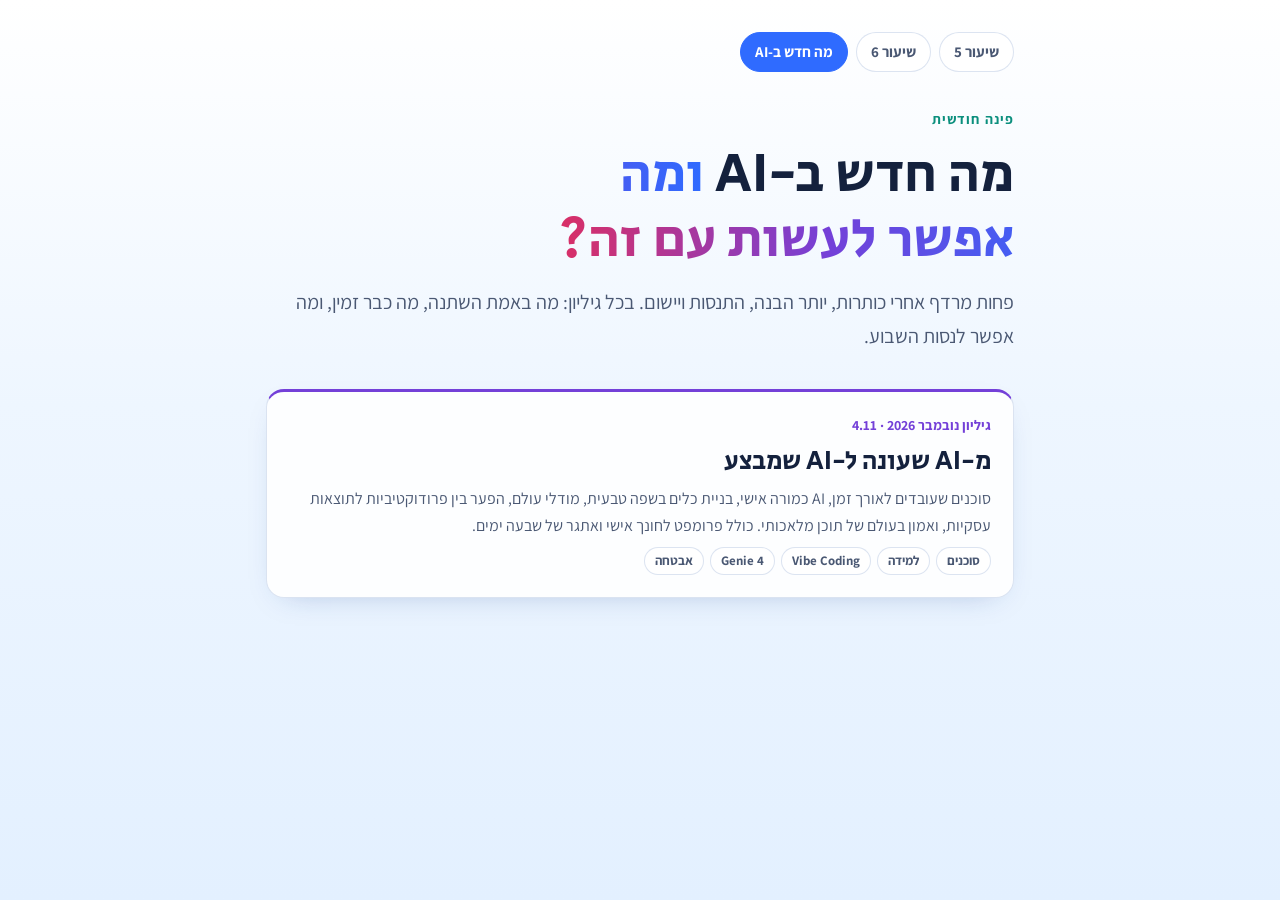
<file: ai-news/index.html>
<!doctype html>
<html lang="he" dir="rtl">
<head>
<meta charset="utf-8">
<meta name="viewport" content="width=device-width,initial-scale=1">
<title>מה חדש ב-AI</title>
<meta name="description" content="פינה חודשית: פחות מרדף אחרי כותרות, יותר הבנה, התנסות ויישום.">
<link rel="preconnect" href="https://fonts.googleapis.com">
<link rel="preconnect" href="https://fonts.gstatic.com" crossorigin>
<link rel="stylesheet" href="https://fonts.googleapis.com/css2?family=Secular+One&family=Assistant:wght@400;600;700&display=swap">
<style>
:root{color-scheme:light;--ink:#14213D;--muted:#4A5873;--line:rgba(40,90,170,.16);--s1:#2F6BFF;--s2:#D92F66;--s3:#0B8F7D;--s5:#7440D8;
  --display:"Secular One","Assistant","Arial Hebrew",Arial,sans-serif;--body:"Assistant","Arial Hebrew",Arial,sans-serif}
*{box-sizing:border-box}
html{background:#fff}
body{margin:0;background:linear-gradient(180deg,#FFFFFF 0%,#EEF6FF 45%,#E3F0FF 100%);min-height:100vh;color:var(--ink);font-family:var(--body);font-size:18px;line-height:1.7}
.wrap{max-width:780px;margin:0 auto;padding:32px 16px 72px;display:grid;gap:36px}
h1,h2{font-family:var(--display);font-weight:400;margin:0;line-height:1.2;text-wrap:balance}
p{margin:0}
.navbar{display:flex;flex-wrap:wrap;gap:8px}
.navbar a{padding:6px 14px;border-radius:999px;border:1px solid var(--line);background:#fff;color:var(--muted);text-decoration:none;font-weight:700;font-size:15px}
.navbar a[aria-current]{background:var(--s1);border-color:var(--s1);color:#fff}
.hero{display:grid;gap:12px}
.eyebrow{font-size:14px;font-weight:700;letter-spacing:.08em;color:var(--s3)}
.hero h1{font-size:clamp(34px,6vw,54px)}
.hero h1 span{background:linear-gradient(90deg,var(--s2),var(--s5),var(--s1));-webkit-background-clip:text;background-clip:text;color:transparent}
.lead{color:var(--muted);font-size:20px}
.issues{display:grid;gap:16px}
.issue{display:grid;gap:8px;padding:22px;border-radius:18px;background:rgba(255,255,255,.88);border:1px solid var(--line);border-top:3px solid var(--s5);
  text-decoration:none;color:inherit;box-shadow:0 10px 30px -18px rgba(20,60,140,.35);transition:transform .2s ease,box-shadow .2s ease}
.issue:hover,.issue:focus-visible{transform:translateY(-2px);box-shadow:0 18px 40px -18px rgba(116,64,216,.5)}
.issue:focus-visible{outline:2px solid var(--s5);outline-offset:3px}
.issue .when{font-size:14px;font-weight:700;color:var(--s5)}
.issue h2{font-size:26px}
.issue p{color:var(--muted);font-size:16px}
.tags{display:flex;flex-wrap:wrap;gap:6px}
.tags span{font-size:13px;font-weight:700;padding:2px 10px;border-radius:999px;border:1px solid var(--line);color:var(--muted);background:#fff}
@media (prefers-reduced-motion:reduce){.issue{transition:none}}
</style>
</head>
<body>
<div class="wrap">
  <nav class="navbar" aria-label="ניווט">
    <a href="../">שיעור 5</a>
    <a href="../lesson6/">שיעור 6</a>
    <a href="./" aria-current="page">מה חדש ב-AI</a>
  </nav>
  <header class="hero">
    <div class="eyebrow">פינה חודשית</div>
    <h1>מה חדש ב-AI <span>ומה אפשר לעשות עם זה?</span></h1>
    <p class="lead">פחות מרדף אחרי כותרות, יותר הבנה, התנסות ויישום. בכל גיליון: מה באמת השתנה, מה כבר זמין, ומה אפשר לנסות השבוע.</p>
  </header>
  <div class="issues">
    <a class="issue" href="2026-11.html">
      <span class="when">גיליון נובמבר 2026 · 4.11</span>
      <h2>מ-AI שעונה ל-AI שמבצע</h2>
      <p>סוכנים שעובדים לאורך זמן, AI כמורה אישי, בניית כלים בשפה טבעית, מודלי עולם, הפער בין פרודוקטיביות לתוצאות עסקיות, ואמון בעולם של תוכן מלאכותי. כולל פרומפט לחונך אישי ואתגר של שבעה ימים.</p>
      <div class="tags"><span>סוכנים</span><span>למידה</span><span>Vibe Coding</span><span>Genie 4</span><span>אבטחה</span></div>
    </a>
  </div>
</div>
</body>
</html>
</file>
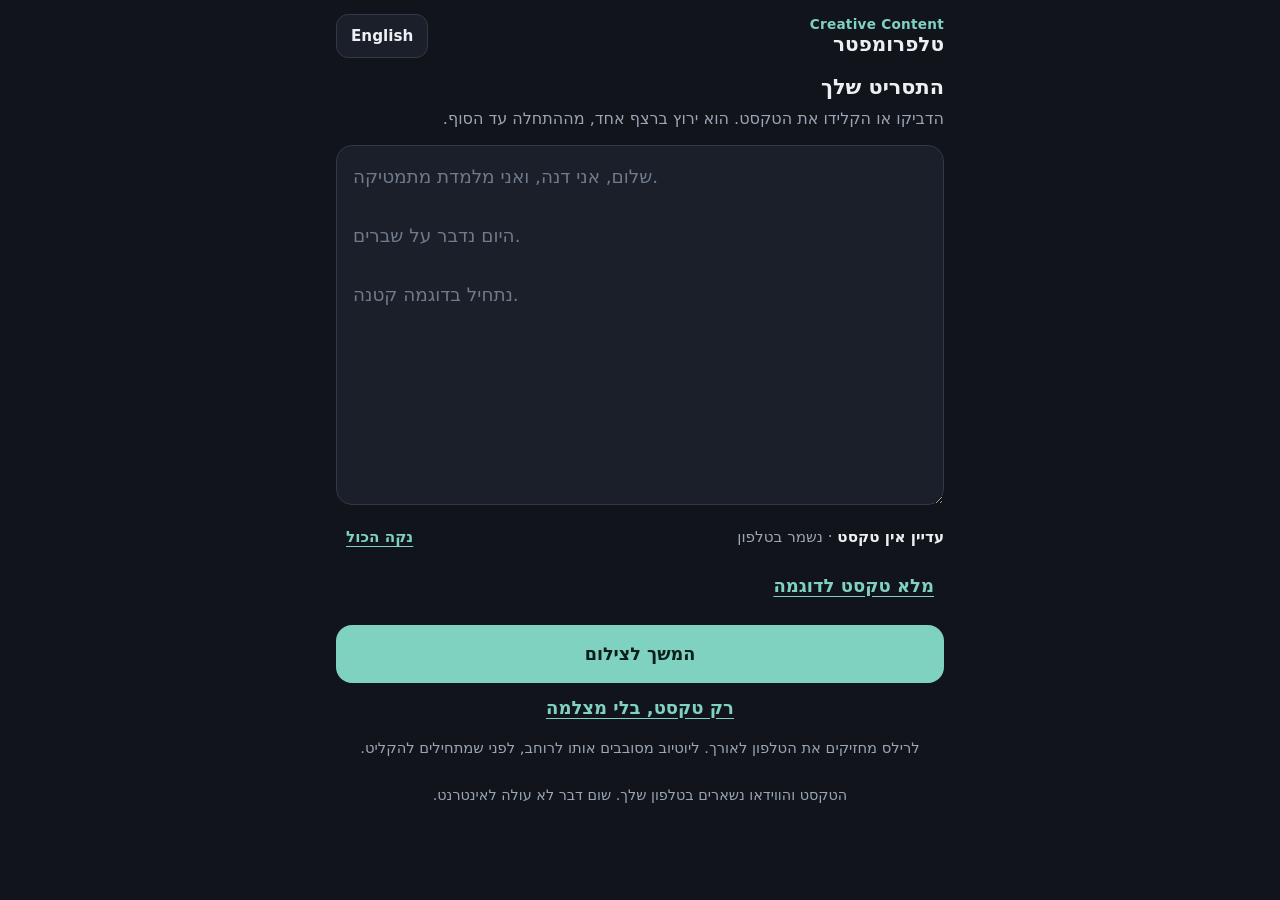
<file: teleprompter/index.html>
<!DOCTYPE html>
<html lang="he" dir="rtl">
<head>
<meta charset="utf-8">
<meta name="viewport" content="width=device-width, initial-scale=1, viewport-fit=cover">
<title>טלפרומפטר Creative Content</title>
<meta http-equiv="Content-Security-Policy" content="default-src 'none'; script-src 'unsafe-inline'; style-src 'unsafe-inline' https://fonts.googleapis.com; font-src https://fonts.gstatic.com; img-src data: blob:; media-src blob: mediastream:; connect-src 'none'; form-action 'none'; base-uri 'none'">
<meta name="referrer" content="no-referrer">
<meta name="theme-color" content="#11141a">
<meta name="apple-mobile-web-app-capable" content="yes">
<meta name="mobile-web-app-capable" content="yes">
<meta name="apple-mobile-web-app-status-bar-style" content="black-translucent">
<meta name="apple-mobile-web-app-title" content="טלפרומפטר">
<link rel="icon" href="data:image/svg+xml,%3Csvg xmlns='http://www.w3.org/2000/svg' viewBox='0 0 64 64'%3E%3Crect width='64' height='64' rx='14' fill='%2311141a'/%3E%3Cpath d='M14 22h36M14 32h36M20 42h24' stroke='%237fd1c0' stroke-width='5' stroke-linecap='round'/%3E%3C/svg%3E">
<link rel="preconnect" href="https://fonts.googleapis.com">
<link rel="preconnect" href="https://fonts.gstatic.com" crossorigin>
<link href="https://fonts.googleapis.com/css2?family=Assistant:wght@400;600;700&display=swap" rel="stylesheet">
<style>
:root{
  --bg:#11141a; --surface:#1a1f29; --surface2:#242b38; --line:#303949;
  --text:#eceff4; --muted:#9aa5b5; --accent:#7fd1c0; --accent-ink:#0c1f1b; --rec:#e5484d;
  --font:"Assistant","Heebo","Rubik",system-ui,-apple-system,"Segoe UI",Arial,sans-serif;
  --sat:env(safe-area-inset-top,0px); --sab:env(safe-area-inset-bottom,0px);
  --sal:env(safe-area-inset-left,0px); --sar:env(safe-area-inset-right,0px);
}
*{box-sizing:border-box}
html{-webkit-text-size-adjust:100%}
body{margin:0;background:var(--bg);color:var(--text);font-family:var(--font);font-size:18px;line-height:1.5;min-height:100vh;min-height:100dvh;-webkit-tap-highlight-color:transparent}
body.lock{overflow:hidden}
button{font:inherit;color:inherit;cursor:pointer;touch-action:manipulation}
[hidden]{display:none!important}
#satProbe{position:fixed;top:0;left:0;width:0;height:var(--sat);visibility:hidden;pointer-events:none}

/* ---------- App shell ---------- */
.app{max-width:640px;margin:0 auto;padding:calc(14px + var(--sat)) calc(16px + var(--sar)) calc(28px + var(--sab)) calc(16px + var(--sal))}
.top{display:flex;align-items:center;justify-content:space-between;gap:12px;margin-bottom:14px}
.top h1{margin:0;font-size:1.25rem;font-weight:700;line-height:1.2}
.top h1 span{display:block;font-size:.85rem;font-weight:600;color:var(--accent);letter-spacing:.02em}
.lang{min-height:44px;padding:0 14px;border-radius:12px;border:1px solid var(--line);background:var(--surface);font-weight:600;font-size:.95rem;flex:none}
.steps{display:grid;grid-template-columns:repeat(3,1fr);gap:8px;margin-bottom:18px}
.step{min-height:56px;border-radius:14px;border:1px solid var(--line);background:var(--surface);display:flex;align-items:center;justify-content:center;gap:8px;font-weight:600;font-size:1rem;padding:0 6px}
.step b{width:26px;height:26px;border-radius:50%;background:var(--surface2);display:grid;place-items:center;font-size:.85rem;flex:none}
.step[aria-current=true]{border-color:var(--accent);color:var(--accent)}
.step[aria-current=true] b{background:var(--accent);color:var(--accent-ink)}
h2{font-size:1.3rem;margin:0 0 4px}
.sub{color:var(--muted);margin:0 0 14px;font-size:1rem}
.small{color:var(--muted);font-size:.92rem;margin:6px 0 0}
.privacy{color:var(--muted);font-size:.9rem;text-align:center;margin:26px 0 0}

.btn{min-height:58px;border-radius:16px;padding:0 20px;font-weight:700;font-size:1.1rem;border:1px solid var(--line);background:var(--surface2);flex:1}
.btn.primary{background:var(--accent);color:var(--accent-ink);border-color:transparent}
.btn.ghost{background:transparent}
.btn:active,.step:active,.lang:active{filter:brightness(1.15)}
.row{display:flex;gap:10px;margin-top:16px}
.linkbtn{background:none;border:0;color:var(--accent);min-height:48px;padding:0 10px;font-weight:600;text-decoration:underline;text-underline-offset:4px}
:focus-visible{outline:3px solid var(--accent);outline-offset:2px}

/* ---------- Editor ---------- */
textarea{width:100%;min-height:40vh;font:inherit;font-size:1.15rem;line-height:1.6;padding:16px;border-radius:16px;background:var(--surface);border:1px solid var(--line);color:var(--text);resize:vertical;display:block}
textarea::placeholder{color:#6f7a8b}
textarea:focus{outline:none;border-color:var(--accent)}
.edmeta{display:flex;justify-content:space-between;align-items:center;gap:10px;margin-top:8px;color:var(--muted);font-size:.95rem;min-height:48px}
.edmeta strong{color:var(--text)}
.takes{list-style:none;margin:10px 0 0;padding:0;display:grid;gap:6px}
.takes li{display:flex;align-items:center;gap:10px;background:var(--surface);border-radius:12px;padding:8px 12px;min-width:0}
.takes b{flex:none;min-width:30px;height:30px;border-radius:9px;background:var(--surface2);color:var(--accent);display:grid;place-items:center;font-size:.9rem}
.takes span{white-space:nowrap;overflow:hidden;text-overflow:ellipsis;min-width:0;color:var(--muted)}

/* ---------- Settings ---------- */
.field{background:var(--surface);border:1px solid var(--line);border-radius:16px;padding:12px 16px;margin-bottom:10px}
.field .lbl{display:flex;justify-content:space-between;align-items:center;font-weight:600}
.field output{color:var(--accent);font-variant-numeric:tabular-nums}
.flabel{font-weight:600;margin-bottom:8px}
input[type=range]{-webkit-appearance:none;appearance:none;width:100%;height:46px;background:transparent;margin:0;display:block}
input[type=range]::-webkit-slider-runnable-track{height:8px;border-radius:8px;background:var(--line)}
input[type=range]::-webkit-slider-thumb{-webkit-appearance:none;width:34px;height:34px;border-radius:50%;background:var(--accent);margin-top:-13px;border:0}
input[type=range]::-moz-range-track{height:8px;border-radius:8px;background:var(--line)}
input[type=range]::-moz-range-thumb{width:34px;height:34px;border-radius:50%;background:var(--accent);border:0}
.seg{display:grid;grid-auto-flow:column;grid-auto-columns:1fr;gap:6px}
.seg button{min-height:54px;border-radius:12px;border:1px solid var(--line);background:var(--surface2);font-weight:600;font-size:1rem;padding:4px 6px;line-height:1.2}
.seg button[aria-pressed=true]{background:var(--accent);color:var(--accent-ink);border-color:transparent}
.switch{display:flex;align-items:center;justify-content:space-between;gap:16px;min-height:52px;font-weight:600;cursor:pointer}
.switch + .switch{border-top:1px solid var(--line)}
.switch input{-webkit-appearance:none;appearance:none;width:58px;height:34px;border-radius:34px;background:var(--line);position:relative;flex:none;transition:background .2s;margin:0;cursor:pointer}
.switch input::after{content:"";position:absolute;top:4px;inset-inline-start:4px;width:26px;height:26px;border-radius:50%;background:#fff;transition:inset-inline-start .2s}
.switch input:checked{background:var(--accent)}
.switch input:checked::after{inset-inline-start:28px}
.preview{background:#000;border-radius:16px;height:150px;overflow:hidden;position:relative;margin-bottom:10px;border:1px solid var(--line)}
.preview div{margin:0 auto;padding-top:14px;font-weight:700;text-align:center;color:#fff}

/* ---------- Prompter ---------- */
#prompter{--lift:76px;position:fixed;inset:0;z-index:50;background:#000;overflow:hidden;user-select:none;-webkit-user-select:none;-webkit-touch-callout:none}
#cam{position:absolute;inset:0;width:100%;height:100%;object-fit:contain;transform:scaleX(-1);background:#000}
#prompter.txt #cam{display:none}
#stage{position:absolute;inset:0;touch-action:none}
.strip{position:absolute;left:0;right:0;overflow:hidden;pointer-events:none}
#prompter.cam .strip{background:rgba(0,0,0,var(--dim,.3));border-bottom:1px solid rgba(255,255,255,.22)}
#prompter.txt.pos-top .strip{-webkit-mask-image:linear-gradient(#000 85%,transparent);mask-image:linear-gradient(#000 85%,transparent)}
#prompter.cam.pos-center .strip,#prompter.cam.pos-bottom .strip{border-top:1px solid rgba(255,255,255,.22)}
.flip{position:absolute;inset:0}
.flip.mh{transform:scaleX(-1)}
.flip.mv{transform:scaleY(-1)}
.flip.mh.mv{transform:scale(-1,-1)}
.readline{position:absolute;left:0;right:0;height:0;border-top:2px solid rgba(127,209,192,.55)}
.readline::before,.readline::after{content:"";position:absolute;top:-9px;border:8px solid transparent}
.readline::before{left:0;border-left-color:var(--accent)}
.readline::after{right:0;border-right-color:var(--accent)}
#scroller{position:relative;margin:0 auto;font-weight:700;color:#fff;text-align:center;will-change:transform;text-shadow:0 0 3px #000,0 0 6px rgba(0,0,0,.9),0 2px 12px rgba(0,0,0,.9)}
.tk{margin-bottom:.9em}
.tk:last-child{margin-bottom:0}
.tk-label{font-size:.42em;color:var(--accent);font-weight:600;line-height:1.6}
.tk-text{white-space:pre-line;overflow-wrap:anywhere}
.count{position:absolute;inset:0;display:grid;place-items:center;background:rgba(0,0,0,.4);font-size:min(42vw,42vh);font-weight:700;pointer-events:none;color:#fff;text-shadow:0 4px 30px rgba(0,0,0,.7)}

.hud{position:absolute;left:0;right:0;bottom:0;padding:30px calc(10px + var(--sar)) calc(10px + var(--sab) + var(--lift)) calc(10px + var(--sal));background:linear-gradient(transparent,rgba(0,0,0,.8) 60%);display:flex;flex-direction:column;gap:8px;align-items:center;pointer-events:none}
.hud button,.hud input{pointer-events:auto}
.speedrow{display:flex;align-items:center;gap:10px;width:100%;max-width:400px;background:rgba(20,24,31,.78);border-radius:999px;padding:0 16px}
.speedrow input{flex:1;min-width:0}
.speedrow output{flex:none;min-width:74px;text-align:center;font-weight:700;font-size:.9rem;color:var(--accent);font-variant-numeric:tabular-nums}
.status{display:flex;gap:6px;flex-wrap:wrap;justify-content:center;font-size:.9rem;font-weight:600}
.pill{background:rgba(20,24,31,.72);border-radius:999px;padding:4px 12px;white-space:nowrap}
.recpill{display:inline-flex;align-items:center;gap:6px;font-variant-numeric:tabular-nums;background:rgba(229,72,77,.9)}
.recpill i{width:10px;height:10px;border-radius:50%;background:#fff;animation:blink 1s infinite}
@keyframes blink{50%{opacity:.25}}
#prompter.recording::after{content:"";position:absolute;inset:0;border:5px solid var(--rec);pointer-events:none;z-index:3}
.recpill{font-size:1.05rem;padding:6px 14px}
.hintline{font-size:.95rem;color:#fff;text-align:center;background:rgba(20,24,31,.72);border-radius:12px;padding:6px 14px;max-width:100%}
.ctrls{display:flex;align-items:center;justify-content:center;gap:clamp(6px,3vw,18px);width:100%}
.cbtn{width:62px;min-height:56px;border-radius:16px;border:0;background:rgba(32,38,49,.8);color:#fff;display:flex;flex-direction:column;align-items:center;justify-content:center;gap:2px;font-size:.72rem;font-weight:600;padding:6px 2px;line-height:1.1}
.cbtn svg{width:24px;height:24px;fill:none;stroke:currentColor;stroke-width:2.2;stroke-linecap:round;stroke-linejoin:round}
[dir=rtl] .dir-icon{transform:scaleX(-1)}
.rec{width:72px;height:72px;border-radius:50%;border:4px solid #fff;background:rgba(0,0,0,.25);display:grid;place-items:center;padding:0;flex:none}
.rec i{width:54px;height:54px;border-radius:50%;background:var(--rec);transition:all .2s}
.recording .rec i{width:26px;height:26px;border-radius:8px}
.playbtn{width:72px;height:72px;border-radius:50%;border:0;background:var(--accent);color:var(--accent-ink);display:grid;place-items:center;padding:0;flex:none}
.playbtn svg{width:36px;height:36px;fill:currentColor}
#prompter.cam .only-text,#prompter.txt .only-cam{display:none!important}
#prompter:not(.playing) .i-pause,#prompter.playing .i-play{display:none}
#bPlay2{background:rgba(127,209,192,.28);outline:1px solid rgba(127,209,192,.6)}

.sheet{position:absolute;inset:0;background:#0c0e13;display:flex;flex-direction:column;align-items:center;justify-content:center;gap:12px;padding:calc(16px + var(--sat)) calc(18px + var(--sar)) calc(16px + var(--sab)) calc(18px + var(--sal));z-index:5;overflow:auto;user-select:text;-webkit-user-select:text;text-align:center}
.sheet > *{max-width:520px;width:100%}
.sheet h2{margin:0}
.sheet p{margin:0;white-space:pre-line}
.sheet .row{margin-top:4px}
#rvVideo{max-height:52vh;border-radius:14px;background:#000;width:auto;max-width:100%}
.fname{color:var(--muted);font-size:.95rem;font-family:ui-monospace,Menlo,monospace}
.savedmsg{color:var(--accent);font-weight:700}
.steps-txt{text-align:start;background:var(--surface);border-radius:14px;padding:14px 16px;font-size:1rem}

.setsheet{position:absolute;left:0;right:0;bottom:0;max-height:50%;overflow:auto;-webkit-overflow-scrolling:touch;background:#12161d;border-radius:20px 20px 0 0;border-top:1px solid var(--line);padding:0 calc(14px + var(--sar)) calc(14px + var(--sab) + var(--lift)) calc(14px + var(--sal));z-index:4}
.sethead{display:flex;align-items:center;justify-content:space-between;gap:12px;position:sticky;top:0;background:#12161d;padding:10px 0;z-index:1}
.sethead h2{margin:0;font-size:1.15rem}
.sethead .btn{flex:none;min-height:42px;padding:0 24px;font-size:1rem}
#prompter.setting .hud{display:none}
#prompter input[type=range]{height:38px}
#prompter input[type=range]::-webkit-slider-thumb{width:24px;height:24px;margin-top:-9px}
#prompter input[type=range]::-moz-range-thumb{width:24px;height:24px}
#prompter input[type=range]::-webkit-slider-runnable-track{height:6px}
.setsheet .field{padding:6px 12px;margin-bottom:6px;font-size:.95rem}
.setsheet #sliders .field{display:grid;grid-template-columns:minmax(0,46%) 1fr;align-items:center;gap:10px}
.setsheet .flabel{margin-bottom:6px}
.setsheet .seg button{min-height:42px;font-size:.95rem}
.setsheet .switch{min-height:42px}
.setsheet .switch input{width:46px;height:28px}
.setsheet .switch input::after{top:3px;inset-inline-start:3px;width:22px;height:22px}
.setsheet .switch input:checked::after{inset-inline-start:21px}
.setsheet .small{font-size:.85rem;margin:2px 0 4px}
.center{text-align:center}
#recoverBox{border-color:var(--accent);margin-bottom:16px}
#recoverBox .row{margin-top:8px}
#recoverBox .btn{min-height:50px;font-size:1rem}
#prompter.recover .hud,#prompter.recover .strip{display:none}
.warn{color:#ffd27a;font-weight:700}

#toast{position:fixed;left:50%;top:46%;transform:translate(-50%,-50%);background:rgba(20,24,31,.94);color:#fff;padding:12px 20px;border-radius:14px;font-weight:700;font-size:1.1rem;z-index:100;opacity:0;pointer-events:none;transition:opacity .2s;max-width:86vw;text-align:center;border:1px solid var(--line)}
#toast.on{opacity:1}

@media (orientation:landscape){
  .setsheet{left:auto;right:0;top:0;width:48%;max-height:none;border-radius:0;border-top:0;border-left:1px solid var(--line);padding-top:var(--sat)}
}
@media (orientation:landscape) and (max-height:520px){
  #prompter{--lift:44px}
  .hud{padding-top:10px;gap:4px 12px;flex-direction:row;flex-wrap:wrap;justify-content:center}
  .status,.hintline{width:100%;text-align:center}
  .speedrow{flex:1;max-width:340px}
  .ctrls{width:auto}
  .cbtn{min-height:50px}
  .cbtn span{display:none}
  .rec,.playbtn{width:60px;height:60px}
  .rec i{width:44px;height:44px}
  .hintline{font-size:.85rem;padding:3px 10px}
}
@media (prefers-reduced-motion:reduce){*{transition:none!important;animation:none!important}}
</style>
</head>
<body>
<svg width="0" height="0" style="position:absolute" aria-hidden="true"><defs>
  <symbol id="i-x" viewBox="0 0 24 24"><path d="M6 6l12 12M18 6L6 18"/></symbol>
  <symbol id="i-next" viewBox="0 0 24 24"><path d="M9 5l7 7-7 7"/></symbol>
  <symbol id="i-prev" viewBox="0 0 24 24"><path d="M15 5l-7 7 7 7"/></symbol>
  <symbol id="i-restart" viewBox="0 0 24 24"><path d="M4 12a8 8 0 1 0 2.6-5.9M4 4v5h5"/></symbol>
  <symbol id="i-set" viewBox="0 0 24 24"><path d="M4 7h8M18 7h2M4 17h2M12 17h8"/><circle cx="15" cy="7" r="2.6"/><circle cx="9" cy="17" r="2.6"/></symbol>
  <symbol id="i-play" viewBox="0 0 24 24"><path d="M8 5v14l11-7z"/></symbol>
  <symbol id="i-pause" viewBox="0 0 24 24"><path d="M7 5h4v14H7zM13 5h4v14h-4z"/></symbol>
</defs></svg>
<i id="satProbe"></i>

<div class="app" id="app">
  <header class="top">
    <h1><span>Creative Content</span><b data-i18n="appName"></b></h1>
    <button class="lang" id="langBtn" type="button"></button>
  </header>

  <section id="scr-editor">
    <div class="field" id="recoverBox" hidden>
      <div class="flabel" id="recoverMsg"></div>
      <div class="row">
        <button class="btn primary" id="recoverOpen" type="button" data-i18n="recoverOpen"></button>
        <button class="btn" id="recoverDel" type="button" data-i18n="recoverDel"></button>
      </div>
    </div>
    <h2 data-i18n="edTitle"></h2>
    <p class="sub" data-i18n="edSub"></p>
    <textarea id="script" dir="auto" data-i18n-ph="edPh" autocomplete="off" autocapitalize="sentences"></textarea>
    <div class="edmeta">
      <span><strong id="takeCount"></strong> · <span id="saveState"></span></span>
      <button class="linkbtn" id="clearBtn" type="button" data-i18n="clear"></button>
    </div>
    <button class="linkbtn" id="sampleBtn" type="button" data-i18n="sample"></button>
    <div class="row">
      <button class="btn primary" id="startCam" type="button" data-i18n="startCam"></button>
    </div>
    <div class="center"><button class="linkbtn" id="startText" type="button" data-i18n="startText"></button></div>
    <p class="small center" data-i18n="oriTip"></p>
  </section>

  <p class="privacy" data-i18n="privacy"></p>
</div>

<div id="prompter" hidden>
  <video id="cam" autoplay muted playsinline></video>
  <div id="stage"></div>
  <div class="strip" id="strip"><div class="flip" id="flip">
    <div class="readline" id="readline"></div>
    <div id="scroller"></div>
  </div></div>
  <div class="count" id="count" hidden></div>

  <div class="hud">
    <div class="status">
      <span class="pill recpill" id="recPill" hidden><i></i><span data-i18n="recLbl"></span><span id="recTime">00:00</span></span>
      <span class="pill only-cam" id="oriPill" hidden></span>
    </div>
    <div class="hintline" id="hint"></div>
    <div class="speedrow">
      <input type="range" id="spRange" min="0" max="20" step="1">
      <output id="spVal"></output>
    </div>
    <div class="ctrls">
      <button class="cbtn" id="bExit" type="button"><svg><use href="#i-x"/></svg><span data-i18n="exit"></span></button>
      <button class="cbtn" id="bSet" type="button"><svg><use href="#i-set"/></svg><span data-i18n="tabSettings"></span></button>
      <button class="rec only-cam" id="bRec" type="button"><i></i></button>
      <button class="playbtn only-text" id="bPlay" type="button"><svg class="i-play"><use href="#i-play"/></svg><svg class="i-pause"><use href="#i-pause"/></svg></button>
      <button class="cbtn only-cam" id="bPlay2" type="button"><svg class="i-play"><use href="#i-play"/></svg><svg class="i-pause"><use href="#i-pause"/></svg><span id="bPlay2Lbl"></span></button>
      <button class="cbtn" id="bRestart" type="button"><svg><use href="#i-restart"/></svg><span data-i18n="restart"></span></button>
    </div>
  </div>

  <div class="setsheet" id="setSheet" hidden>
    <div class="sethead"><h2 data-i18n="setTitle"></h2><button class="btn primary" id="setDone" type="button" data-i18n="finish"></button></div>
    <div id="sliders"></div>
    <div class="field">
      <div class="flabel" data-i18n="position"></div>
      <div class="seg" data-seg="position">
        <button type="button" data-val="top" data-i18n="posTop"></button>
        <button type="button" data-val="center" data-i18n="posCenter"></button>
        <button type="button" data-val="bottom" data-i18n="posBottom"></button>
      </div>
    </div>
    <div class="field">
      <label class="switch"><span data-i18n="countdown"></span><input type="checkbox" data-set="countdown"></label>
      <label class="switch"><span data-i18n="sound"></span><input type="checkbox" data-set="sound"></label>
      <label class="switch"><span data-i18n="mirrorH"></span><input type="checkbox" data-set="mirrorH"></label>
      <label class="switch"><span data-i18n="mirrorV"></span><input type="checkbox" data-set="mirrorV"></label>
      <p class="small" data-i18n="mirrorTip"></p>
    </div>
  </div>

  <div class="sheet" id="camErr" hidden>
    <h2 data-i18n="camErrTitle"></h2>
    <p id="camErrMsg"></p>
    <p class="steps-txt" id="camErrSteps"></p>
    <div class="row">
      <button class="btn" id="camRetry" type="button" data-i18n="retry"></button>
      <button class="btn primary" id="camTextOnly" type="button" data-i18n="continueText"></button>
    </div>
  </div>

  <div class="sheet" id="review" hidden>
    <h2 id="rvTitle"></h2>
    <video id="rvVideo" controls playsinline></video>
    <div class="fname" id="rvName" dir="ltr"></div>
    <div class="savedmsg" id="rvSaved" hidden data-i18n="savedMsg"></div>
    <div class="row">
      <button class="btn primary" id="rvSave" type="button"></button>
      <button class="btn" id="rvRetake" type="button" data-i18n="retake"></button>
    </div>
    <div class="row" id="rvNextRow" hidden>
      <button class="btn primary" id="rvNext" type="button"></button>
    </div>
    <button class="linkbtn" id="rvDownload" type="button" hidden data-i18n="downloadFile"></button>
    <p class="small" id="rvHint"></p>
  </div>
</div>

<div id="toast" role="status" aria-live="polite"></div>

<script>
(() => {
'use strict';
const $ = s => document.querySelector(s);
const $$ = s => [...document.querySelectorAll(s)];

const store = {
  get(k, d) { try { const v = localStorage.getItem(k); return v === null ? d : JSON.parse(v); } catch (e) { return d; } },
  set(k, v) { try { localStorage.setItem(k, JSON.stringify(v)); } catch (e) {} }
};

/* ---------- Texts ---------- */
const I18N = {
  he: {
    appName: 'טלפרומפטר', langBtn: 'English',
    tabText: 'טקסט', tabSettings: 'הגדרות', tabPrompter: 'צילום',
    edTitle: 'התסריט שלך',
    edSub: 'הדביקו או הקלידו את הטקסט. הוא ירוץ ברצף אחד, מההתחלה עד הסוף.',
    edPh: 'שלום, אני דנה, ואני מלמדת מתמטיקה.\n\nהיום נדבר על שברים.\n\nנתחיל בדוגמה קטנה.',
    wordsN: n => n === 0 ? 'עדיין אין טקסט' : n + ' מילים',
    savedLocal: 'נשמר בטלפון', saving: 'שומר…',
    clear: 'נקה הכול', clearConfirm: 'למחוק את כל הטקסט?',
    splitLines: 'כל שורה היא טייק נפרד',
    sample: 'מלא טקסט לדוגמה',
    sampleText: 'שלום, וברוכים הבאים לשיעור.\n\nהיום נלמד איך לצלם סרטון קצר וברור, גם בלי ניסיון.\n\nנתחיל משלושה כללים פשוטים: אור מול הפנים, טלפון בגובה העיניים, ומשפטים קצרים.',
    startCam: 'המשך לצילום', startText: 'רק טקסט, בלי מצלמה',
    setTitle: 'הגדרות', setSub: 'אפשר לשנות הכול גם אחר כך. ההגדרות נשמרות בטלפון.',
    mode: 'מצב עבודה', modeCam: 'מצלמה וטקסט', modeText: 'טקסט בלבד',
    oriTip: 'לרילס מחזיקים את הטלפון לאורך. ליוטיוב מסובבים אותו לרוחב, לפני שמתחילים להקליט.',
    pvSample: 'כך ייראה הטקסט על המסך בזמן הקריאה',
    fontSize: 'גודל גופן', speed: 'מהירות גלילה', lineHeight: 'מרווח בין שורות', width: 'רוחב הטקסט',
    position: 'מיקום חלון הטקסט', posTop: 'למעלה', posCenter: 'מרכז', posBottom: 'למטה', winHeight: 'גובה חלון הטקסט', bgDim: 'כהות הרקע של הטקסט', sound: 'צליל בספירה לאחור', recLbl: 'מקליט',
    posTip: '"למעלה" מציב את הטקסט ממש מתחת למצלמה הקדמית, כך שהעיניים נשארות קרובות לעדשה.',
    countdown: 'ספירה לאחור של 3 שניות', mirrorH: 'היפוך מראה אופקי', mirrorV: 'היפוך מראה אנכי',
    mirrorTip: 'ההיפוך מיועד רק למי שמשתמש בזכוכית טלפרומפטר.',
    backToText: 'חזרה לטקסט', start: 'התחל',
    privacy: 'הטקסט והווידאו נשארים בטלפון שלך. שום דבר לא עולה לאינטרנט.',
    needText: 'קודם כתבו או הדביקו טקסט',
    exit: 'יציאה', prevTake: 'טייק קודם', nextTake: 'טייק הבא', restart: 'מההתחלה',
    record: 'התחל הקלטה', stopRec: 'עצור הקלטה', playPause: 'הפעל או עצור',
    takeOf: (i, n) => 'טייק ' + i + ' מתוך ' + n,
    takeN: n => 'טייק ' + n,
    speedN: v => v === 0 ? 'ידני' : 'מהירות ' + v,
    playLbl: 'הפעל טקסט', pauseLbl: 'עצור טקסט', aSlower: 'לאט יותר', aFaster: 'מהר יותר', aSpeed: 'מהירות גלילה',
    hintStart: 'געו במסך כדי להתחיל. גרירה באצבע גוללת את הטקסט ידנית.',
    hintCam: 'הכפתור האדום מקליט. נגיעה במסך מפעילה ועוצרת את הטקסט, גרירה גוללת ידנית.',
    hintPaused: 'מושהה. נגיעה ממשיכה, גרירה גוללת ידנית.',
    hintEnd: 'סוף הטקסט',
    hintCount: 'מתחילים… נגיעה מבטלת',
    swipeTip: 'החלקה למעלה או למטה משנה מהירות',
    lastTake: 'זה הטייק האחרון', firstTake: 'זה הטייק הראשון',
    stopFirst: 'עצרו את ההקלטה קודם',
    oriPortrait: 'לאורך · רילס', oriLandscape: 'לרוחב · יוטיוב',
    camErrTitle: 'אין גישה למצלמה',
    errDenied: 'הדפדפן לא קיבל הרשאה למצלמה ולמיקרופון.',
    errDeniedSteps: 'באייפון: הגדרות ← אפליקציות ← Safari ← מצלמה, ובחרו "אפשר". אותו דבר למיקרופון.\n\nבאנדרואיד: געו בסמל שליד כתובת האתר ← הרשאות, ואשרו מצלמה ומיקרופון.\n\nאחר כך חזרו לכאן ולחצו "נסה שוב".',
    errInsecure: 'המצלמה פועלת רק בכתובת מאובטחת, שמתחילה ב-https.',
    errInsecureSteps: 'פתחו את הקישור שקיבלתם ב-Safari (אייפון) או ב-Chrome (אנדרואיד).',
    errNotFound: 'לא נמצאה מצלמה או מיקרופון במכשיר הזה.',
    errNotFoundSteps: 'אפשר להמשיך לעבוד במצב טקסט בלבד.',
    errInUse: 'המצלמה תפוסה כרגע.',
    errInUseSteps: 'סגרו אפליקציות אחרות שמשתמשות במצלמה (שיחת וידאו, מצלמה), ולחצו "נסה שוב".',
    errInApp: '\n\nנראה שהקישור נפתח בתוך אפליקציה אחרת. געו בתפריט ובחרו "פתח בדפדפן".',
    retry: 'נסה שוב', continueText: 'המשך בלי מצלמה',
    noRecorder: 'הדפדפן הזה לא תומך בהקלטה. עדכנו את הטלפון, או עבדו במצב טקסט בלבד.',
    recFail: 'ההקלטה נכשלה. נסו שוב.',
    camStopped: 'המצלמה נעצרה. מפעיל אותה מחדש…',
    rvTitle: 'הסרטון נשמר', rvTitleUnsaved: 'נשאר צעד אחד: לשמור', close: 'סגור',
    rvWarn: 'הסרטון עדיין לא בגלריה. לחצו "שמור".',
    recoverUnsaved: 'נמצאה הקלטה שלא נשמרה. היא עדיין כאן, בדפדפן.',
    recoverSaved: 'ההקלטה האחרונה עדיין שמורה כאן, למקרה שלא מצאתם אותה בטלפון.',
    recoverOpen: 'פתח ושמור', recoverDel: 'מחק', recoverDelConfirm: 'למחוק את ההקלטה לצמיתות?',
    confirmOverwrite: 'יש הקלטה קודמת שלא נשמרה. הקלטה חדשה תמחק אותה. להמשיך?',
    recoverFail: 'לא הצלחתי לפתוח את ההקלטה.',
    save: 'שמור', saveAgain: 'שמור שוב', retake: 'צלם שוב', finish: 'סיום',
    downloadFile: 'הורד כקובץ', savedMsg: 'נשמר ✓',
    rvHintShare: 'בתפריט שייפתח בחרו "שמור וידאו", והסרטון יגיע לגלריה.',
    rvHintDl: 'הקובץ יירד לתיקיית ההורדות.',
    confirmDiscard: 'הסרטון עדיין לא נשמר בגלריה. לצאת? הוא יישאר זמין במסך הראשי.',
    confirmStopRec: 'ההקלטה תיעצר. לצאת? מה שצולם יישאר זמין במסך הראשי.',
    saveOrRetake: 'שמרו את הסרטון או צלמו שוב'
  },
  en: {
    appName: 'Teleprompter', langBtn: 'עברית',
    tabText: 'Script', tabSettings: 'Settings', tabPrompter: 'Record',
    edTitle: 'Your script',
    edSub: 'Paste or type your text. It runs as one continuous scroll, start to finish.',
    edPh: 'Hi, I\'m Dana, and I teach math.\n\nToday we\'ll talk about fractions.\n\nLet\'s start with a small example.',
    wordsN: n => n === 0 ? 'No text yet' : n === 1 ? '1 word' : n + ' words',
    savedLocal: 'Saved on this phone', saving: 'Saving…',
    clear: 'Clear all', clearConfirm: 'Delete all the text?',
    splitLines: 'Every line is a separate take',
    sample: 'Fill in sample text',
    sampleText: 'Hello, and welcome to the lesson.\n\nToday we\'ll learn how to film a short, clear video, even with no experience.\n\nWe\'ll start with three simple rules: light on your face, phone at eye level, and short sentences.',
    startCam: 'Continue to camera', startText: 'Text only, no camera',
    setTitle: 'Settings', setSub: 'You can change everything later. Settings are saved on this phone.',
    mode: 'Mode', modeCam: 'Camera and text', modeText: 'Text only',
    oriTip: 'For Reels, hold the phone upright. For YouTube, turn it sideways before you start recording.',
    pvSample: 'This is how the text will look while you read',
    fontSize: 'Font size', speed: 'Scroll speed', lineHeight: 'Line spacing', width: 'Text width',
    position: 'Text position', posTop: 'Top', posCenter: 'Center', posBottom: 'Bottom', winHeight: 'Text window height', bgDim: 'Text background darkness', sound: 'Countdown sound', recLbl: 'REC',
    posTip: '"Top" puts the text right under the front camera, so your eyes stay close to the lens.',
    countdown: '3-second countdown', mirrorH: 'Mirror horizontally', mirrorV: 'Mirror vertically',
    mirrorTip: 'Mirroring is only for teleprompter glass.',
    backToText: 'Back to script', start: 'Start',
    privacy: 'Your text and video stay on your phone. Nothing is uploaded.',
    needText: 'Type or paste some text first',
    exit: 'Exit', prevTake: 'Previous', nextTake: 'Next take', restart: 'Restart',
    record: 'Start recording', stopRec: 'Stop recording', playPause: 'Play or pause',
    takeOf: (i, n) => 'Take ' + i + ' of ' + n,
    takeN: n => 'Take ' + n,
    speedN: v => v === 0 ? 'Manual' : 'Speed ' + v,
    playLbl: 'Run text', pauseLbl: 'Pause text', aSlower: 'Slower', aFaster: 'Faster', aSpeed: 'Scroll speed',
    hintStart: 'Tap the screen to start. Drag to scroll the text by hand.',
    hintCam: 'The red button records. Tap the screen to play or pause the text, drag to scroll by hand.',
    hintPaused: 'Paused. Tap to continue, drag to scroll by hand.',
    hintEnd: 'End of text',
    hintCount: 'Starting… tap to cancel',
    swipeTip: 'Swipe up or down to change speed',
    lastTake: 'This is the last take', firstTake: 'This is the first take',
    stopFirst: 'Stop the recording first',
    oriPortrait: 'Portrait · Reels', oriLandscape: 'Landscape · YouTube',
    camErrTitle: 'No camera access',
    errDenied: 'The browser was not given permission to use the camera and microphone.',
    errDeniedSteps: 'iPhone: Settings → Apps → Safari → Camera, and choose "Allow". Do the same for Microphone.\n\nAndroid: tap the icon next to the site address → Permissions, and allow Camera and Microphone.\n\nThen come back here and tap "Try again".',
    errInsecure: 'The camera only works on a secure address that starts with https.',
    errInsecureSteps: 'Open the link you received in Safari (iPhone) or Chrome (Android).',
    errNotFound: 'No camera or microphone was found on this device.',
    errNotFoundSteps: 'You can keep working in text-only mode.',
    errInUse: 'The camera is busy right now.',
    errInUseSteps: 'Close other apps that use the camera (video call, camera), then tap "Try again".',
    errInApp: '\n\nThis link seems to be open inside another app. Open the menu and choose "Open in browser".',
    retry: 'Try again', continueText: 'Continue without camera',
    noRecorder: 'This browser cannot record. Update your phone, or use text-only mode.',
    recFail: 'Recording failed. Please try again.',
    camStopped: 'The camera stopped. Restarting it…',
    rvTitle: 'Video saved', rvTitleUnsaved: 'One step left: save it', close: 'Close',
    rvWarn: 'This video is not in your gallery yet. Tap "Save".',
    recoverUnsaved: 'An unsaved recording was found. It is still here, in the browser.',
    recoverSaved: 'Your last recording is still kept here, in case you could not find it on your phone.',
    recoverOpen: 'Open and save', recoverDel: 'Delete', recoverDelConfirm: 'Delete this recording permanently?',
    confirmOverwrite: 'There is an earlier unsaved recording. A new recording will delete it. Continue?',
    recoverFail: 'Could not open the recording.',
    save: 'Save', saveAgain: 'Save again', retake: 'Retake', finish: 'Done',
    downloadFile: 'Download as a file', savedMsg: 'Saved ✓',
    rvHintShare: 'In the menu that opens, choose "Save Video" to send it to your gallery.',
    rvHintDl: 'The file will go to your Downloads folder.',
    confirmDiscard: 'This video is not in your gallery yet. Leave? It will stay available on the first screen.',
    confirmStopRec: 'The recording will stop. Leave? What was filmed stays available on the first screen.',
    saveOrRetake: 'Save the video or retake it'
  }
};
let lang = store.get('tcc.lang', 'he') === 'en' ? 'en' : 'he';
function t(key, ...args) {
  const v = I18N[lang][key];
  return typeof v === 'function' ? v(...args) : v;
}

/* ---------- Settings ---------- */
const DEFAULTS = { mode: 'camera', fontSize: 40, speed: 8, lineHeight: 1.4, width: 90, position: 'top', winHeight: 30, bgDim: 30, mirrorH: false, mirrorV: false, countdown: true, sound: true, v: 2 };
const settings = Object.assign({}, DEFAULTS, store.get('tcc.settings', {}));
if (settings.position === 'full') { settings.position = 'top'; settings.winHeight = 100; }
if (!(store.get('tcc.settings', {}).v >= 2)) { settings.winHeight = DEFAULTS.winHeight; settings.bgDim = DEFAULTS.bgDim; settings.v = 2; }
const saveSettings = () => store.set('tcc.settings', settings);
const SLIDERS = [
  ['fontSize', 20, 110, 2, v => String(v)],
  ['lineHeight', 1.1, 2.2, 0.1, v => Number(v).toFixed(1)],
  ['width', 40, 100, 5, v => v + '%'],
  ['winHeight', 20, 100, 5, v => v + '%'],
  ['bgDim', 0, 80, 5, v => v + '%']
];

/* ---------- Elements ---------- */
const scriptEl = $('#script'), takeCount = $('#takeCount'), saveState = $('#saveState');
const prompter = $('#prompter'), cam = $('#cam'), stage = $('#stage'), strip = $('#strip'), flip = $('#flip');
const readline = $('#readline'), scroller = $('#scroller'), countEl = $('#count'), hint = $('#hint');
const recPill = $('#recPill'), recTime = $('#recTime'), oriPill = $('#oriPill'), spRange = $('#spRange'), spVal = $('#spVal');
const camErr = $('#camErr'), review = $('#review'), rvVideo = $('#rvVideo'), toastEl = $('#toast');

let toastTimer = 0;
function toast(msg, ms) {
  toastEl.textContent = msg;
  toastEl.classList.add('on');
  clearTimeout(toastTimer);
  toastTimer = setTimeout(() => toastEl.classList.remove('on'), ms || 1800);
}

/* ---------- Script and takes ---------- */
function parseTakes(text) {
  return String(text || '').replace(/\r\n?/g, '\n').split(/\n(?:[ \t]*\n)+/).map(s => s.trim()).filter(Boolean);
}
function renderTakeList() {
  const words = scriptEl.value.trim().split(/\s+/).filter(Boolean).length;
  takeCount.textContent = t('wordsN', words);
  $('#sampleBtn').hidden = scriptEl.value.trim() !== '';
}
let saveTimer = 0;
function saveScriptNow() {
  clearTimeout(saveTimer);
  store.set('tcc.script', scriptEl.value);
  saveState.textContent = t('savedLocal');
}
function onScriptInput() {
  renderTakeList();
  saveState.textContent = t('saving');
  clearTimeout(saveTimer);
  saveTimer = setTimeout(saveScriptNow, 300);
}

/* ---------- Language ---------- */
function applyLang() {
  document.documentElement.lang = lang;
  document.documentElement.dir = lang === 'he' ? 'rtl' : 'ltr';
  document.title = t('appName') + ' Creative Content';
  $$('[data-i18n]').forEach(el => { el.textContent = t(el.dataset.i18n); });
  $$('[data-i18n-ph]').forEach(el => { el.placeholder = t(el.dataset.i18nPh); });
  $('#langBtn').textContent = t('langBtn');
  $('#bRec').setAttribute('aria-label', t('record'));
  $('#bPlay').setAttribute('aria-label', t('playPause'));
  spRange.setAttribute('aria-label', t('aSpeed'));
  saveState.textContent = t('savedLocal');
  renderTakeList();
  if (!prompter.hidden) { renderText(); layout(true); updateOri(); updateUI(); }
  if (!review.hidden) fillReview();
  refreshRecover();
}

/* ---------- Screens ---------- */
function show() { window.scrollTo(0, 0); }

/* ---------- Settings UI ---------- */
function buildSliders() {
  const box = $('#sliders');
  SLIDERS.forEach(([key, min, max, step, fmt]) => {
    const f = document.createElement('div');
    f.className = 'field';
    const lbl = document.createElement('label');
    lbl.className = 'lbl';
    lbl.htmlFor = 'sl-' + key;
    const name = document.createElement('span');
    name.dataset.i18n = key;
    const out = document.createElement('output');
    const inp = document.createElement('input');
    inp.type = 'range'; inp.id = 'sl-' + key; inp.min = min; inp.max = max; inp.step = step; inp.value = settings[key];
    out.textContent = fmt(settings[key]);
    inp.addEventListener('input', () => {
      settings[key] = Number(inp.value);
      out.textContent = fmt(settings[key]);
      saveSettings(); layout(true);
    });
    lbl.append(name, out);
    f.append(lbl, inp);
    box.appendChild(f);
  });
}
function syncSettingsUI() {
  $$('[data-seg]').forEach(seg => {
    seg.querySelectorAll('button').forEach(b => b.setAttribute('aria-pressed', String(settings[seg.dataset.seg] === b.dataset.val)));
  });
  $$('[data-set]').forEach(c => { c.checked = !!settings[c.dataset.set]; });
  SLIDERS.forEach(([key, , , , fmt]) => {
    const inp = $('#sl-' + key);
    if (inp) { inp.value = settings[key]; inp.previousElementSibling.lastElementChild.textContent = fmt(settings[key]); }
  });
  layout(true);
}
function openSettings() {
  if (S.counting) cancelCountdown();
  $('#setSheet').hidden = false;
  prompter.classList.add('setting');
}
function closeSettings() {
  $('#setSheet').hidden = true;
  prompter.classList.remove('setting');
}

/* ---------- Prompter state ---------- */
const S = { mode: 'text', takes: [], stream: null, rec: null, recording: false, chunks: [], recStart: 0, recTimer: 0, counting: false, blobUrl: null, file: null, takeSaved: false, canShare: false, forceClose: false, swipeTipShown: false, camStarting: false };
const P = { offset: 0, max: 0, pad: 0, lh: 0, playing: false, last: 0, raf: 0 };

function renderText() {
  scroller.textContent = '';
  S.takes.forEach(tx => {
    const d = document.createElement('div');
    d.className = 'tk tk-text';
    d.dir = 'auto';
    d.textContent = tx;
    scroller.appendChild(d);
  });
}
function applyOffset() {
  scroller.style.transform = 'translate3d(0,' + (-P.offset).toFixed(2) + 'px,0)';
}
function layout(keepRatio) {
  if (prompter.hidden) return;
  prompter.classList.remove('pos-top', 'pos-center', 'pos-bottom');
  const wh = Math.min(100, settings.winHeight * (innerWidth > innerHeight ? 1.3 : 1));
  strip.style.height = wh + '%';
  prompter.style.setProperty('--dim', settings.bgDim / 100);
  strip.style.top = (settings.position === 'center' ? (100 - wh) / 2 : settings.position === 'bottom' ? Math.max(0, 100 - wh - 34) : 0) + '%';
  prompter.classList.add('pos-' + settings.position);
  flip.classList.toggle('mh', settings.mirrorH);
  flip.classList.toggle('mv', settings.mirrorV);
  scroller.style.fontSize = settings.fontSize + 'px';
  scroller.style.lineHeight = settings.lineHeight;
  scroller.style.width = settings.width + '%';
  const H = strip.clientHeight, sat = $('#satProbe').offsetHeight;
  const lh = settings.fontSize * settings.lineHeight;
  const lineY = settings.position === 'top' ? sat + (H - sat) * 0.3 : H * 0.42;
  const ratio = P.max > 0 ? P.offset / P.max : 0;
  P.lh = lh;
  P.pad = Math.max(0, lineY - lh / 2);
  readline.style.top = lineY + 'px';
  scroller.style.paddingTop = P.pad + 'px';
  P.max = Math.max(0, scroller.offsetHeight - P.pad - lh);
  P.offset = keepRatio ? ratio * P.max : Math.min(P.offset, P.max);
  applyOffset();
}
function pxPerSec() { return settings.speed * 0.06 * P.lh; }
function frame(ts) {
  if (!P.playing) return;
  const dt = Math.min((ts - P.last) / 1000, 0.1);
  P.last = ts;
  P.offset += pxPerSec() * dt;
  if (P.offset >= P.max) { P.offset = P.max; applyOffset(); pause(); return; }
  applyOffset();
  P.raf = requestAnimationFrame(frame);
}
function play() {
  if (P.playing) return;
  P.playing = true;
  P.last = performance.now();
  P.raf = requestAnimationFrame(frame);
  updateUI();
}
function pause() {
  P.playing = false;
  cancelAnimationFrame(P.raf);
  updateUI();
}
function setOffset(v) {
  P.offset = Math.max(0, Math.min(P.max, v));
  applyOffset();
  updateUI();
}
function begin() {
  if (P.max > 0 && P.offset >= P.max) setOffset(0);
  if (P.offset === 0 && settings.countdown && !S.recording) countdown(play);
  else play();
}
function tap() {
  if (S.counting) { cancelCountdown(); return; }
  if (P.playing) pause(); else begin();
}
function restart() {
  if (S.counting) cancelCountdown();
  setOffset(0);
}
function setSpeed(v) {
  v = Math.max(0, Math.min(20, Math.round(v)));
  if (v === settings.speed) return;
  settings.speed = v;
  saveSettings();
  updateUI();
}
function changeSpeed(d) { setSpeed(settings.speed + d); }
function nudge(lines) { setOffset(P.offset + lines * P.lh); }

/* ---------- Sound ---------- */
let actx = null;
function beep(freq, dur) {
  if (!settings.sound) return;
  try {
    const AC = window.AudioContext || window.webkitAudioContext;
    if (!AC) return;
    actx = actx || new AC();
    if (actx.state === 'suspended') actx.resume();
    const o = actx.createOscillator(), gn = actx.createGain(), t0 = actx.currentTime;
    o.type = 'sine';
    o.frequency.value = freq;
    gn.gain.setValueAtTime(0.0001, t0);
    gn.gain.linearRampToValueAtTime(0.22, t0 + 0.02);
    gn.gain.exponentialRampToValueAtTime(0.0001, t0 + dur);
    o.connect(gn);
    gn.connect(actx.destination);
    o.start(t0);
    o.stop(t0 + dur + 0.03);
  } catch (e) {}
}

/* ---------- Countdown ---------- */
let cdTimer = 0;
function countdown(done) {
  let n = 3;
  S.counting = true;
  countEl.hidden = false;
  updateUI();
  const tick = () => {
    if (n === 0) { S.counting = false; countEl.hidden = true; done(); updateUI(); return; }
    countEl.textContent = n;
    beep(n === 1 ? 784 : 587, 0.18);
    n--;
    cdTimer = setTimeout(tick, 1000);
  };
  tick();
}
function cancelCountdown() {
  clearTimeout(cdTimer);
  S.counting = false;
  countEl.hidden = true;
  updateUI();
}

/* ---------- HUD ---------- */
function fmtTime(ms) {
  const s = Math.floor(ms / 1000);
  return String(Math.floor(s / 60)).padStart(2, '0') + ':' + String(s % 60).padStart(2, '0');
}
function updateUI() {
  if (prompter.hidden) return;
  prompter.classList.toggle('recording', S.recording);
  prompter.classList.toggle('playing', P.playing);
  $('#bPlay2Lbl').textContent = t(P.playing ? 'pauseLbl' : 'playLbl');
  spVal.textContent = t('speedN', settings.speed);
  if (Number(spRange.value) !== settings.speed) spRange.value = settings.speed;
  recPill.hidden = !S.recording;
  $('#bRec').setAttribute('aria-label', t(S.recording ? 'stopRec' : 'record'));
  let h = '';
  if (S.counting) h = t('hintCount');
  else if (!P.playing) {
    if (P.max > 0 && P.offset >= P.max) h = t('hintEnd');
    else if (P.offset > 0) h = t('hintPaused');
    else h = S.mode === 'camera' && !S.recording ? t('hintCam') : t('hintStart');
  }
  hint.textContent = h;
  hint.hidden = !h;
}
function updateOri() {
  const w = cam.videoWidth, h = cam.videoHeight;
  if (!w || !h || S.mode !== 'camera') { oriPill.hidden = true; return; }
  oriPill.hidden = false;
  oriPill.textContent = t(h > w ? 'oriPortrait' : 'oriLandscape');
}

/* ---------- Wake lock ---------- */
let wakeLock = null;
async function lockWake() {
  try { if ('wakeLock' in navigator) wakeLock = await navigator.wakeLock.request('screen'); } catch (e) {}
}
function unlockWake() {
  try { if (wakeLock) wakeLock.release(); } catch (e) {}
  wakeLock = null;
}

/* ---------- Camera ---------- */
function showCamError(kind) {
  const inApp = /FBAN|FBAV|Instagram|Line\/|MicroMessenger/i.test(navigator.userAgent);
  const map = { denied: 'errDenied', insecure: 'errInsecure', notfound: 'errNotFound', inuse: 'errInUse' };
  const k = map[kind] || 'errDenied';
  $('#camErrMsg').textContent = t(k) + (inApp ? t('errInApp') : '');
  $('#camErrSteps').textContent = t(k + 'Steps');
  camErr.hidden = false;
}
async function startCamera() {
  if (S.camStarting) return false;
  if (!navigator.mediaDevices || !navigator.mediaDevices.getUserMedia) { showCamError('insecure'); return false; }
  S.camStarting = true;
  try {
    const stream = await navigator.mediaDevices.getUserMedia({
      video: { facingMode: 'user', width: { ideal: 1920 }, height: { ideal: 1080 }, frameRate: { ideal: 30 } },
      audio: true
    });
    if (prompter.hidden || S.mode !== 'camera') { stream.getTracks().forEach(tr => tr.stop()); return false; }
    stopCamera();
    S.stream = stream;
    cam.srcObject = stream;
    cam.play().catch(() => {});
    camErr.hidden = true;
    return true;
  } catch (err) {
    const n = err && err.name;
    if (n === 'NotFoundError' || n === 'DevicesNotFoundError' || n === 'OverconstrainedError') showCamError('notfound');
    else if (n === 'NotReadableError' || n === 'TrackStartError' || n === 'AbortError') showCamError('inuse');
    else showCamError('denied');
    return false;
  } finally {
    S.camStarting = false;
  }
}
function stopCamera() {
  if (S.stream) S.stream.getTracks().forEach(tr => tr.stop());
  S.stream = null;
  cam.srcObject = null;
}
function cameraAlive() {
  return !!S.stream && S.stream.getVideoTracks().some(tr => tr.readyState === 'live');
}
function switchToTextOnly() {
  camErr.hidden = true;
  stopCamera();
  S.mode = 'text';
  prompter.classList.remove('cam');
  prompter.classList.add('txt');
  renderText();
  P.offset = 0;
  layout(false);
  updateOri();
  updateUI();
}

/* ---------- Safe copy of the recording on the device (IndexedDB) ---------- */
// Every second of video is written to the browser's own storage as it is filmed,
// so a closed tab, a reload or a failed save does not lose the take.
const DB = {
  db: null,
  ready: null,
  open() {
    return new Promise(res => {
      try {
        const r = indexedDB.open('tcc-rec', 1);
        r.onupgradeneeded = () => { r.result.createObjectStore('chunks', { autoIncrement: true }); };
        r.onsuccess = () => { DB.db = r.result; res(true); };
        r.onerror = () => res(false);
        r.onblocked = () => res(false);
      } catch (e) { res(false); }
    });
  },
  run(mode, fn) {
    return new Promise((res, rej) => {
      try {
        const tx = DB.db.transaction('chunks', mode);
        const rq = fn(tx.objectStore('chunks'));
        tx.oncomplete = () => res(rq ? rq.result : undefined);
        tx.onerror = () => rej(tx.error);
        tx.onabort = () => rej(tx.error);
      } catch (e) { rej(e); }
    });
  },
  add(blob) { return DB.run('readwrite', st => st.add(blob)); },
  all() { return DB.run('readonly', st => st.getAll()); },
  count() { return DB.run('readonly', st => st.count()); },
  clear() { return DB.run('readwrite', st => st.clear()); }
};
DB.ready = DB.open();
const getPending = () => store.get('tcc.pending', null);
function setPending(p) {
  if (p) store.set('tcc.pending', p);
  else { try { localStorage.removeItem('tcc.pending'); } catch (e) {} }
}
async function discardPending() {
  setPending(null);
  try { if (DB.db) await DB.clear(); } catch (e) {}
  refreshRecover();
}
async function refreshRecover() {
  const box = $('#recoverBox'), pd = getPending();
  let n = 0;
  try { if (pd && (await DB.ready)) n = await DB.count(); } catch (e) {}
  if (!pd || !n) { box.hidden = true; return; }
  $('#recoverMsg').textContent = t(pd.saved ? 'recoverSaved' : 'recoverUnsaved');
  box.hidden = false;
}
async function openRecovered() {
  const pd = getPending();
  let parts = [];
  try { parts = await DB.all(); } catch (e) {}
  if (!pd || !parts.length) { toast(t('recFail')); refreshRecover(); return; }
  S.recoverMode = true;
  S.mode = 'text';
  prompter.hidden = false;
  prompter.className = 'txt recover';
  document.body.classList.add('lock');
  camErr.hidden = true;
  closeSettings();
  showReview(new Blob(parts, { type: pd.type }), pd.type, pd.name, pd.saved);
}

/* ---------- Recording ---------- */
function pickMime() {
  const c = ['video/mp4;codecs=avc1.42E01E,mp4a.40.2', 'video/mp4;codecs=avc1,mp4a.40.2', 'video/mp4', 'video/webm;codecs=vp9,opus', 'video/webm;codecs=vp8,opus', 'video/webm'];
  for (const m of c) { try { if (MediaRecorder.isTypeSupported(m)) return m; } catch (e) {} }
  return '';
}
function startRecording() {
  const mime = pickMime();
  const opts = { videoBitsPerSecond: 3500000, audioBitsPerSecond: 128000 };
  if (mime) opts.mimeType = mime;
  let rec;
  try { rec = new MediaRecorder(S.stream, opts); }
  catch (e) {
    try { rec = new MediaRecorder(S.stream); } catch (e2) { toast(t('recFail')); return false; }
  }
  const takeNo = (Number(store.get('tcc.count', 0)) || 0) + 1;
  store.set('tcc.count', takeNo);
  S.chunks = [];
  S.dbUsed = false;
  const type0 = ((mime || 'video/mp4').split(';')[0] || 'video/mp4').trim();
  const name0 = 'take-' + String(takeNo).padStart(2, '0') + '.' + (type0.indexOf('mp4') > -1 ? 'mp4' : 'webm');
  setPending(null);
  try { if (navigator.storage && navigator.storage.persist) navigator.storage.persist().catch(() => {}); } catch (e) {}
  // Chunks go to disk; they stay in memory only if the disk copy is unavailable.
  S.dbChain = DB.ready.then(ok => ok ? DB.clear().then(() => {
    S.dbUsed = true;
    setPending({ name: name0, type: type0, saved: false, t: Date.now() });
    return true;
  }, () => false) : false);
  rec.ondataavailable = e => {
    const b = e.data;
    if (!b || !b.size) return;
    S.dbChain = S.dbChain.then(ok => ok ? DB.add(b).then(() => true, () => { S.chunks.push(b); return false; }) : (S.chunks.push(b), false));
  };
  rec.onstop = () => finishRecording(rec, mime, takeNo);
  rec.onerror = () => { toast(t('recFail')); };
  try { rec.start(1000); } catch (e) { toast(t('recFail')); return false; }
  S.rec = rec;
  S.recording = true;
  S.recStart = Date.now();
  recTime.textContent = '00:00';
  clearInterval(S.recTimer);
  S.recTimer = setInterval(() => { recTime.textContent = fmtTime(Date.now() - S.recStart); }, 500);
  updateUI();
  return true;
}
function stopRecording() {
  clearInterval(S.recTimer);
  S.recording = false;
  pause();
  try { if (S.rec && S.rec.state !== 'inactive') S.rec.stop(); } catch (e) {}
  setTimeout(() => beep(440, 0.22), 200);
  updateUI();
}
async function finishRecording(rec, mime, takeNo) {
  const type = ((rec.mimeType || mime || 'video/mp4').split(';')[0] || 'video/mp4').trim();
  S.rec = null;
  try { await S.dbChain; } catch (e) {}
  let parts = [];
  if (S.dbUsed) { try { parts = await DB.all(); } catch (e) {} }
  parts = parts.concat(S.chunks);
  S.chunks = [];
  const blob = new Blob(parts, { type });
  if (!blob.size) { toast(t('recFail')); return; }
  const ext = type.indexOf('mp4') > -1 ? 'mp4' : 'webm';
  const name = 'take-' + String(takeNo).padStart(2, '0') + '.' + ext;
  if (S.dbUsed) setPending({ name, type, saved: false, t: Date.now() });
  showReview(blob, type, name, false);
}
function showReview(blob, type, name, saved) {
  dropBlob();
  try { S.file = new File([blob], name, { type }); } catch (e) { S.file = blob; }
  S.fileName = name;
  S.blobUrl = URL.createObjectURL(blob);
  S.takeSaved = !!saved;
  S.canShare = false;
  try {
    S.canShare = !!(S.file instanceof File && navigator.canShare && navigator.canShare({ files: [S.file] }) && matchMedia('(pointer:coarse)').matches);
  } catch (e) {}
  rvVideo.src = S.blobUrl;
  review.hidden = false;
  fillReview();
}
function dropBlob() {
  const u = S.blobUrl;
  S.blobUrl = null;
  S.file = null;
  if (u) setTimeout(() => URL.revokeObjectURL(u), 30000);
}
function fillReview() {
  $('#rvTitle').textContent = t(S.takeSaved ? 'rvTitle' : 'rvTitleUnsaved');
  $('#rvRetake').hidden = !!S.recoverMode;
  $('#rvName').textContent = S.fileName || '';
  $('#rvSave').textContent = t(S.takeSaved ? 'saveAgain' : 'save');
  $('#rvSave').classList.toggle('primary', !S.takeSaved);
  $('#rvSaved').hidden = !S.takeSaved;
  $('#rvNextRow').hidden = !S.takeSaved && !S.recoverMode;
  $('#rvNext').textContent = t(S.takeSaved ? 'finish' : 'close');
  $('#rvNext').classList.toggle('primary', S.takeSaved);
  $('#rvDownload').hidden = !S.canShare;
  $('#rvHint').textContent = (S.takeSaved ? '' : t('rvWarn') + ' ') + t(S.canShare ? 'rvHintShare' : 'rvHintDl');
  $('#rvHint').classList.toggle('warn', !S.takeSaved);
}
function markSaved() {
  S.takeSaved = true;
  const pd = getPending();
  if (pd) { pd.saved = true; setPending(pd); }
  fillReview();
  updateUI();
}
function downloadTake() {
  if (!S.blobUrl) return;
  const a = document.createElement('a');
  a.href = S.blobUrl;
  a.download = S.fileName;
  document.body.appendChild(a);
  a.click();
  a.remove();
  markSaved();
}
async function saveTake() {
  if (!S.file) return;
  if (S.canShare) {
    try { await navigator.share({ files: [S.file] }); markSaved(); return; }
    catch (e) { if (e && e.name === 'AbortError') return; }
  }
  downloadTake();
}
function closeReview() {
  try { rvVideo.pause(); } catch (e) {}
  rvVideo.removeAttribute('src');
  rvVideo.load();
  review.hidden = true;
  dropBlob();
}
function onRecButton() {
  if (S.recording) { stopRecording(); return; }
  if (S.counting) { cancelCountdown(); return; }
  if (!cameraAlive()) { startCamera(); return; }
  if (!window.MediaRecorder) { toast(t('noRecorder'), 3500); return; }
  const pd = getPending();
  if (pd && !pd.saved && !confirm(t('confirmOverwrite'))) return;
  pause();
  if (P.max > 0 && P.offset >= P.max) setOffset(0);
  const go = () => { if (startRecording()) play(); };
  if (settings.countdown) countdown(go); else go();
}

/* ---------- Open and close ---------- */
function startPrompter(mode) {
  settings.mode = mode;
  saveSettings();
  saveScriptNow();
  const takes = parseTakes(scriptEl.value);
  if (!takes.length) { toast(t('needText')); show('editor'); scriptEl.focus(); return; }
  S.takes = takes;
  S.mode = settings.mode === 'camera' ? 'camera' : 'text';
  S.forceClose = false;
  prompter.hidden = false;
  document.body.classList.add('lock');
  prompter.classList.toggle('cam', S.mode === 'camera');
  prompter.classList.toggle('txt', S.mode !== 'camera');
  camErr.hidden = true;
  review.hidden = true;
  closeSettings();
  renderText();
  P.offset = 0; P.max = 0;
  layout(false);
  updateOri();
  updateUI();
  lockWake();
  try { history.pushState({ tcc: 1 }, ''); } catch (e) {}
  try {
    const el = document.documentElement;
    if (el.requestFullscreen && matchMedia('(pointer:coarse)').matches) el.requestFullscreen().catch(() => {});
  } catch (e) {}
  if (S.mode === 'camera') startCamera();
}
function closePrompter() {
  if (prompter.hidden) return;
  cancelCountdown();
  pause();
  clearInterval(S.recTimer);
  if (S.rec) { S.rec.onstop = null; try { if (S.rec.state !== 'inactive') S.rec.stop(); } catch (e) {} S.rec = null; }
  S.recording = false;
  S.chunks = [];
  if (!review.hidden) closeReview();
  closeSettings();
  stopCamera();
  unlockWake();
  try { if (document.fullscreenElement) document.exitFullscreen().catch(() => {}); } catch (e) {}
  prompter.hidden = true;
  prompter.classList.remove('recording', 'playing', 'recover');
  S.recoverMode = false;
  document.body.classList.remove('lock');
  refreshRecover();
  show('settings');
}
function requestExit() {
  if (!review.hidden && !S.takeSaved && !confirm(t('confirmDiscard'))) return;
  if (S.recording && !confirm(t('confirmStopRec'))) return;
  S.forceClose = true;
  if (history.state && history.state.tcc) history.back(); else closePrompter();
}

/* ---------- Events ---------- */
$('#startCam').addEventListener('click', () => startPrompter('camera'));
$('#startText').addEventListener('click', () => startPrompter('text'));
$('#langBtn').addEventListener('click', () => { lang = lang === 'he' ? 'en' : 'he'; store.set('tcc.lang', lang); applyLang(); });
scriptEl.addEventListener('input', onScriptInput);
$('#clearBtn').addEventListener('click', () => {
  if (!scriptEl.value || confirm(t('clearConfirm'))) { scriptEl.value = ''; onScriptInput(); scriptEl.focus(); }
});
$('#sampleBtn').addEventListener('click', () => { scriptEl.value = t('sampleText'); onScriptInput(); });
$$('[data-seg] button').forEach(b => b.addEventListener('click', () => {
  settings[b.parentElement.dataset.seg] = b.dataset.val;
  saveSettings(); syncSettingsUI();
}));
$$('[data-set]').forEach(c => c.addEventListener('change', () => { settings[c.dataset.set] = c.checked; saveSettings(); layout(true); }));

// Touch: tap toggles play, dragging scrolls the text by hand.
let g = null;
stage.addEventListener('pointerdown', e => {
  g = { y0: e.clientY, lastY: e.clientY, t: performance.now(), moved: false, wasPlaying: false };
  try { stage.setPointerCapture(e.pointerId); } catch (err) {}
});
stage.addEventListener('pointermove', e => {
  if (!g) return;
  if (!g.moved && Math.abs(e.clientY - g.y0) > 8) {
    g.moved = true;
    if (S.counting) cancelCountdown();
    g.wasPlaying = P.playing;
    if (P.playing) pause();
  }
  if (g.moved) {
    const dy = e.clientY - g.lastY;
    setOffset(P.offset + (settings.mirrorV ? dy : -dy));
  }
  g.lastY = e.clientY;
});
stage.addEventListener('pointerup', () => {
  if (g && !g.moved && performance.now() - g.t < 700) tap();
  else if (g && g.wasPlaying && P.offset < P.max) play();
  g = null;
});
stage.addEventListener('pointercancel', () => { g = null; });
stage.addEventListener('contextmenu', e => e.preventDefault());

const hud = (id, fn) => $(id).addEventListener('click', e => { e.currentTarget.blur(); fn(); });
hud('#bExit', requestExit);
hud('#bPlay2', tap);
hud('#bSet', openSettings);
hud('#setDone', closeSettings);
spRange.addEventListener('input', () => setSpeed(Number(spRange.value)));
spRange.addEventListener('change', () => spRange.blur());
hud('#bRestart', restart);
hud('#bRec', onRecButton);
hud('#bPlay', tap);
hud('#camRetry', () => { camErr.hidden = true; startCamera(); });
hud('#camTextOnly', switchToTextOnly);
hud('#rvSave', saveTake);
hud('#rvDownload', downloadTake);
hud('#rvRetake', () => { closeReview(); discardPending(); setOffset(0); });
hud('#rvNext', () => { if (S.recoverMode) closePrompter(); else { closeReview(); setOffset(0); } });
$('#recoverOpen').addEventListener('click', openRecovered);
$('#recoverDel').addEventListener('click', () => { if (confirm(t('recoverDelConfirm'))) discardPending(); });

// Keyboard and Bluetooth remotes.
document.addEventListener('keydown', e => {
  if (prompter.hidden || !review.hidden || !camErr.hidden) return;
  switch (e.key) {
    case ' ': case 'Spacebar': case 'Enter': e.preventDefault(); tap(); break;
    case 'ArrowUp': e.preventDefault(); changeSpeed(1); break;
    case 'ArrowDown': e.preventDefault(); changeSpeed(-1); break;
    case 'ArrowRight': case 'PageDown': e.preventDefault(); nudge(2); break;
    case 'ArrowLeft': case 'PageUp': e.preventDefault(); nudge(-2); break;
    case 'Escape': if ($('#setSheet').hidden) requestExit(); else closeSettings(); break;
  }
});

window.addEventListener('popstate', () => {
  if (prompter.hidden) return;
  const busy = S.recording || (!review.hidden && !S.takeSaved);
  if (busy && !S.forceClose) {
    try { history.pushState({ tcc: 1 }, ''); } catch (e) {}
    toast(t(S.recording ? 'stopFirst' : 'saveOrRetake'));
    return;
  }
  closePrompter();
});
window.addEventListener('beforeunload', e => {
  if (!review.hidden && !S.takeSaved) { e.preventDefault(); e.returnValue = ''; }
});

let rz = 0;
const onResize = () => { cancelAnimationFrame(rz); rz = requestAnimationFrame(() => { layout(true); updateOri(); }); };
window.addEventListener('resize', onResize);
window.addEventListener('orientationchange', () => setTimeout(onResize, 250));
cam.addEventListener('loadedmetadata', updateOri);
cam.addEventListener('resize', updateOri);

document.addEventListener('visibilitychange', () => {
  if (document.hidden) {
    saveScriptNow();
    if (prompter.hidden) return;
    if (S.counting) cancelCountdown();
    if (S.recording) stopRecording(); else pause();
  } else if (!prompter.hidden) {
    lockWake();
    if (S.mode === 'camera' && camErr.hidden && !cameraAlive()) { toast(t('camStopped')); startCamera(); }
  }
});
window.addEventListener('pagehide', saveScriptNow);

/* ---------- Init ---------- */
scriptEl.value = store.get('tcc.script', '');
buildSliders();
syncSettingsUI();
applyLang();
show('editor');
if (document.fonts && document.fonts.ready) document.fonts.ready.then(() => layout(true));
})();
</script>
</body>
</html>
</file>
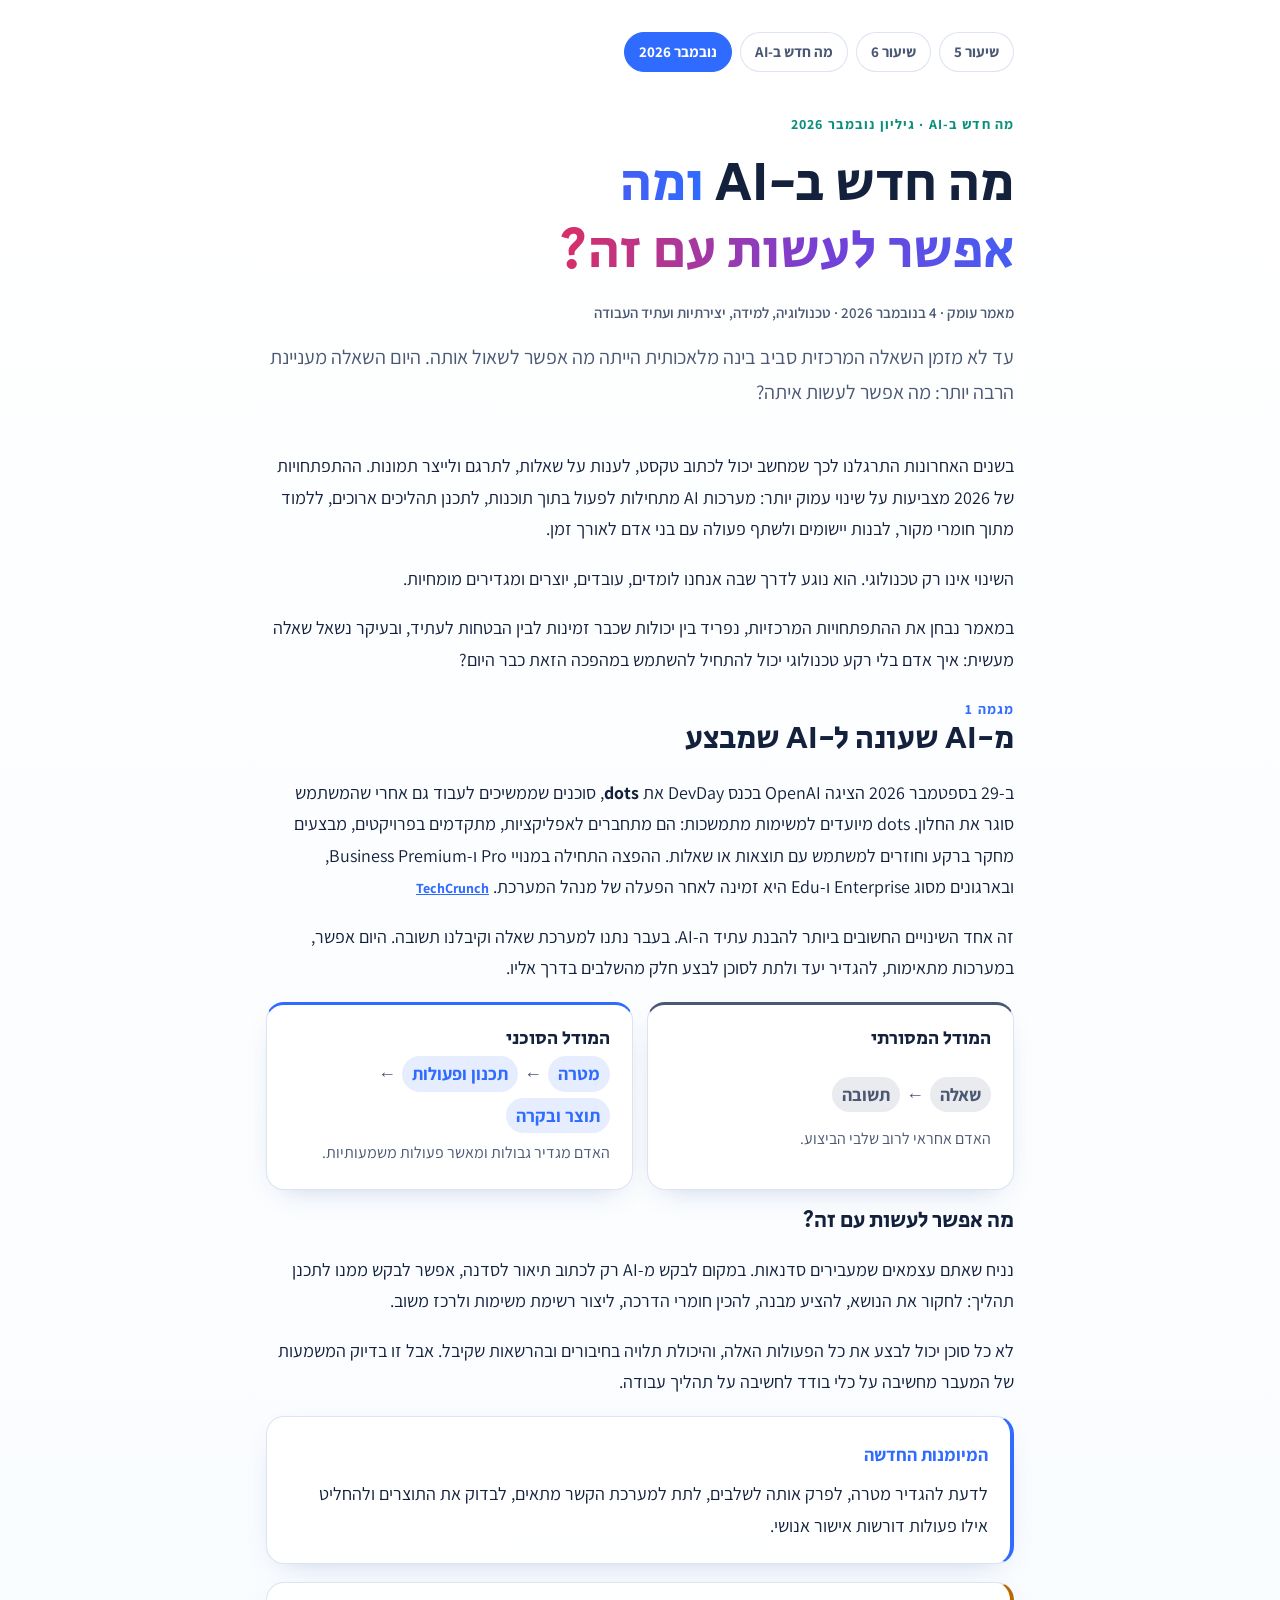
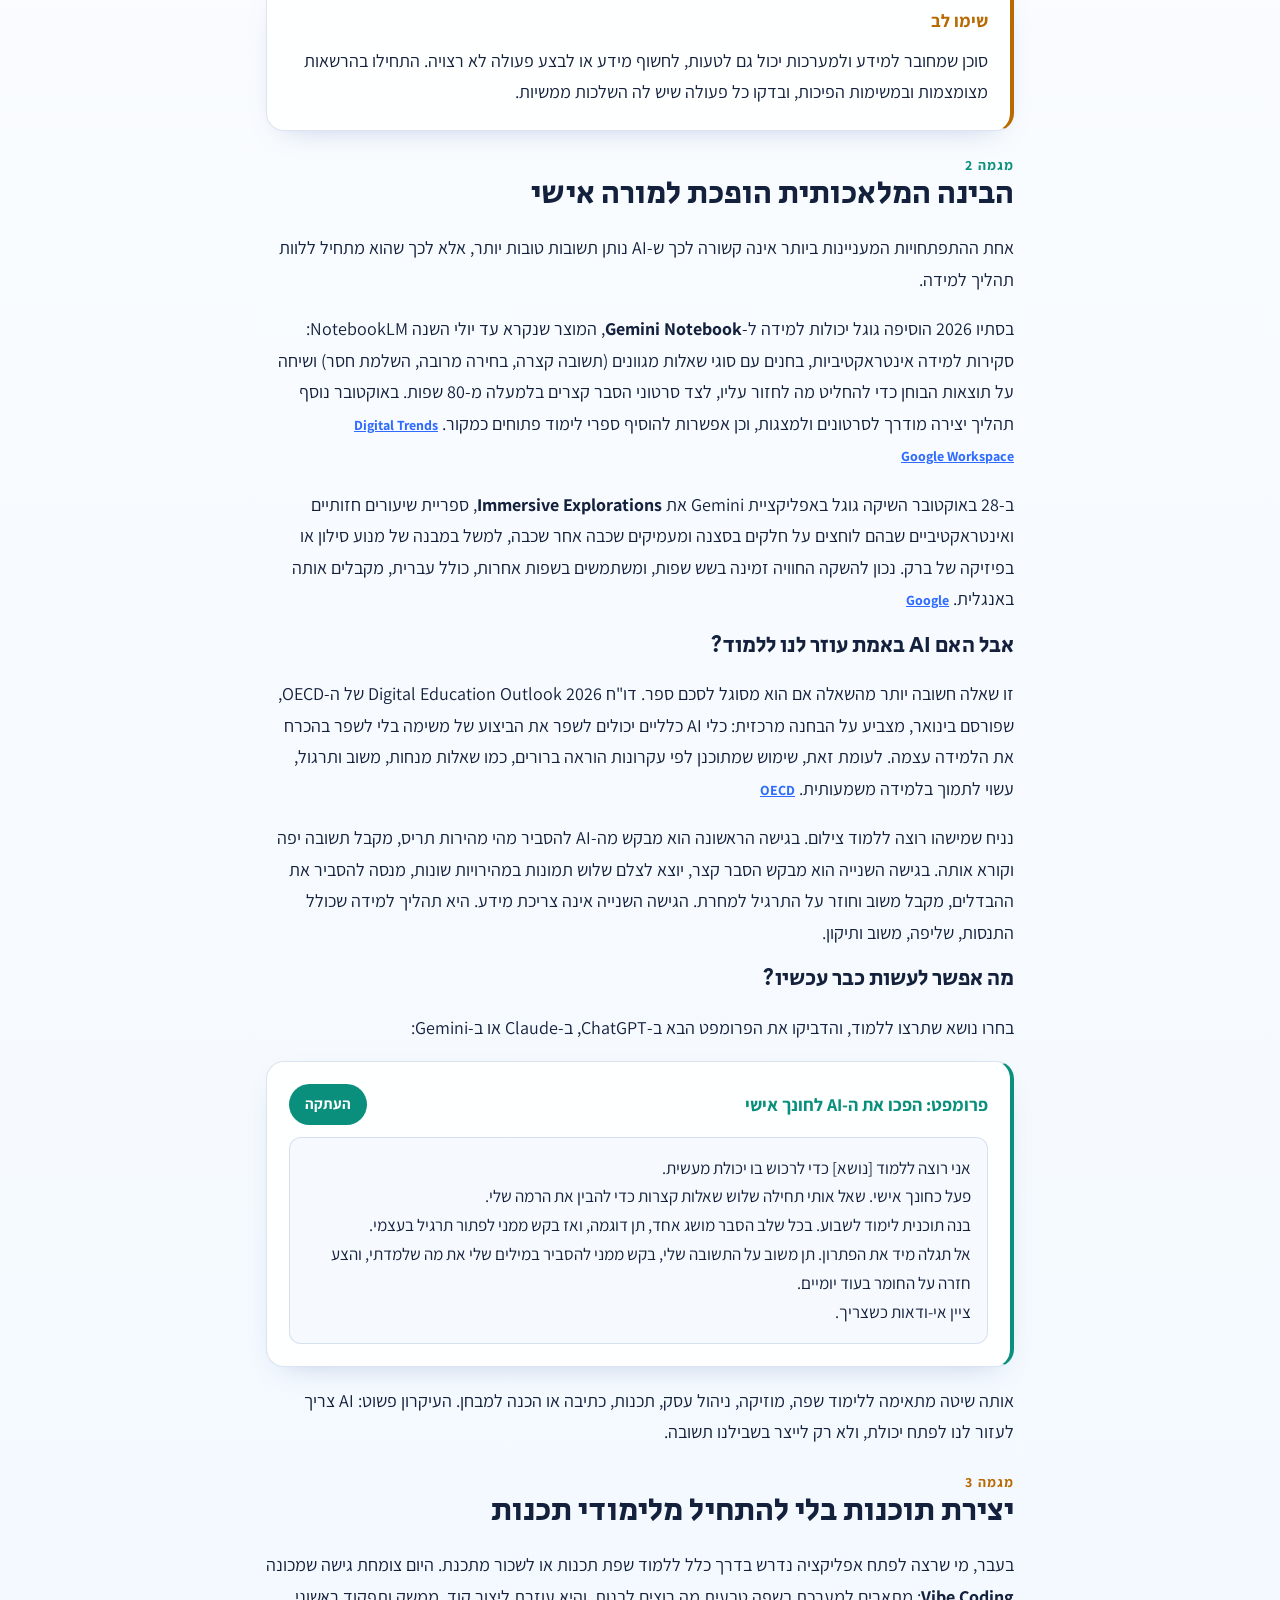
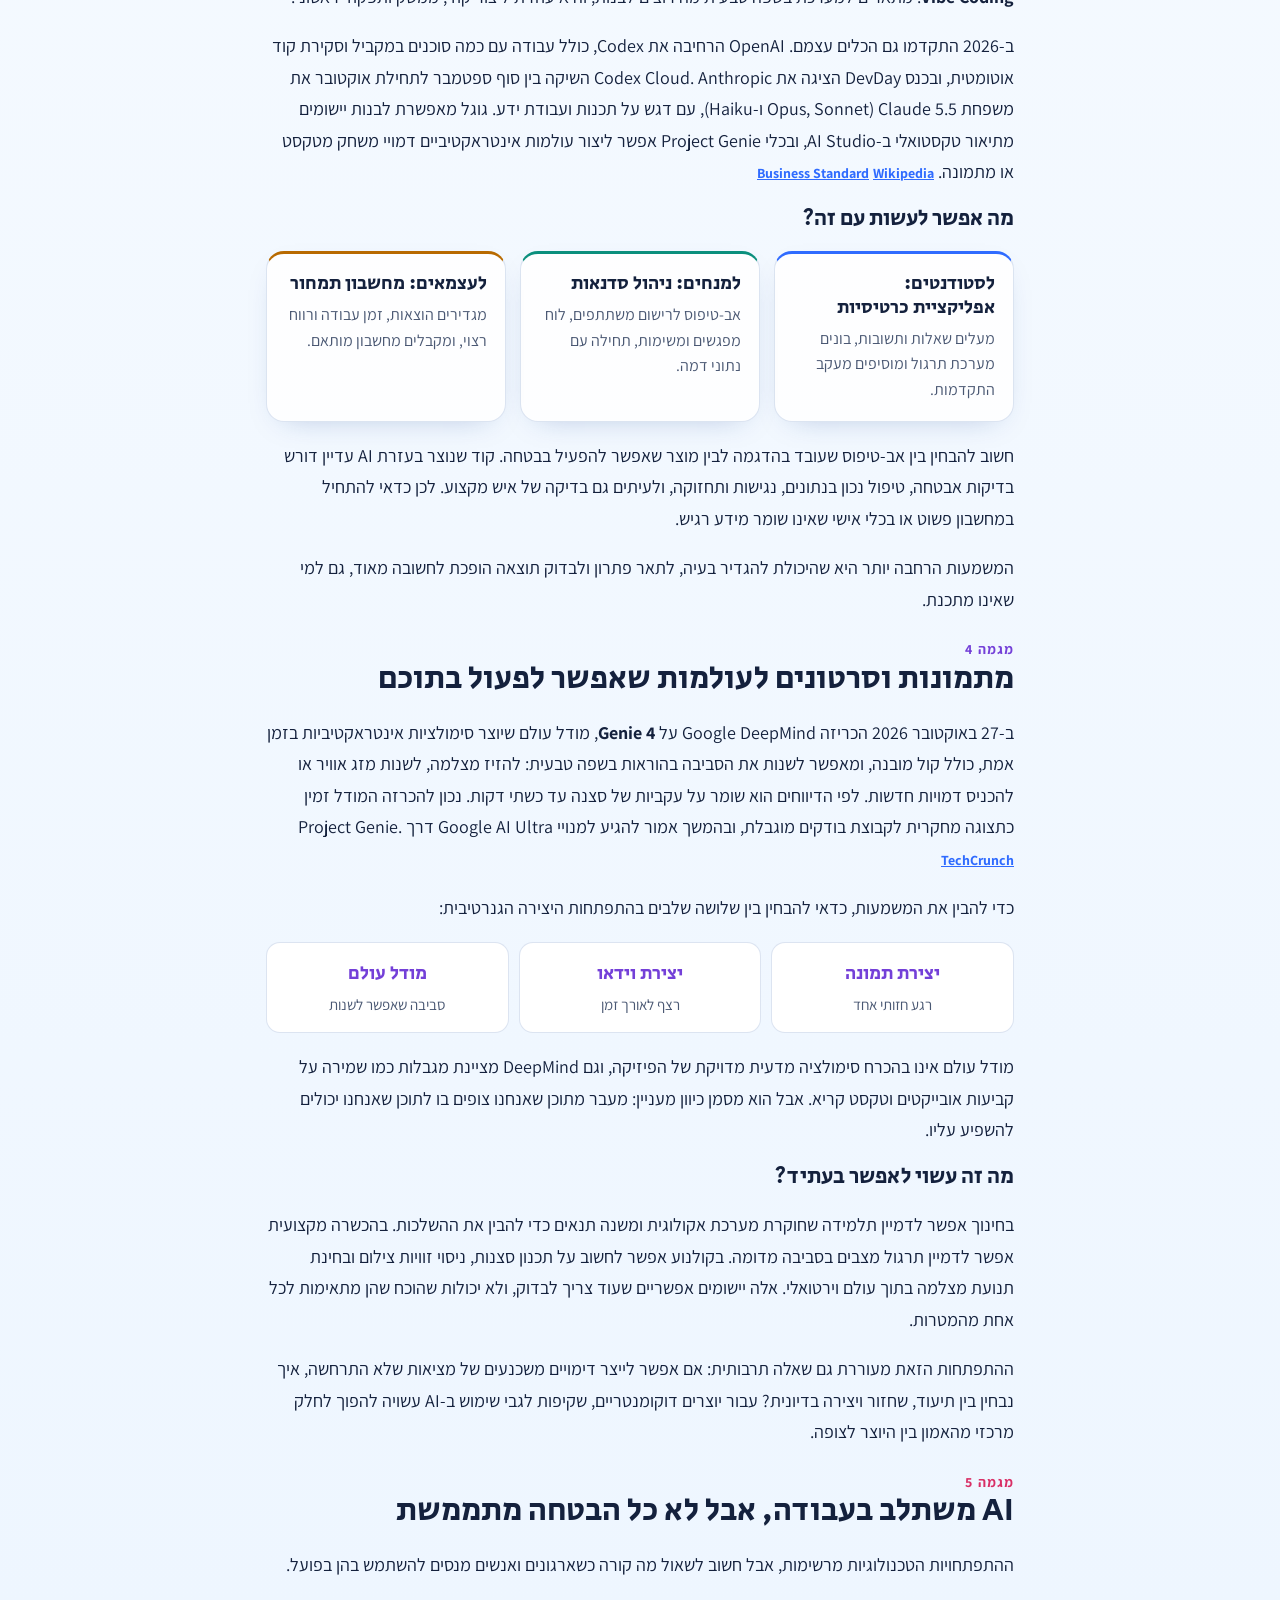
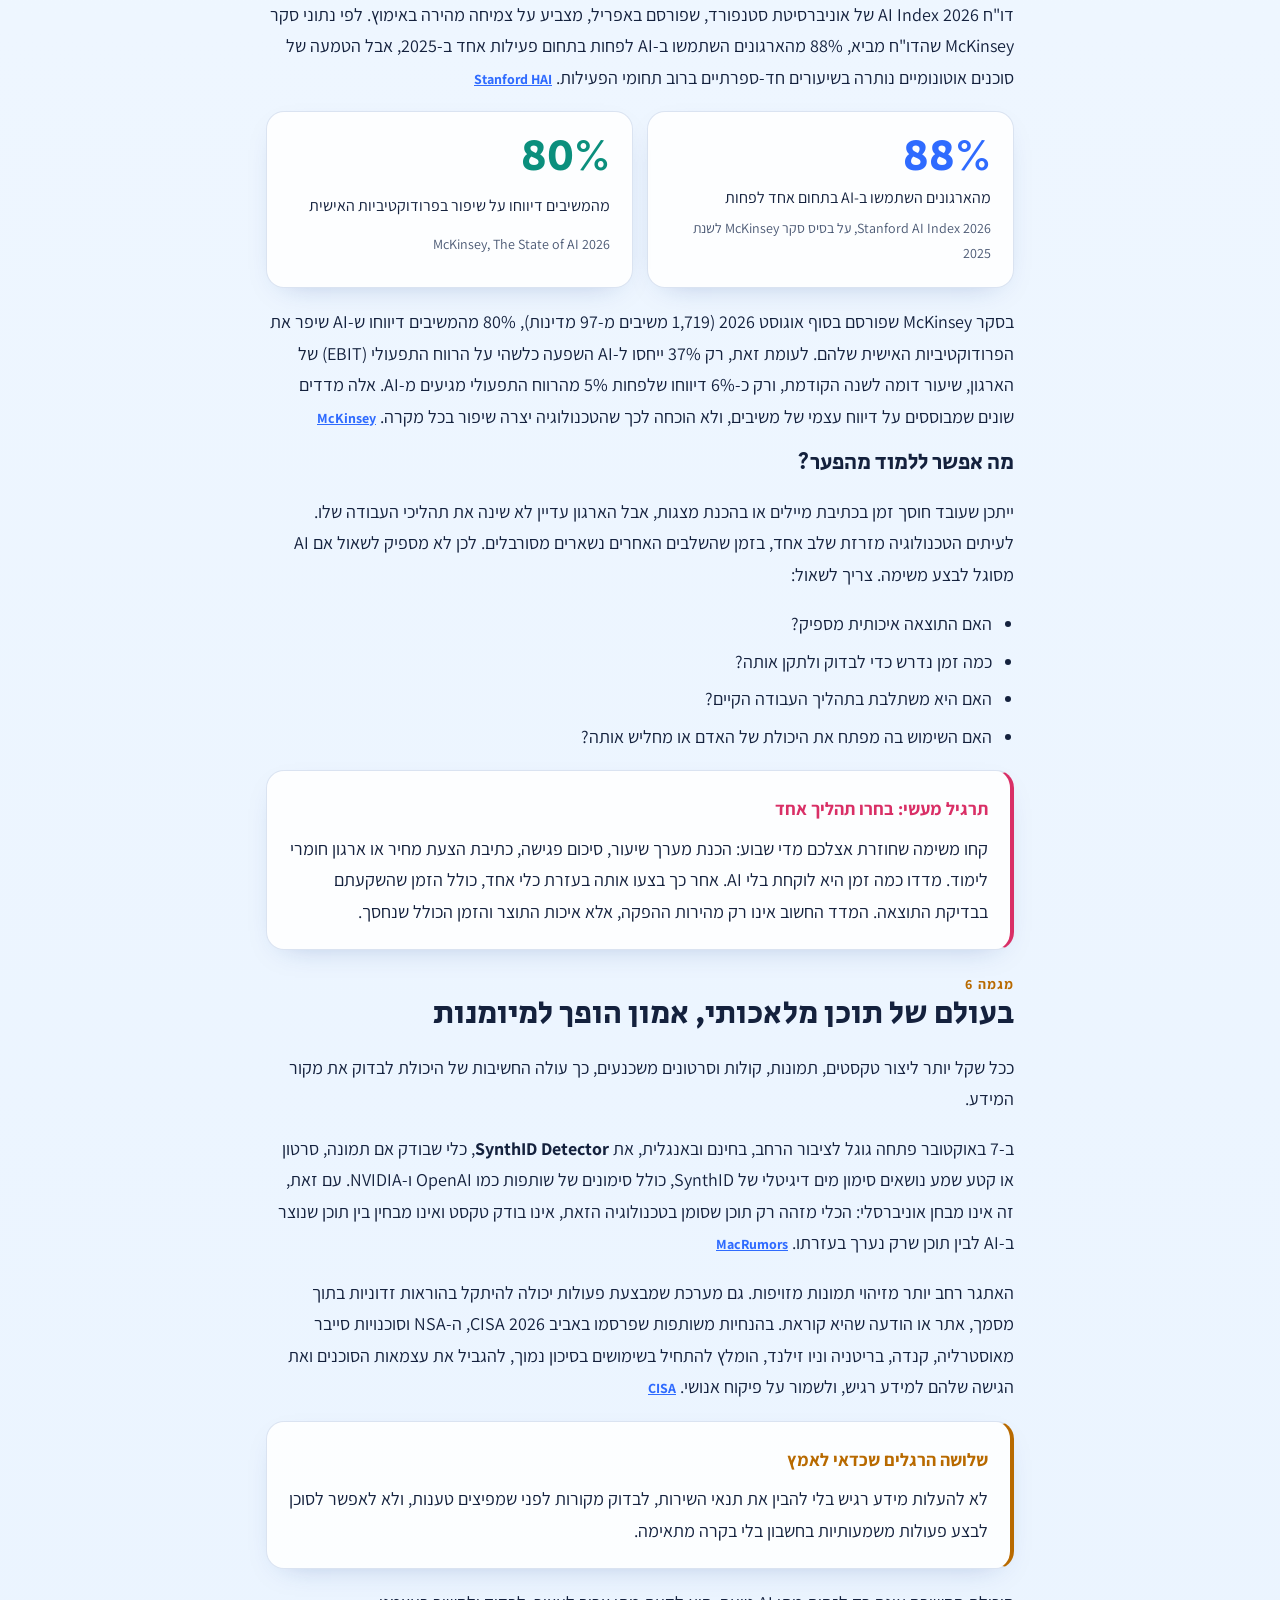
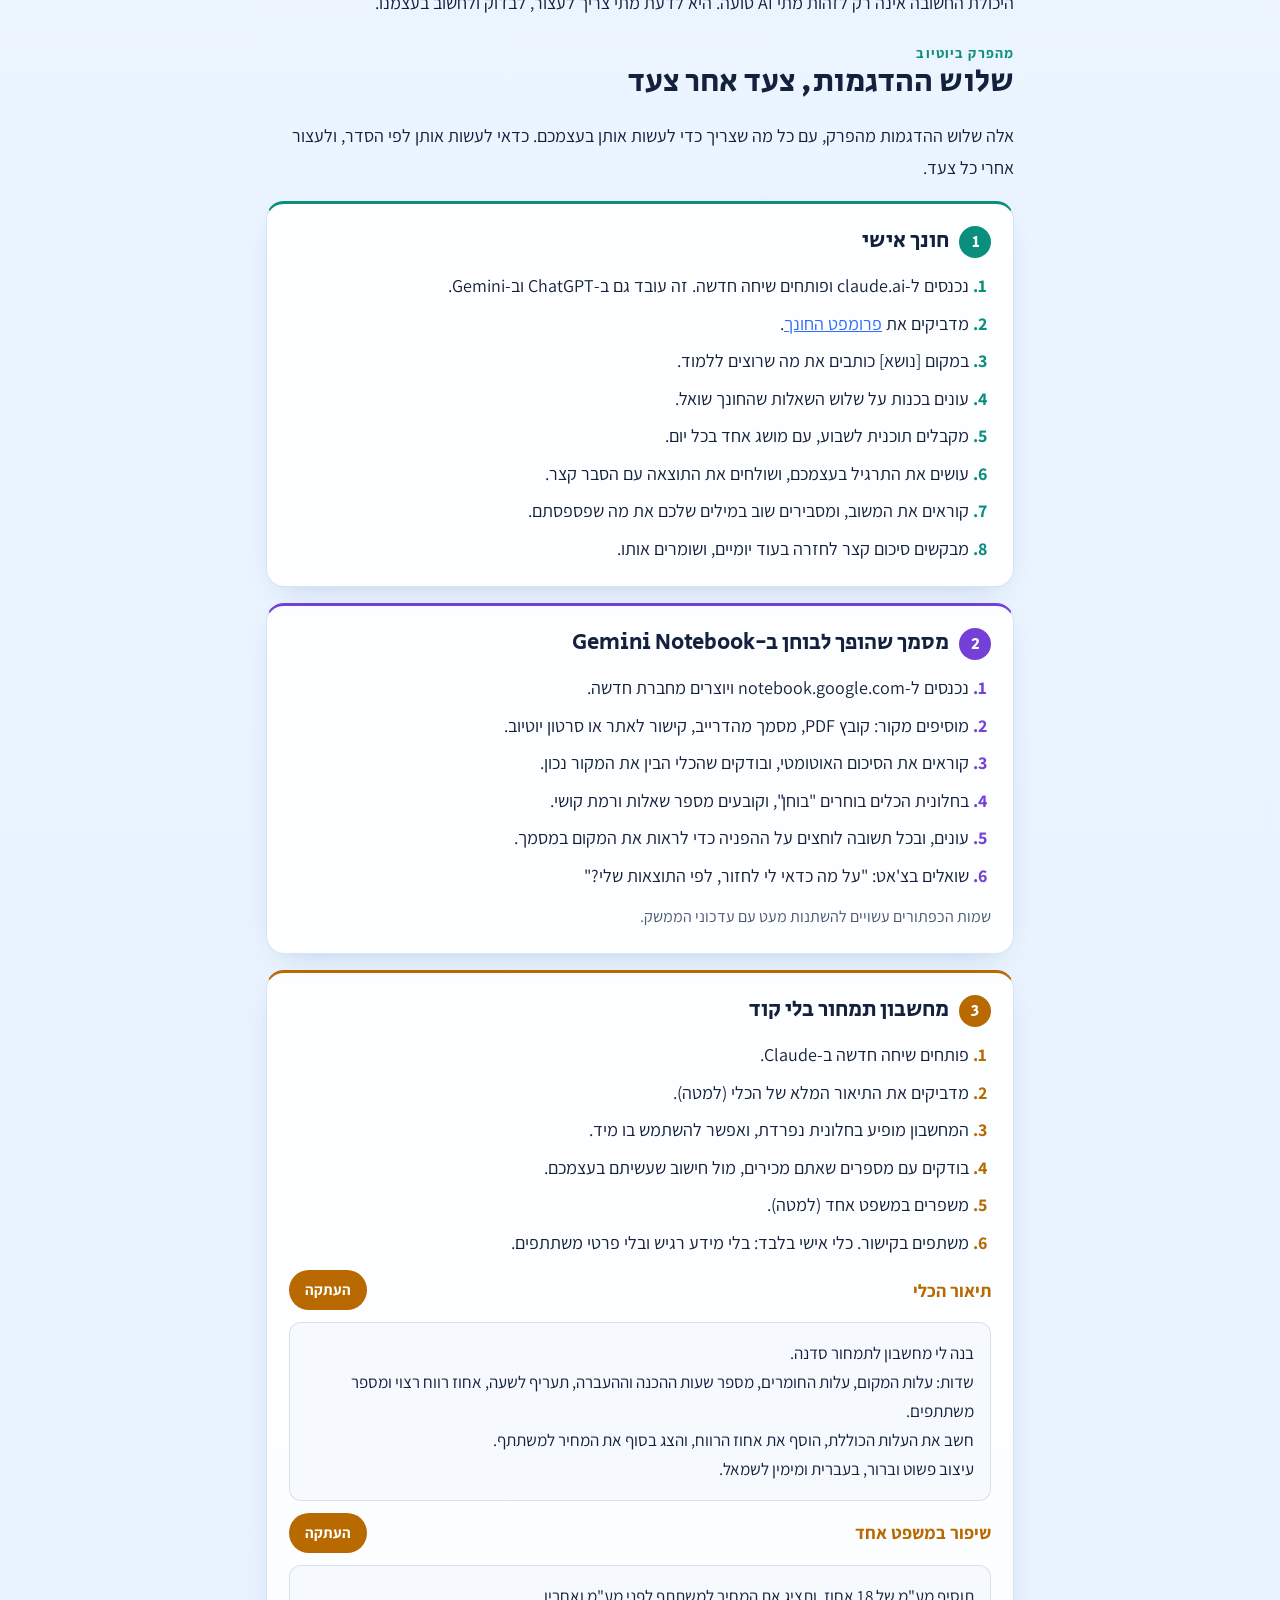
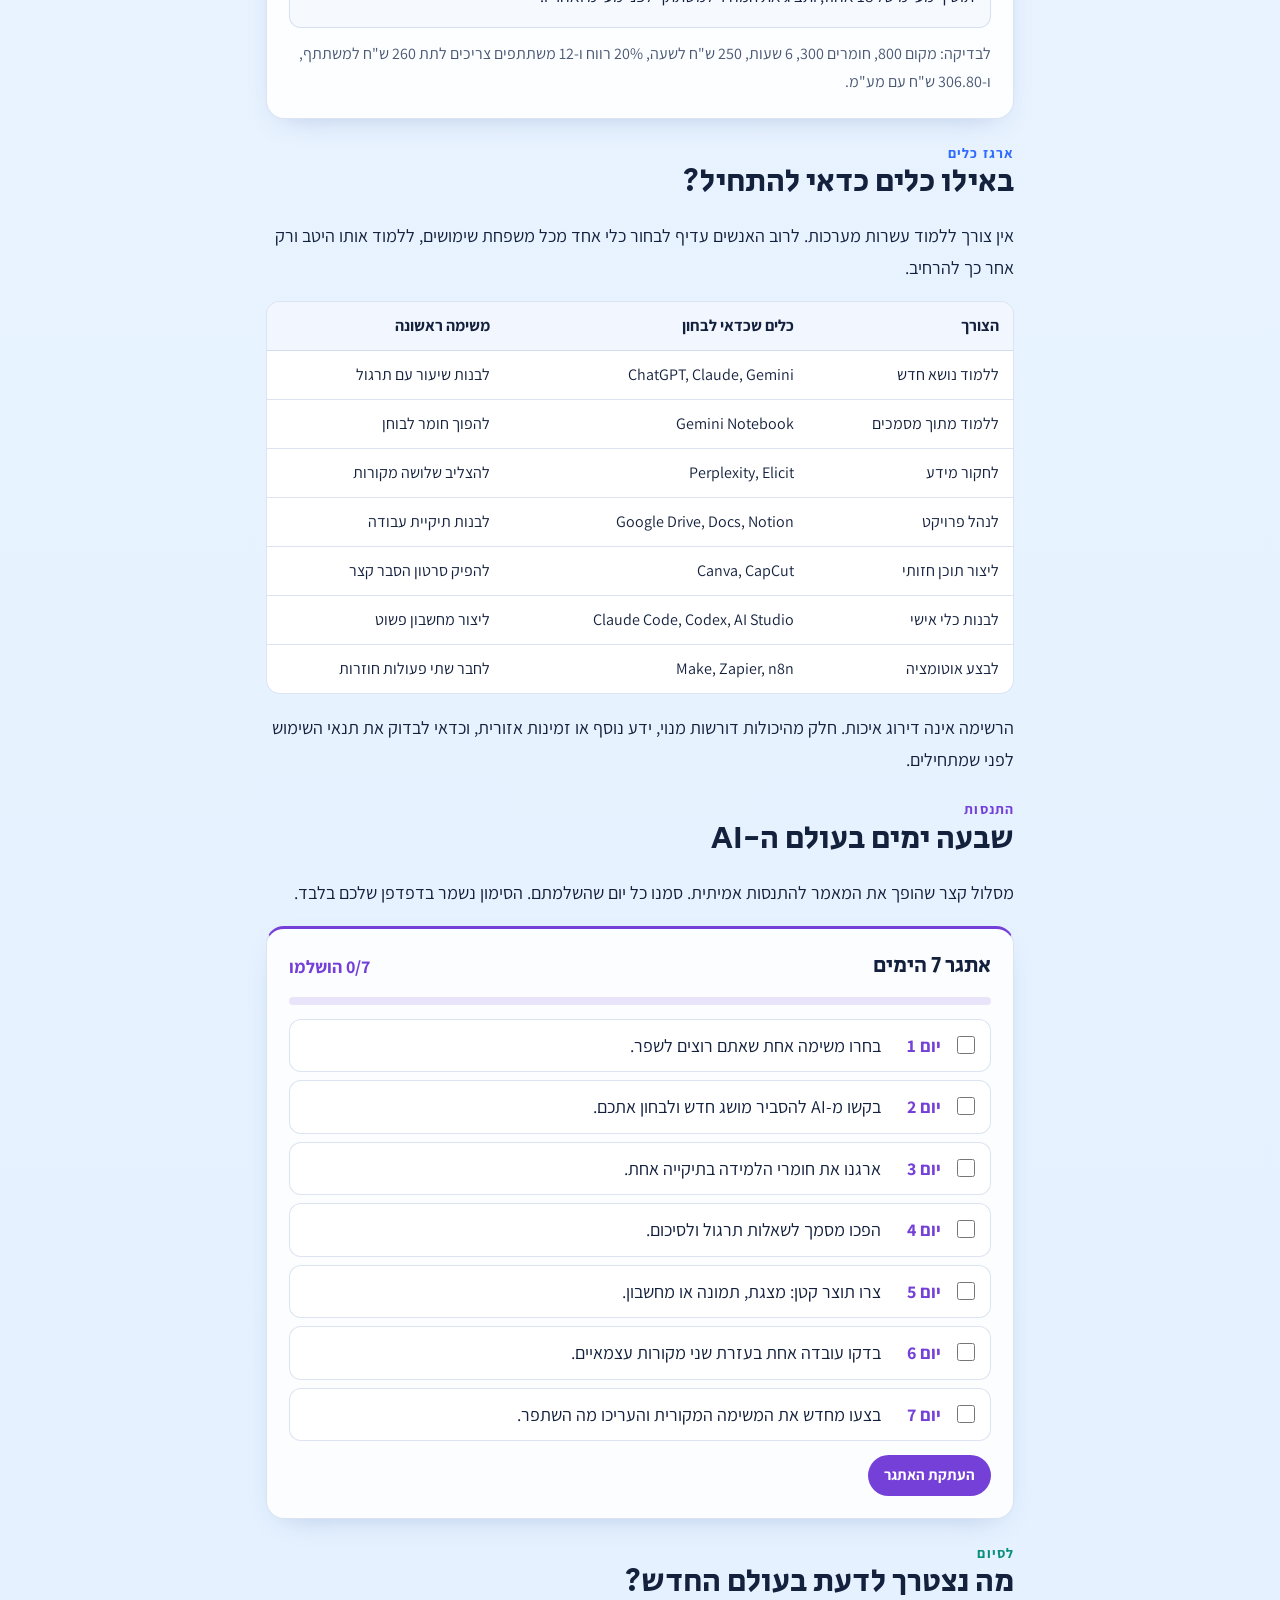
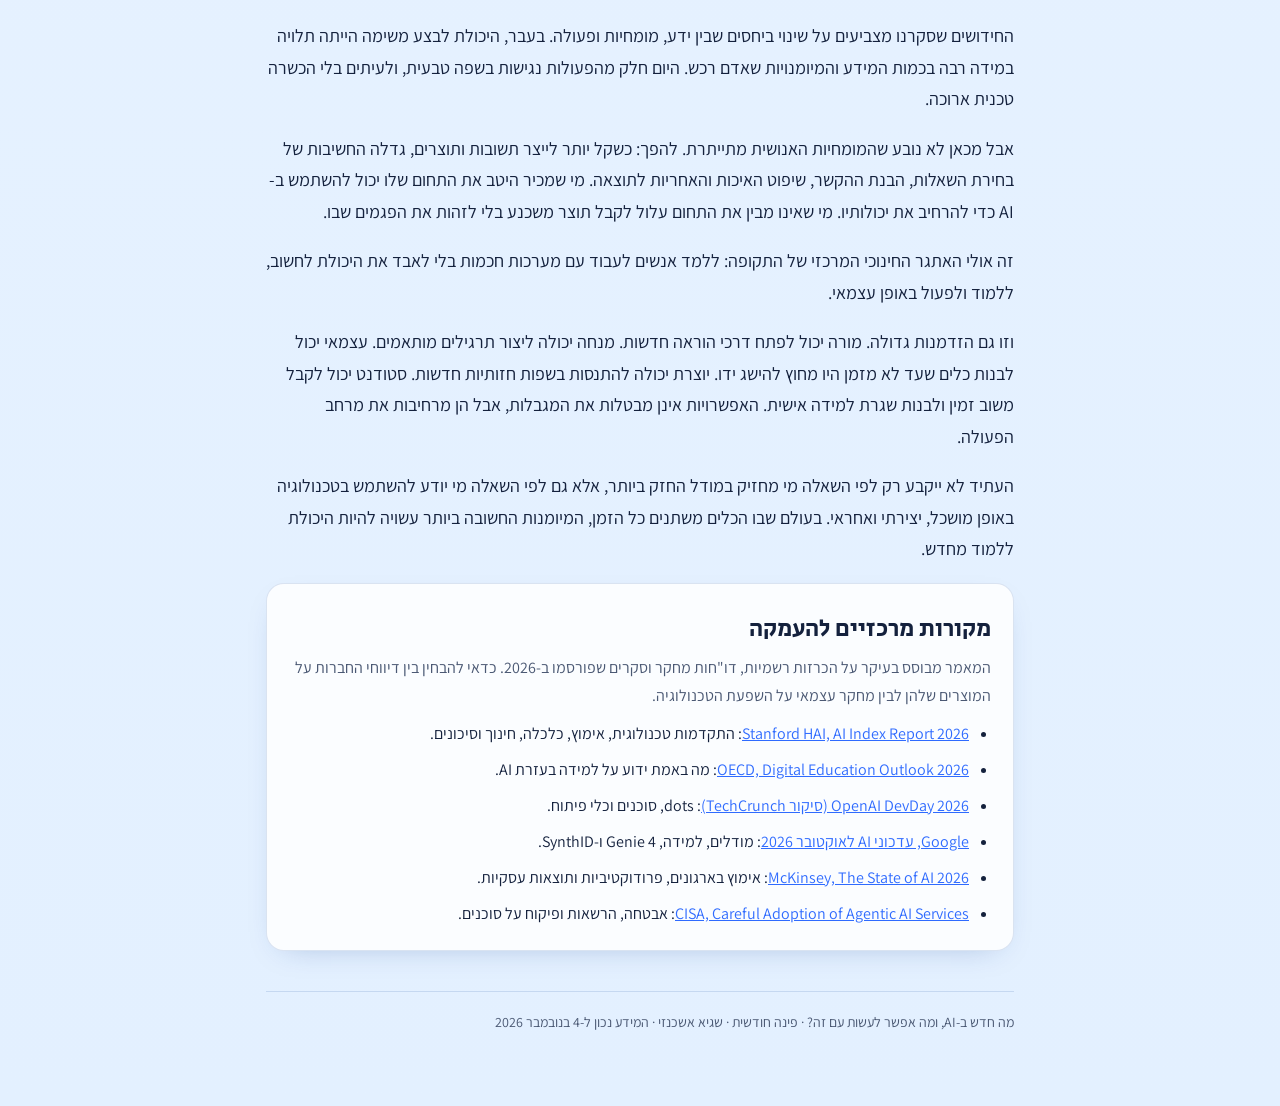
<file: ai-news/2026-11.html>
<!doctype html>
<html lang="he" dir="rtl">
<head>
<meta charset="utf-8">
<meta name="viewport" content="width=device-width,initial-scale=1">
<title>מה חדש ב-AI · נובמבר 2026</title>
<meta name="description" content="מאמר עומק: סוכנים, למידה אישית, יצירת כלים בשפה טבעית, מודלי עולם, אימוץ בארגונים ואמון בעולם של תוכן מלאכותי, ומה אפשר לעשות עם כל אלה כבר היום.">
<link rel="preconnect" href="https://fonts.googleapis.com">
<link rel="preconnect" href="https://fonts.gstatic.com" crossorigin>
<link rel="stylesheet" href="https://fonts.googleapis.com/css2?family=Secular+One&family=Assistant:wght@400;600;700&display=swap">
<style>
:root{
  color-scheme:light;
  --ink:#14213D;
  --muted:#4A5873;
  --line:rgba(40,90,170,.16);
  --glass:rgba(255,255,255,.86);
  --s1:#2F6BFF; --s2:#D92F66; --s3:#0B8F7D; --s4:#B86A00; --s5:#7440D8;
  --display:"Secular One","Assistant","Arial Hebrew",Arial,sans-serif;
  --body:"Assistant","Arial Hebrew",Arial,sans-serif;
}
*{box-sizing:border-box}
html{background:#fff;scroll-behavior:smooth}
body{margin:0;background:linear-gradient(180deg,#FFFFFF 0%,#EEF6FF 45%,#E3F0FF 100%);min-height:100vh;color:var(--ink);font-family:var(--body);font-size:18px;line-height:1.75;overflow-x:hidden}
.wrap{max-width:780px;margin:0 auto;padding:32px 16px 72px;display:grid;gap:40px}
h1,h2,h3{font-family:var(--display);font-weight:400;margin:0;line-height:1.25;text-wrap:balance}
p{margin:0}
a{color:var(--s1)}
.navbar{display:flex;flex-wrap:wrap;gap:8px}
.navbar a{padding:6px 14px;border-radius:999px;border:1px solid var(--line);background:#fff;color:var(--muted);text-decoration:none;font-weight:700;font-size:15px}
.navbar a[aria-current]{background:var(--s1);border-color:var(--s1);color:#fff}

.hero{display:grid;gap:14px}
.eyebrow{font-size:14px;font-weight:700;letter-spacing:.08em;color:var(--s3)}
.hero h1{font-size:clamp(34px,6vw,54px)}
.hero h1 span{background:linear-gradient(90deg,var(--s2),var(--s5),var(--s1));-webkit-background-clip:text;background-clip:text;color:transparent}
.meta{color:var(--muted);font-size:15px;font-weight:600}
.lead{font-size:20px;color:var(--muted)}

.prose{display:grid;gap:18px}
.prose h2{font-size:clamp(25px,4vw,32px);padding-top:8px}
.prose h2 small{display:block;font-family:var(--body);font-size:14px;font-weight:700;letter-spacing:.08em;color:var(--c,var(--s1))}
.prose h3{font-size:22px}
.prose ul{margin:0;padding-inline-start:22px;display:grid;gap:6px}
.src{font-size:14px;font-weight:700;white-space:nowrap}
section{display:grid;gap:18px;scroll-margin-top:16px}

.panel{background:var(--glass);border:1px solid var(--line);border-radius:18px;padding:22px;box-shadow:0 10px 30px -18px rgba(20,60,140,.35)}
.callout{border-inline-start:4px solid var(--c,var(--s1));display:grid;gap:8px}
.callout strong:first-child{color:var(--c,var(--s1))}
.warn{--c:var(--s4)}

.compare{display:grid;grid-template-columns:1fr 1fr;gap:14px}
.compare .panel{display:grid;gap:6px;border-top:3px solid var(--c)}
.compare h3{font-size:19px}
.flow{display:flex;flex-wrap:wrap;align-items:center;gap:6px;font-weight:700}
.flow span{padding:2px 10px;border-radius:999px;background:color-mix(in srgb,var(--c) 12%,#fff);color:var(--c)}
.flow i{font-style:normal;color:var(--muted)}
.compare p{font-size:16px;color:var(--muted)}
@media (max-width:640px){.compare{grid-template-columns:1fr}}

.ideas{display:grid;grid-template-columns:repeat(3,1fr);gap:14px}
.ideas .panel{display:grid;gap:6px;align-content:start;border-top:3px solid var(--c);padding:18px}
.ideas h3{font-size:19px}
.ideas p{font-size:16px;color:var(--muted);line-height:1.6}
@media (max-width:700px){.ideas{grid-template-columns:1fr}}

.steps3{display:grid;grid-template-columns:repeat(3,1fr);gap:10px;text-align:center}
.steps3 div{padding:14px 10px;border-radius:14px;background:#fff;border:1px solid var(--line);display:grid;gap:2px}
.steps3 strong{font-family:var(--display);font-weight:400;font-size:19px;color:var(--s5)}
.steps3 span{font-size:15px;color:var(--muted)}
@media (max-width:520px){.steps3{grid-template-columns:1fr}}

.stats{display:grid;grid-template-columns:1fr 1fr;gap:14px}
.stat{display:grid;gap:4px}
.stat b{font-family:var(--display);font-weight:400;font-size:46px;line-height:1;color:var(--c);font-variant-numeric:tabular-nums}
.stat span{font-size:16px}
.stat small{font-size:14px;color:var(--muted)}
@media (max-width:520px){.stats{grid-template-columns:1fr}}

.prompt{display:grid;gap:12px;--c:var(--s3);border-inline-start:4px solid var(--c)}
.prompt-head{display:flex;justify-content:space-between;align-items:center;gap:12px;flex-wrap:wrap}
.prompt-head strong{color:var(--c)}
.prompt pre{margin:0;white-space:pre-wrap;font-family:var(--body);font-size:17px;line-height:1.7;background:#F6FAFF;border:1px solid var(--line);border-radius:12px;padding:16px}
.copy{font:inherit;font-size:15px;font-weight:700;padding:7px 16px;border-radius:999px;border:0;background:var(--c,var(--s1));color:#fff;cursor:pointer}
.copy:focus-visible{outline:2px solid var(--ink);outline-offset:2px}

.demos{display:grid;gap:16px}
.demo{display:grid;gap:12px;border-top:3px solid var(--c)}
.demo h3{font-size:22px;display:flex;align-items:center;gap:10px}
.demo h3 .n{display:inline-grid;place-items:center;width:32px;height:32px;border-radius:50%;background:var(--c);color:#fff;font-size:17px;flex:none}
.demo ol{margin:0;padding-inline-start:22px;display:grid;gap:6px}
.demo ol li::marker{color:var(--c);font-weight:700}
.demo .prompt{border:0;padding:0;box-shadow:none;background:none}
.table-wrap{overflow-x:auto;border-radius:14px;border:1px solid var(--line);background:#fff}
table{width:100%;border-collapse:collapse;font-size:16px;min-width:540px}
th,td{text-align:start;padding:10px 14px;border-bottom:1px solid var(--line);vertical-align:top}
th{background:#F2F7FF;font-weight:700}
tr:last-child td{border-bottom:0}
td:nth-child(2){direction:ltr;text-align:right}

.challenge{display:grid;gap:14px;--c:var(--s5);border-top:3px solid var(--c)}
.ch-head{display:flex;justify-content:space-between;align-items:center;gap:12px;flex-wrap:wrap}
.ch-head h3{font-size:22px}
.progress{font-weight:700;color:var(--c);font-variant-numeric:tabular-nums}
.bar{height:8px;border-radius:999px;background:#EAE4FA;overflow:hidden}
.bar i{display:block;height:100%;width:0;background:var(--c);transition:width .3s ease}
.days{list-style:none;margin:0;padding:0;display:grid;gap:8px}
.days label{display:flex;gap:12px;align-items:flex-start;padding:10px 12px;border-radius:12px;border:1px solid var(--line);background:#fff;cursor:pointer}
.days input{margin-top:6px;width:18px;height:18px;accent-color:var(--s5);flex:none}
.days b{flex:none;color:var(--c);min-width:48px}
.days input:checked ~ span{color:var(--muted);text-decoration:line-through}

.sources{display:grid;gap:10px}
.sources ul{margin:0;padding-inline-start:22px;display:grid;gap:8px;font-size:16px}
footer{color:var(--muted);font-size:14px;border-top:1px solid var(--line);padding-top:18px}
.toast{position:fixed;bottom:20px;inset-inline:0;margin:auto;width:max-content;max-width:90vw;background:var(--ink);color:#fff;padding:8px 18px;border-radius:999px;font-weight:700;font-size:15px;opacity:0;transform:translateY(10px);transition:.25s;pointer-events:none}
.toast.on{opacity:1;transform:none}
@media (prefers-reduced-motion:reduce){html{scroll-behavior:auto}.bar i,.toast{transition:none}}
</style>
</head>
<body>
<div class="wrap">

  <nav class="navbar" aria-label="ניווט">
    <a href="../">שיעור 5</a>
    <a href="../lesson6/">שיעור 6</a>
    <a href="./">מה חדש ב-AI</a>
    <a href="2026-11.html" aria-current="page">נובמבר 2026</a>
  </nav>

  <header class="hero">
    <div class="eyebrow">מה חדש ב-AI · גיליון נובמבר 2026</div>
    <h1>מה חדש ב-AI <span>ומה אפשר לעשות עם זה?</span></h1>
    <p class="meta">מאמר עומק · 4 בנובמבר 2026 · טכנולוגיה, למידה, יצירתיות ועתיד העבודה</p>
    <p class="lead">עד לא מזמן השאלה המרכזית סביב בינה מלאכותית הייתה מה אפשר לשאול אותה. היום השאלה מעניינת הרבה יותר: מה אפשר לעשות איתה?</p>
  </header>

  <article class="prose">
    <p>בשנים האחרונות התרגלנו לכך שמחשב יכול לכתוב טקסט, לענות על שאלות, לתרגם ולייצר תמונות. ההתפתחויות של 2026 מצביעות על שינוי עמוק יותר: מערכות AI מתחילות לפעול בתוך תוכנות, לתכנן תהליכים ארוכים, ללמוד מתוך חומרי מקור, לבנות יישומים ולשתף פעולה עם בני אדם לאורך זמן.</p>
    <p>השינוי אינו רק טכנולוגי. הוא נוגע לדרך שבה אנחנו לומדים, עובדים, יוצרים ומגדירים מומחיות.</p>
    <p>במאמר נבחן את ההתפתחויות המרכזיות, נפריד בין יכולות שכבר זמינות לבין הבטחות לעתיד, ובעיקר נשאל שאלה מעשית: איך אדם בלי רקע טכנולוגי יכול להתחיל להשתמש במהפכה הזאת כבר היום?</p>

    <!-- 1 -->
    <section id="agents" style="--c:var(--s1)">
      <h2><small>מגמה 1</small>מ-AI שעונה ל-AI שמבצע</h2>
      <p>ב-29 בספטמבר 2026 הציגה OpenAI בכנס DevDay את <strong>dots</strong>, סוכנים שממשיכים לעבוד גם אחרי שהמשתמש סוגר את החלון. dots מיועדים למשימות מתמשכות: הם מתחברים לאפליקציות, מתקדמים בפרויקטים, מבצעים מחקר ברקע וחוזרים למשתמש עם תוצאות או שאלות. ההפצה התחילה במנויי Pro ו-Business Premium, ובארגונים מסוג Enterprise ו-Edu היא זמינה לאחר הפעלה של מנהל המערכת. <a class="src" href="https://techcrunch.com/2026/09/29/openai-launches-dots-its-bubbly-agentic-avatar/" target="_blank" rel="noopener">TechCrunch</a></p>
      <p>זה אחד השינויים החשובים ביותר להבנת עתיד ה-AI. בעבר נתנו למערכת שאלה וקיבלנו תשובה. היום אפשר, במערכות מתאימות, להגדיר יעד ולתת לסוכן לבצע חלק מהשלבים בדרך אליו.</p>

      <div class="compare">
        <div class="panel" style="--c:var(--muted)">
          <h3>המודל המסורתי</h3>
          <div class="flow"><span>שאלה</span><i>←</i><span>תשובה</span></div>
          <p>האדם אחראי לרוב שלבי הביצוע.</p>
        </div>
        <div class="panel" style="--c:var(--s1)">
          <h3>המודל הסוכני</h3>
          <div class="flow"><span>מטרה</span><i>←</i><span>תכנון ופעולות</span><i>←</i><span>תוצר ובקרה</span></div>
          <p>האדם מגדיר גבולות ומאשר פעולות משמעותיות.</p>
        </div>
      </div>

      <h3>מה אפשר לעשות עם זה?</h3>
      <p>נניח שאתם עצמאים שמעבירים סדנאות. במקום לבקש מ-AI רק לכתוב תיאור לסדנה, אפשר לבקש ממנו לתכנן תהליך: לחקור את הנושא, להציע מבנה, להכין חומרי הדרכה, ליצור רשימת משימות ולרכז משוב.</p>
      <p>לא כל סוכן יכול לבצע את כל הפעולות האלה, והיכולת תלויה בחיבורים ובהרשאות שקיבל. אבל זו בדיוק המשמעות של המעבר מחשיבה על כלי בודד לחשיבה על תהליך עבודה.</p>
      <div class="panel callout">
        <strong>המיומנות החדשה</strong>
        <p>לדעת להגדיר מטרה, לפרק אותה לשלבים, לתת למערכת הקשר מתאים, לבדוק את התוצרים ולהחליט אילו פעולות דורשות אישור אנושי.</p>
      </div>
      <div class="panel callout warn">
        <strong>שימו לב</strong>
        <p>סוכן שמחובר למידע ולמערכות יכול גם לטעות, לחשוף מידע או לבצע פעולה לא רצויה. התחילו בהרשאות מצומצמות ובמשימות הפיכות, ובדקו כל פעולה שיש לה השלכות ממשיות.</p>
      </div>
    </section>

    <!-- 2 -->
    <section id="learning" style="--c:var(--s3)">
      <h2><small>מגמה 2</small>הבינה המלאכותית הופכת למורה אישי</h2>
      <p>אחת ההתפתחויות המעניינות ביותר אינה קשורה לכך ש-AI נותן תשובות טובות יותר, אלא לכך שהוא מתחיל ללוות תהליך למידה.</p>
      <p>בסתיו 2026 הוסיפה גוגל יכולות למידה ל-<strong>Gemini Notebook</strong>, המוצר שנקרא עד יולי השנה NotebookLM: סקירות למידה אינטראקטיביות, בחנים עם סוגי שאלות מגוונים (תשובה קצרה, בחירה מרובה, השלמת חסר) ושיחה על תוצאות הבוחן כדי להחליט מה לחזור עליו, לצד סרטוני הסבר קצרים בלמעלה מ-80 שפות. באוקטובר נוסף תהליך יצירה מודרך לסרטונים ולמצגות, וכן אפשרות להוסיף ספרי לימוד פתוחים כמקור. <a class="src" href="https://www.digitaltrends.com/computing/gemini-notebooks-latest-update-makes-it-a-better-study-companion/" target="_blank" rel="noopener">Digital Trends</a> <a class="src" href="https://workspaceupdates.googleblog.com/2026/10/gain-more-creative-control-over-slide-Decks-and-Video-Overviews-in-Gemini-Notebook.html" target="_blank" rel="noopener">Google Workspace</a></p>
      <p>ב-28 באוקטובר השיקה גוגל באפליקציית Gemini את <strong>Immersive Explorations</strong>, ספריית שיעורים חזותיים ואינטראקטיביים שבהם לוחצים על חלקים בסצנה ומעמיקים שכבה אחר שכבה, למשל במבנה של מנוע סילון או בפיזיקה של ברק. נכון להשקה החוויה זמינה בשש שפות, ומשתמשים בשפות אחרות, כולל עברית, מקבלים אותה באנגלית. <a class="src" href="https://blog.google/innovation-and-ai/products/gemini-app/immersive-explorations-student-hub/" target="_blank" rel="noopener">Google</a></p>

      <h3>אבל האם AI באמת עוזר לנו ללמוד?</h3>
      <p>זו שאלה חשובה יותר מהשאלה אם הוא מסוגל לסכם ספר. דו"ח Digital Education Outlook 2026 של ה-OECD, שפורסם בינואר, מצביע על הבחנה מרכזית: כלי AI כלליים יכולים לשפר את הביצוע של משימה בלי לשפר בהכרח את הלמידה עצמה. לעומת זאת, שימוש שמתוכנן לפי עקרונות הוראה ברורים, כמו שאלות מנחות, משוב ותרגול, עשוי לתמוך בלמידה משמעותית. <a class="src" href="https://www.oecd.org/en/publications/oecd-digital-education-outlook-2026_062a7394-en.html" target="_blank" rel="noopener">OECD</a></p>
      <p>נניח שמישהו רוצה ללמוד צילום. בגישה הראשונה הוא מבקש מה-AI להסביר מהי מהירות תריס, מקבל תשובה יפה וקורא אותה. בגישה השנייה הוא מבקש הסבר קצר, יוצא לצלם שלוש תמונות במהירויות שונות, מנסה להסביר את ההבדלים, מקבל משוב וחוזר על התרגיל למחרת. הגישה השנייה אינה צריכת מידע. היא תהליך למידה שכולל התנסות, שליפה, משוב ותיקון.</p>

      <h3>מה אפשר לעשות כבר עכשיו?</h3>
      <p>בחרו נושא שתרצו ללמוד, והדביקו את הפרומפט הבא ב-ChatGPT, ב-Claude או ב-Gemini:</p>
      <div class="panel prompt">
        <div class="prompt-head"><strong>פרומפט: הפכו את ה-AI לחונך אישי</strong><button class="copy" type="button" data-copy="p1">העתקה</button></div>
<pre id="p1">אני רוצה ללמוד [נושא] כדי לרכוש בו יכולת מעשית.
פעל כחונך אישי. שאל אותי תחילה שלוש שאלות קצרות כדי להבין את הרמה שלי.
בנה תוכנית לימוד לשבוע. בכל שלב הסבר מושג אחד, תן דוגמה, ואז בקש ממני לפתור תרגיל בעצמי.
אל תגלה מיד את הפתרון. תן משוב על התשובה שלי, בקש ממני להסביר במילים שלי את מה שלמדתי, והצע חזרה על החומר בעוד יומיים.
ציין אי-ודאות כשצריך.</pre>
      </div>
      <p>אותה שיטה מתאימה ללימוד שפה, מוזיקה, ניהול עסק, תכנות, כתיבה או הכנה למבחן. העיקרון פשוט: AI צריך לעזור לנו לפתח יכולת, ולא רק לייצר בשבילנו תשובה.</p>
    </section>

    <!-- 3 -->
    <section id="build" style="--c:var(--s4)">
      <h2><small>מגמה 3</small>יצירת תוכנות בלי להתחיל מלימודי תכנות</h2>
      <p>בעבר, מי שרצה לפתח אפליקציה נדרש בדרך כלל ללמוד שפת תכנות או לשכור מתכנת. היום צומחת גישה שמכונה <strong>Vibe Coding</strong>: מתארים למערכת בשפה טבעית מה רוצים לבנות, והיא עוזרת ליצור קוד, ממשק ותפקוד ראשוני.</p>
      <p>ב-2026 התקדמו גם הכלים עצמם. OpenAI הרחיבה את Codex, כולל עבודה עם כמה סוכנים במקביל וסקירת קוד אוטומטית, ובכנס DevDay הציגה את Codex Cloud. Anthropic השיקה בין סוף ספטמבר לתחילת אוקטובר את משפחת Claude 5.5 (Opus, Sonnet ו-Haiku), עם דגש על תכנות ועבודת ידע. גוגל מאפשרת לבנות יישומים מתיאור טקסטואלי ב-AI Studio, ובכלי Project Genie אפשר ליצור עולמות אינטראקטיביים דמויי משחק מטקסט או מתמונה. <a class="src" href="https://www.business-standard.com/technology/tech-news/openai-devday-2026-dots-gpt-6-1-sol-codex-developer-tools-126093000396_1.html" target="_blank" rel="noopener">Business Standard</a> <a class="src" href="https://en.wikipedia.org/wiki/Claude_(language_model)" target="_blank" rel="noopener">Wikipedia</a></p>

      <h3>מה אפשר לעשות עם זה?</h3>
      <div class="ideas">
        <div class="panel" style="--c:var(--s1)"><h3>לסטודנטים: אפליקציית כרטיסיות</h3><p>מעלים שאלות ותשובות, בונים מערכת תרגול ומוסיפים מעקב התקדמות.</p></div>
        <div class="panel" style="--c:var(--s3)"><h3>למנחים: ניהול סדנאות</h3><p>אב-טיפוס לרישום משתתפים, לוח מפגשים ומשימות, תחילה עם נתוני דמה.</p></div>
        <div class="panel" style="--c:var(--s4)"><h3>לעצמאים: מחשבון תמחור</h3><p>מגדירים הוצאות, זמן עבודה ורווח רצוי, ומקבלים מחשבון מותאם.</p></div>
      </div>
      <p>חשוב להבחין בין אב-טיפוס שעובד בהדגמה לבין מוצר שאפשר להפעיל בבטחה. קוד שנוצר בעזרת AI עדיין דורש בדיקות אבטחה, טיפול נכון בנתונים, נגישות ותחזוקה, ולעיתים גם בדיקה של איש מקצוע. לכן כדאי להתחיל במחשבון פשוט או בכלי אישי שאינו שומר מידע רגיש.</p>
      <p>המשמעות הרחבה יותר היא שהיכולת להגדיר בעיה, לתאר פתרון ולבדוק תוצאה הופכת לחשובה מאוד, גם למי שאינו מתכנת.</p>
    </section>

    <!-- 4 -->
    <section id="worlds" style="--c:var(--s5)">
      <h2><small>מגמה 4</small>מתמונות וסרטונים לעולמות שאפשר לפעול בתוכם</h2>
      <p>ב-27 באוקטובר 2026 הכריזה Google DeepMind על <strong>Genie 4</strong>, מודל עולם שיוצר סימולציות אינטראקטיביות בזמן אמת, כולל קול מובנה, ומאפשר לשנות את הסביבה בהוראות בשפה טבעית: להזיז מצלמה, לשנות מזג אוויר או להכניס דמויות חדשות. לפי הדיווחים הוא שומר על עקביות של סצנה עד כשתי דקות. נכון להכרזה המודל זמין כתצוגה מחקרית לקבוצת בודקים מוגבלת, ובהמשך אמור להגיע למנויי Google AI Ultra דרך Project Genie. <a class="src" href="https://techcrunch.com/2026/10/27/googles-genie-4-world-model-adds-audio-more-realistic-worlds-and-real-time-steering/" target="_blank" rel="noopener">TechCrunch</a></p>
      <p>כדי להבין את המשמעות, כדאי להבחין בין שלושה שלבים בהתפתחות היצירה הגנרטיבית:</p>
      <div class="steps3">
        <div><strong>יצירת תמונה</strong><span>רגע חזותי אחד</span></div>
        <div><strong>יצירת וידאו</strong><span>רצף לאורך זמן</span></div>
        <div><strong>מודל עולם</strong><span>סביבה שאפשר לשנות</span></div>
      </div>
      <p>מודל עולם אינו בהכרח סימולציה מדעית מדויקת של הפיזיקה, וגם DeepMind מציינת מגבלות כמו שמירה על קביעות אובייקטים וטקסט קריא. אבל הוא מסמן כיוון מעניין: מעבר מתוכן שאנחנו צופים בו לתוכן שאנחנו יכולים להשפיע עליו.</p>

      <h3>מה זה עשוי לאפשר בעתיד?</h3>
      <p>בחינוך אפשר לדמיין תלמידה שחוקרת מערכת אקולוגית ומשנה תנאים כדי להבין את ההשלכות. בהכשרה מקצועית אפשר לדמיין תרגול מצבים בסביבה מדומה. בקולנוע אפשר לחשוב על תכנון סצנות, ניסוי זוויות צילום ובחינת תנועת מצלמה בתוך עולם וירטואלי. אלה יישומים אפשריים שעוד צריך לבדוק, ולא יכולות שהוכח שהן מתאימות לכל אחת מהמטרות.</p>
      <p>ההתפתחות הזאת מעוררת גם שאלה תרבותית: אם אפשר לייצר דימויים משכנעים של מציאות שלא התרחשה, איך נבחין בין תיעוד, שחזור ויצירה בדיונית? עבור יוצרים דוקומנטריים, שקיפות לגבי שימוש ב-AI עשויה להפוך לחלק מרכזי מהאמון בין היוצר לצופה.</p>
    </section>

    <!-- 5 -->
    <section id="work" style="--c:var(--s2)">
      <h2><small>מגמה 5</small>AI משתלב בעבודה, אבל לא כל הבטחה מתממשת</h2>
      <p>ההתפתחויות הטכנולוגיות מרשימות, אבל חשוב לשאול מה קורה כשארגונים ואנשים מנסים להשתמש בהן בפועל.</p>
      <p>דו"ח AI Index 2026 של אוניברסיטת סטנפורד, שפורסם באפריל, מצביע על צמיחה מהירה באימוץ. לפי נתוני סקר McKinsey שהדו"ח מביא, 88% מהארגונים השתמשו ב-AI לפחות בתחום פעילות אחד ב-2025, אבל הטמעה של סוכנים אוטונומיים נותרה בשיעורים חד-ספרתיים ברוב תחומי הפעילות. <a class="src" href="https://hai.stanford.edu/ai-index" target="_blank" rel="noopener">Stanford HAI</a></p>
      <div class="stats">
        <div class="panel stat" style="--c:var(--s1)"><b>88%</b><span>מהארגונים השתמשו ב-AI בתחום אחד לפחות</span><small>Stanford AI Index 2026, על בסיס סקר McKinsey לשנת 2025</small></div>
        <div class="panel stat" style="--c:var(--s3)"><b>80%</b><span>מהמשיבים דיווחו על שיפור בפרודוקטיביות האישית</span><small>McKinsey, The State of AI 2026</small></div>
      </div>
      <p>בסקר McKinsey שפורסם בסוף אוגוסט 2026 (1,719 משיבים מ-97 מדינות), 80% מהמשיבים דיווחו ש-AI שיפר את הפרודוקטיביות האישית שלהם. לעומת זאת, רק 37% ייחסו ל-AI השפעה כלשהי על הרווח התפעולי (EBIT) של הארגון, שיעור דומה לשנה הקודמת, ורק כ-6% דיווחו שלפחות 5% מהרווח התפעולי מגיעים מ-AI. אלה מדדים שונים שמבוססים על דיווח עצמי של משיבים, ולא הוכחה לכך שהטכנולוגיה יצרה שיפור בכל מקרה. <a class="src" href="https://www.mckinsey.com/capabilities/quantumblack/our-insights/the-state-of-ai" target="_blank" rel="noopener">McKinsey</a></p>

      <h3>מה אפשר ללמוד מהפער?</h3>
      <p>ייתכן שעובד חוסך זמן בכתיבת מיילים או בהכנת מצגות, אבל הארגון עדיין לא שינה את תהליכי העבודה שלו. לעיתים הטכנולוגיה מזרזת שלב אחד, בזמן שהשלבים האחרים נשארים מסורבלים. לכן לא מספיק לשאול אם AI מסוגל לבצע משימה. צריך לשאול:</p>
      <ul>
        <li>האם התוצאה איכותית מספיק?</li>
        <li>כמה זמן נדרש כדי לבדוק ולתקן אותה?</li>
        <li>האם היא משתלבת בתהליך העבודה הקיים?</li>
        <li>האם השימוש בה מפתח את היכולת של האדם או מחליש אותה?</li>
      </ul>
      <div class="panel callout" style="--c:var(--s2)">
        <strong>תרגיל מעשי: בחרו תהליך אחד</strong>
        <p>קחו משימה שחוזרת אצלכם מדי שבוע: הכנת מערך שיעור, סיכום פגישה, כתיבת הצעת מחיר או ארגון חומרי לימוד. מדדו כמה זמן היא לוקחת בלי AI. אחר כך בצעו אותה בעזרת כלי אחד, כולל הזמן שהשקעתם בבדיקת התוצאה. המדד החשוב אינו רק מהירות ההפקה, אלא איכות התוצר והזמן הכולל שנחסך.</p>
      </div>
    </section>

    <!-- 6 -->
    <section id="trust" style="--c:var(--s4)">
      <h2><small>מגמה 6</small>בעולם של תוכן מלאכותי, אמון הופך למיומנות</h2>
      <p>ככל שקל יותר ליצור טקסטים, תמונות, קולות וסרטונים משכנעים, כך עולה החשיבות של היכולת לבדוק את מקור המידע.</p>
      <p>ב-7 באוקטובר פתחה גוגל לציבור הרחב, בחינם ובאנגלית, את <strong>SynthID Detector</strong>, כלי שבודק אם תמונה, סרטון או קטע שמע נושאים סימון מים דיגיטלי של SynthID, כולל סימונים של שותפות כמו OpenAI ו-NVIDIA. עם זאת, זה אינו מבחן אוניברסלי: הכלי מזהה רק תוכן שסומן בטכנולוגיה הזאת, אינו בודק טקסט ואינו מבחין בין תוכן שנוצר ב-AI לבין תוכן שרק נערך בעזרתו. <a class="src" href="https://www.macrumors.com/2026/10/07/google-synthid-detector/" target="_blank" rel="noopener">MacRumors</a></p>
      <p>האתגר רחב יותר מזיהוי תמונות מזויפות. גם מערכת שמבצעת פעולות יכולה להיתקל בהוראות זדוניות בתוך מסמך, אתר או הודעה שהיא קוראת. בהנחיות משותפות שפרסמו באביב 2026 CISA, ה-NSA וסוכנויות סייבר מאוסטרליה, קנדה, בריטניה וניו זילנד, הומלץ להתחיל בשימושים בסיכון נמוך, להגביל את עצמאות הסוכנים ואת הגישה שלהם למידע רגיש, ולשמור על פיקוח אנושי. <a class="src" href="https://content.govdelivery.com/accounts/USDHSCISA/bulletins/41544ff" target="_blank" rel="noopener">CISA</a></p>
      <div class="panel callout warn">
        <strong>שלושה הרגלים שכדאי לאמץ</strong>
        <p>לא להעלות מידע רגיש בלי להבין את תנאי השירות, לבדוק מקורות לפני שמפיצים טענות, ולא לאפשר לסוכן לבצע פעולות משמעותיות בחשבון בלי בקרה מתאימה.</p>
      </div>
      <p>היכולת החשובה אינה רק לזהות מתי AI טועה. היא לדעת מתי צריך לעצור, לבדוק ולחשוב בעצמנו.</p>
    </section>


    <!-- demos -->
    <section id="demos" style="--c:var(--s3)">
      <h2><small>מהפרק ביוטיוב</small>שלוש ההדגמות, צעד אחר צעד</h2>
      <p>אלה שלוש ההדגמות מהפרק, עם כל מה שצריך כדי לעשות אותן בעצמכם. כדאי לעשות אותן לפי הסדר, ולעצור אחרי כל צעד.</p>
      <div class="demos">
        <div class="panel demo" style="--c:var(--s3)">
          <h3><span class="n">1</span>חונך אישי</h3>
          <ol>
            <li>נכנסים ל-claude.ai ופותחים שיחה חדשה. זה עובד גם ב-ChatGPT וב-Gemini.</li>
            <li>מדביקים את <a href="#learning">פרומפט החונך</a>.</li>
            <li>במקום [נושא] כותבים את מה שרוצים ללמוד.</li>
            <li>עונים בכנות על שלוש השאלות שהחונך שואל.</li>
            <li>מקבלים תוכנית לשבוע, עם מושג אחד בכל יום.</li>
            <li>עושים את התרגיל בעצמכם, ושולחים את התוצאה עם הסבר קצר.</li>
            <li>קוראים את המשוב, ומסבירים שוב במילים שלכם את מה שפספסתם.</li>
            <li>מבקשים סיכום קצר לחזרה בעוד יומיים, ושומרים אותו.</li>
          </ol>
        </div>
        <div class="panel demo" style="--c:var(--s5)">
          <h3><span class="n">2</span>מסמך שהופך לבוחן ב-Gemini Notebook</h3>
          <ol>
            <li>נכנסים ל-notebook.google.com ויוצרים מחברת חדשה.</li>
            <li>מוסיפים מקור: קובץ PDF, מסמך מהדרייב, קישור לאתר או סרטון יוטיוב.</li>
            <li>קוראים את הסיכום האוטומטי, ובודקים שהכלי הבין את המקור נכון.</li>
            <li>בחלונית הכלים בוחרים "בוחן", וקובעים מספר שאלות ורמת קושי.</li>
            <li>עונים, ובכל תשובה לוחצים על ההפניה כדי לראות את המקום במסמך.</li>
            <li>שואלים בצ'אט: "על מה כדאי לי לחזור, לפי התוצאות שלי?"</li>
          </ol>
          <p style="font-size:16px;color:var(--muted)">שמות הכפתורים עשויים להשתנות מעט עם עדכוני הממשק.</p>
        </div>
        <div class="panel demo" style="--c:var(--s4)">
          <h3><span class="n">3</span>מחשבון תמחור בלי קוד</h3>
          <ol>
            <li>פותחים שיחה חדשה ב-Claude.</li>
            <li>מדביקים את התיאור המלא של הכלי (למטה).</li>
            <li>המחשבון מופיע בחלונית נפרדת, ואפשר להשתמש בו מיד.</li>
            <li>בודקים עם מספרים שאתם מכירים, מול חישוב שעשיתם בעצמכם.</li>
            <li>משפרים במשפט אחד (למטה).</li>
            <li>משתפים בקישור. כלי אישי בלבד: בלי מידע רגיש ובלי פרטי משתתפים.</li>
          </ol>
          <div class="prompt" style="--c:var(--s4)">
            <div class="prompt-head"><strong>תיאור הכלי</strong><button class="copy" type="button" data-copy="p2">העתקה</button></div>
<pre id="p2">בנה לי מחשבון לתמחור סדנה.
שדות: עלות המקום, עלות החומרים, מספר שעות ההכנה וההעברה, תעריף לשעה, אחוז רווח רצוי ומספר משתתפים.
חשב את העלות הכוללת, הוסף את אחוז הרווח, והצג בסוף את המחיר למשתתף.
עיצוב פשוט וברור, בעברית ומימין לשמאל.</pre>
          </div>
          <div class="prompt" style="--c:var(--s4)">
            <div class="prompt-head"><strong>שיפור במשפט אחד</strong><button class="copy" type="button" data-copy="p3">העתקה</button></div>
<pre id="p3">תוסיף מע"מ של 18 אחוז, ותציג את המחיר למשתתף לפני מע"מ ואחריו.</pre>
          </div>
          <p style="font-size:16px;color:var(--muted)">לבדיקה: מקום 800, חומרים 300, 6 שעות, 250 ש"ח לשעה, 20% רווח ו-12 משתתפים צריכים לתת 260 ש"ח למשתתף, ו-306.80 ש"ח עם מע"מ.</p>
        </div>
      </div>
    </section>

    <!-- 7 -->
    <section id="tools" style="--c:var(--s1)">
      <h2><small>ארגז כלים</small>באילו כלים כדאי להתחיל?</h2>
      <p>אין צורך ללמוד עשרות מערכות. לרוב האנשים עדיף לבחור כלי אחד מכל משפחת שימושים, ללמוד אותו היטב ורק אחר כך להרחיב.</p>
      <div class="table-wrap">
        <table>
          <thead><tr><th>הצורך</th><th>כלים שכדאי לבחון</th><th>משימה ראשונה</th></tr></thead>
          <tbody>
            <tr><td>ללמוד נושא חדש</td><td>ChatGPT, Claude, Gemini</td><td>לבנות שיעור עם תרגול</td></tr>
            <tr><td>ללמוד מתוך מסמכים</td><td>Gemini Notebook</td><td>להפוך חומר לבוחן</td></tr>
            <tr><td>לחקור מידע</td><td>Perplexity, Elicit</td><td>להצליב שלושה מקורות</td></tr>
            <tr><td>לנהל פרויקט</td><td>Google Drive, Docs, Notion</td><td>לבנות תיקיית עבודה</td></tr>
            <tr><td>ליצור תוכן חזותי</td><td>Canva, CapCut</td><td>להפיק סרטון הסבר קצר</td></tr>
            <tr><td>לבנות כלי אישי</td><td>Claude Code, Codex, AI Studio</td><td>ליצור מחשבון פשוט</td></tr>
            <tr><td>לבצע אוטומציה</td><td>Make, Zapier, n8n</td><td>לחבר שתי פעולות חוזרות</td></tr>
          </tbody>
        </table>
      </div>
      <p>הרשימה אינה דירוג איכות. חלק מהיכולות דורשות מנוי, ידע נוסף או זמינות אזורית, וכדאי לבדוק את תנאי השימוש לפני שמתחילים.</p>
    </section>

    <!-- 8 -->
    <section id="challenge" style="--c:var(--s5)">
      <h2><small>התנסות</small>שבעה ימים בעולם ה-AI</h2>
      <p>מסלול קצר שהופך את המאמר להתנסות אמיתית. סמנו כל יום שהשלמתם. הסימון נשמר בדפדפן שלכם בלבד.</p>
      <div class="panel challenge">
        <div class="ch-head"><h3>אתגר 7 הימים</h3><span class="progress" id="prog" aria-live="polite">0/7 הושלמו</span></div>
        <div class="bar" aria-hidden="true"><i id="bar"></i></div>
        <ol class="days" id="days">
          <li><label><input type="checkbox"><b>יום 1</b><span>בחרו משימה אחת שאתם רוצים לשפר.</span></label></li>
          <li><label><input type="checkbox"><b>יום 2</b><span>בקשו מ-AI להסביר מושג חדש ולבחון אתכם.</span></label></li>
          <li><label><input type="checkbox"><b>יום 3</b><span>ארגנו את חומרי הלמידה בתיקייה אחת.</span></label></li>
          <li><label><input type="checkbox"><b>יום 4</b><span>הפכו מסמך לשאלות תרגול ולסיכום.</span></label></li>
          <li><label><input type="checkbox"><b>יום 5</b><span>צרו תוצר קטן: מצגת, תמונה או מחשבון.</span></label></li>
          <li><label><input type="checkbox"><b>יום 6</b><span>בדקו עובדה אחת בעזרת שני מקורות עצמאיים.</span></label></li>
          <li><label><input type="checkbox"><b>יום 7</b><span>בצעו מחדש את המשימה המקורית והעריכו מה השתפר.</span></label></li>
        </ol>
        <button class="copy" type="button" id="copyChallenge" style="justify-self:start">העתקת האתגר</button>
      </div>
    </section>

    <!-- 9 -->
    <section id="future" style="--c:var(--s3)">
      <h2><small>לסיום</small>מה נצטרך לדעת בעולם החדש?</h2>
      <p>החידושים שסקרנו מצביעים על שינוי ביחסים שבין ידע, מומחיות ופעולה. בעבר, היכולת לבצע משימה הייתה תלויה במידה רבה בכמות המידע והמיומנויות שאדם רכש. היום חלק מהפעולות נגישות בשפה טבעית, ולעיתים בלי הכשרה טכנית ארוכה.</p>
      <p>אבל מכאן לא נובע שהמומחיות האנושית מתייתרת. להפך: כשקל יותר לייצר תשובות ותוצרים, גדלה החשיבות של בחירת השאלות, הבנת ההקשר, שיפוט האיכות והאחריות לתוצאה. מי שמכיר היטב את התחום שלו יכול להשתמש ב-AI כדי להרחיב את יכולותיו. מי שאינו מבין את התחום עלול לקבל תוצר משכנע בלי לזהות את הפגמים שבו.</p>
      <p>זה אולי האתגר החינוכי המרכזי של התקופה: ללמד אנשים לעבוד עם מערכות חכמות בלי לאבד את היכולת לחשוב, ללמוד ולפעול באופן עצמאי.</p>
      <p>וזו גם הזדמנות גדולה. מורה יכול לפתח דרכי הוראה חדשות. מנחה יכולה ליצור תרגילים מותאמים. עצמאי יכול לבנות כלים שעד לא מזמן היו מחוץ להישג ידו. יוצרת יכולה להתנסות בשפות חזותיות חדשות. סטודנט יכול לקבל משוב זמין ולבנות שגרת למידה אישית. האפשרויות אינן מבטלות את המגבלות, אבל הן מרחיבות את מרחב הפעולה.</p>
      <p>העתיד לא ייקבע רק לפי השאלה מי מחזיק במודל החזק ביותר, אלא גם לפי השאלה מי יודע להשתמש בטכנולוגיה באופן מושכל, יצירתי ואחראי. בעולם שבו הכלים משתנים כל הזמן, המיומנות החשובה ביותר עשויה להיות היכולת ללמוד מחדש.</p>
    </section>

    <section class="panel sources" id="sources">
      <h2 style="font-size:24px">מקורות מרכזיים להעמקה</h2>
      <p style="font-size:16px;color:var(--muted)">המאמר מבוסס בעיקר על הכרזות רשמיות, דו"חות מחקר וסקרים שפורסמו ב-2026. כדאי להבחין בין דיווחי החברות על המוצרים שלהן לבין מחקר עצמאי על השפעת הטכנולוגיה.</p>
      <ul>
        <li><a href="https://hai.stanford.edu/ai-index" target="_blank" rel="noopener">Stanford HAI, AI Index Report 2026</a>: התקדמות טכנולוגית, אימוץ, כלכלה, חינוך וסיכונים.</li>
        <li><a href="https://www.oecd.org/en/publications/oecd-digital-education-outlook-2026_062a7394-en.html" target="_blank" rel="noopener">OECD, Digital Education Outlook 2026</a>: מה באמת ידוע על למידה בעזרת AI.</li>
        <li><a href="https://techcrunch.com/2026/09/29/openai-launches-dots-its-bubbly-agentic-avatar/" target="_blank" rel="noopener">OpenAI DevDay 2026 (סיקור TechCrunch)</a>: dots, סוכנים וכלי פיתוח.</li>
        <li><a href="https://blog.google/innovation-and-ai/technology/ai/google-ai-updates-october-2026/" target="_blank" rel="noopener">Google, עדכוני AI לאוקטובר 2026</a>: מודלים, למידה, Genie 4 ו-SynthID.</li>
        <li><a href="https://www.mckinsey.com/capabilities/quantumblack/our-insights/the-state-of-ai" target="_blank" rel="noopener">McKinsey, The State of AI 2026</a>: אימוץ בארגונים, פרודוקטיביות ותוצאות עסקיות.</li>
        <li><a href="https://content.govdelivery.com/accounts/USDHSCISA/bulletins/41544ff" target="_blank" rel="noopener">CISA, Careful Adoption of Agentic AI Services</a>: אבטחה, הרשאות ופיקוח על סוכנים.</li>
      </ul>
    </section>
  </article>

  <footer>מה חדש ב-AI, ומה אפשר לעשות עם זה? · פינה חודשית · שגיא אשכנזי · המידע נכון ל-4 בנובמבר 2026</footer>
</div>

<div class="toast" id="toast" role="status"></div>

<script>
(function(){
  var toast=document.getElementById('toast'),tt;
  function say(t){toast.textContent=t;toast.classList.add('on');clearTimeout(tt);tt=setTimeout(function(){toast.classList.remove('on')},1800)}
  function copy(text){
    if(navigator.clipboard&&navigator.clipboard.writeText){
      navigator.clipboard.writeText(text).then(function(){say('הועתק')},function(){fallback(text)});
    } else fallback(text);
  }
  function fallback(text){
    var ta=document.createElement('textarea');ta.value=text;ta.style.position='fixed';ta.style.opacity='0';
    document.body.appendChild(ta);ta.select();
    try{document.execCommand('copy');say('הועתק')}catch(e){say('לא הצלחנו להעתיק')}
    document.body.removeChild(ta);
  }
  document.querySelectorAll('[data-copy]').forEach(function(b){
    b.addEventListener('click',function(){copy(document.getElementById(b.dataset.copy).textContent)});
  });

  var KEY='ai-news-2026-11-challenge';
  var boxes=[].slice.call(document.querySelectorAll('#days input'));
  var saved=[];
  try{saved=JSON.parse(localStorage.getItem(KEY)||'[]')}catch(e){}
  boxes.forEach(function(b,i){b.checked=!!saved[i];b.addEventListener('change',update)});
  function update(){
    var s=boxes.map(function(b){return b.checked}),n=s.filter(Boolean).length;
    document.getElementById('prog').textContent=n+'/7 הושלמו';
    document.getElementById('bar').style.width=(n/7*100)+'%';
    try{localStorage.setItem(KEY,JSON.stringify(s))}catch(e){}
  }
  update();
  document.getElementById('copyChallenge').addEventListener('click',function(){
    var lines=[].slice.call(document.querySelectorAll('#days label')).map(function(l){
      return l.querySelector('b').textContent+': '+l.querySelector('span').textContent});
    copy('אתגר 7 הימים בעולם ה-AI\n'+lines.join('\n'));
  });
})();
</script>
</body>
</html>
</file>
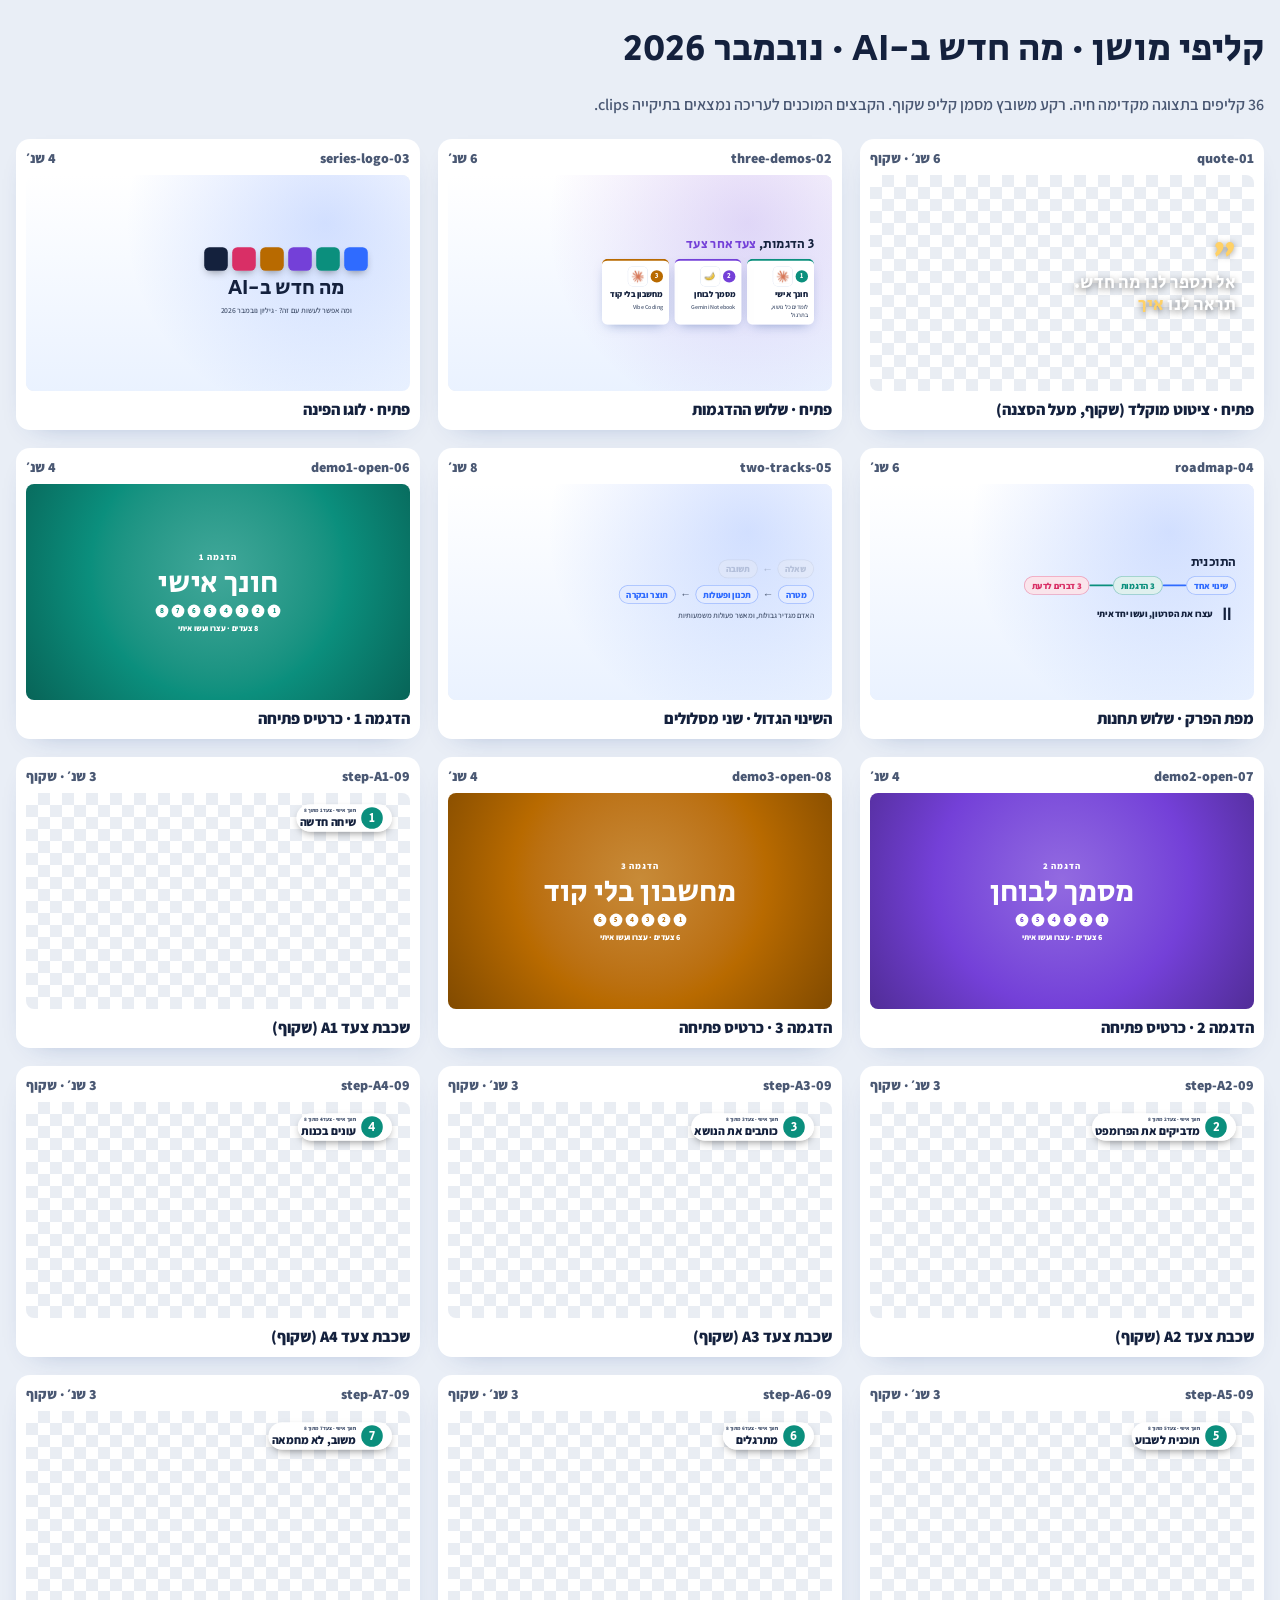
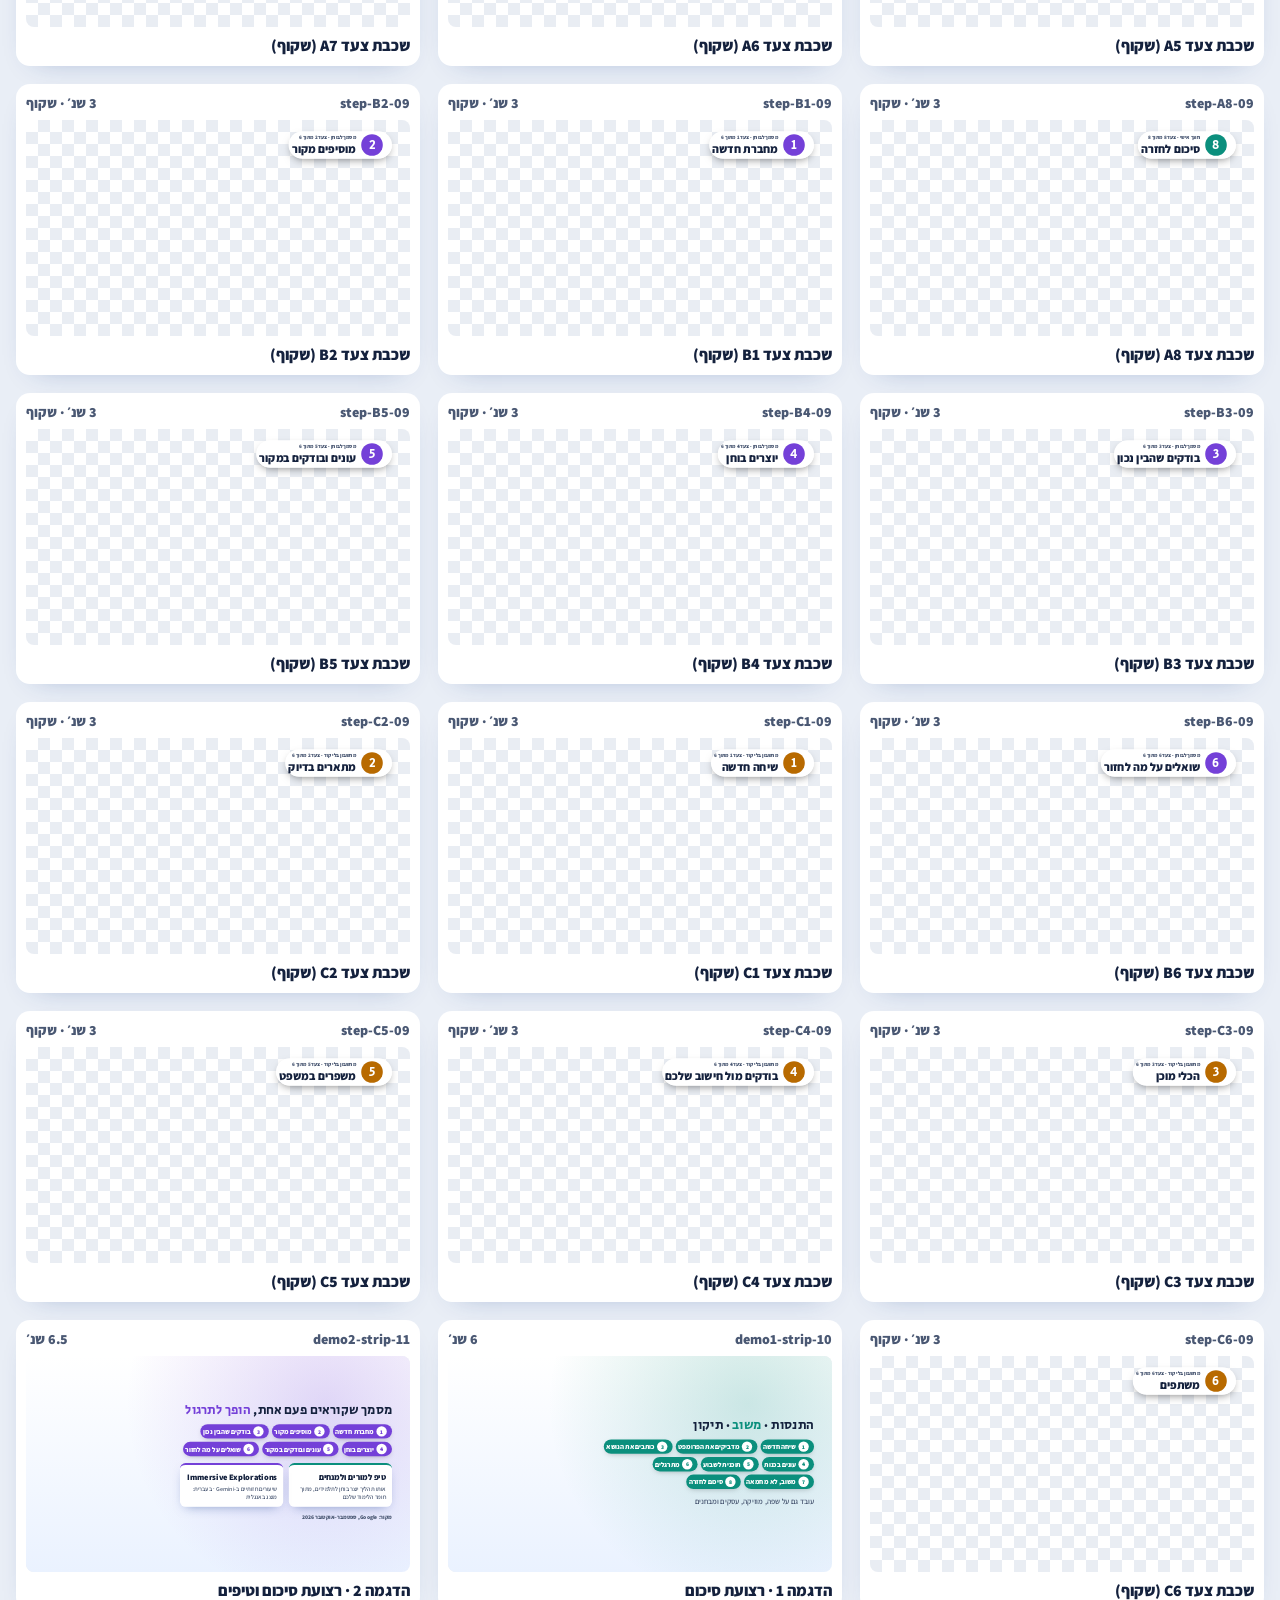
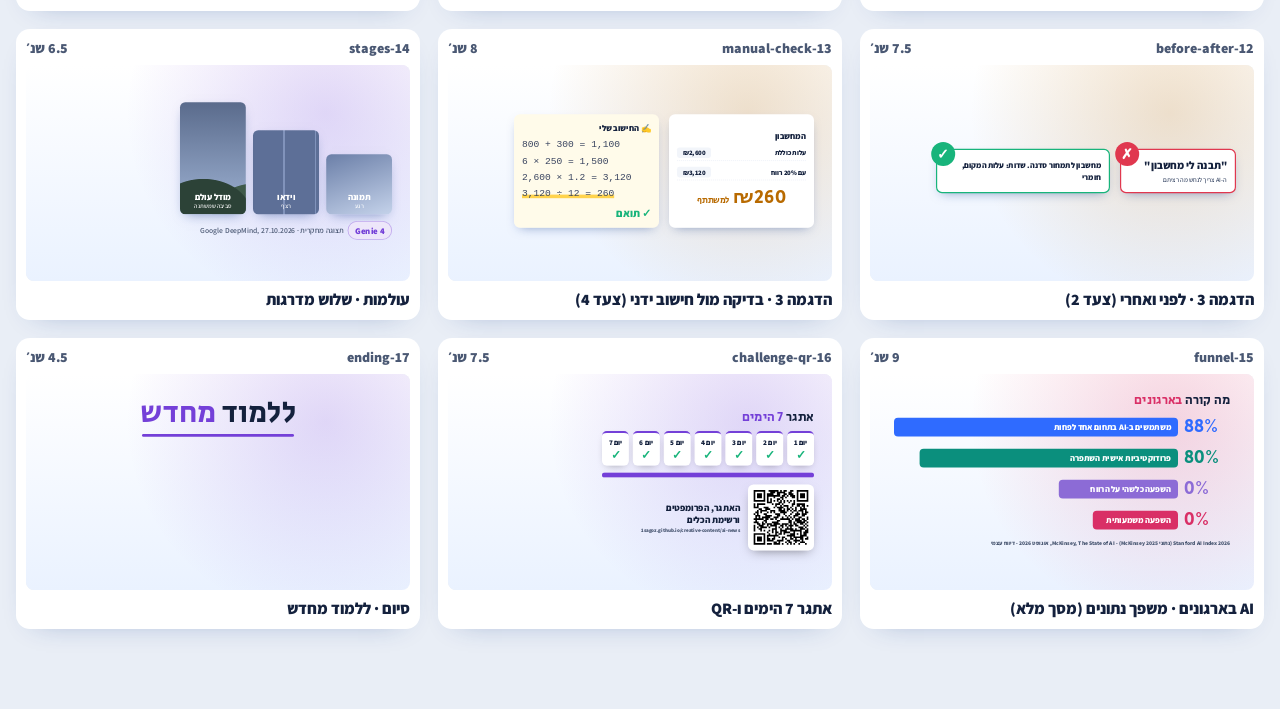
<file: ai-news/scripts/motion/motion.html>
<!doctype html>
<html lang="he" dir="rtl">
<head>
<meta charset="utf-8">
<meta name="viewport" content="width=device-width,initial-scale=1">
<title>קליפי מושן · מה חדש ב-AI · נובמבר 2026</title>
<link rel="stylesheet" href="fonts/fonts.css">
<style>
:root{--ink:#14213D;--muted:#4A5873;--line:rgba(40,90,170,.16);
  --s1:#2F6BFF;--s2:#D92F66;--s3:#0B8F7D;--s4:#B86A00;--s5:#7440D8;--ok:#18B47B;--bad:#E0384F;--hl:#FFB020;
  --display:"Secular One","Assistant",Arial,sans-serif;--body:"Assistant",Arial,sans-serif}
*{box-sizing:border-box}
html,body{margin:0}
body{font-family:var(--body);color:var(--ink);background:#E9EEF6}
body.render{background:transparent}

/* ---- stage ---- */
.stage{position:relative;width:1920px;height:1080px;overflow:hidden;direction:rtl;font-family:var(--body);color:var(--ink)}
.stage.alpha{background:transparent}
.plate{position:absolute;inset:0;background:
  linear-gradient(rgba(47,107,255,.07) 2px,transparent 2px) 0 0/76px 76px,
  linear-gradient(90deg,rgba(47,107,255,.07) 2px,transparent 2px) 0 0/76px 76px,
  radial-gradient(circle at 78% 22%,color-mix(in srgb,var(--c) 20%,transparent),transparent 58%),
  linear-gradient(180deg,#FFFFFF,#EAF2FF)}
.plate.solid{background:radial-gradient(circle at 50% 40%,color-mix(in srgb,var(--c) 78%,#fff),var(--c) 55%,color-mix(in srgb,var(--c) 70%,#000))}
.area{position:absolute;top:150px;right:90px;width:1060px;bottom:170px;display:grid;align-content:center;gap:34px}
.center{position:absolute;inset:0;display:grid;place-items:center;align-content:center;text-align:center;gap:26px}
h1,h2,h3{margin:0;font-family:var(--display);font-weight:400;line-height:1.1}
.h1{font-family:var(--display);font-size:104px;line-height:1.05}
.h2{font-family:var(--display);font-size:66px;line-height:1.1}
.sub{font-size:38px;font-weight:600;color:var(--muted)}
.c{color:var(--c)}

/* ---- seekable CSS animations (paused + currentTime set by seek) ---- */
.a{animation-duration:var(--du,.7s);animation-delay:var(--d,0s);animation-fill-mode:both;animation-timing-function:cubic-bezier(.2,.8,.2,1)}
.up{animation-name:up}@keyframes up{from{opacity:0;transform:translateY(46px)}to{opacity:1;transform:none}}
.fade{animation-name:fade}@keyframes fade{from{opacity:0}to{opacity:1}}
.pop{animation-name:pop;animation-timing-function:cubic-bezier(.34,1.56,.64,1)}@keyframes pop{from{opacity:0;transform:scale(.4)}to{opacity:1;transform:none}}
.fromR{animation-name:fromR}@keyframes fromR{from{opacity:0;transform:translateX(120px)}to{opacity:1;transform:none}}
.drop{animation-name:drop;animation-timing-function:cubic-bezier(.34,1.4,.64,1)}@keyframes drop{from{opacity:0;transform:translateY(-420px) rotate(-14deg)}to{opacity:1;transform:none}}
.grow{animation-name:grow;transform-origin:right center}@keyframes grow{from{transform:scaleX(0)}to{transform:scaleX(1)}}
.growY{animation-name:growY;transform-origin:center bottom}@keyframes growY{from{transform:scaleY(0)}to{transform:scaleY(1)}}
.dim{animation-name:dim;animation-fill-mode:forwards}@keyframes dim{from{opacity:1}to{opacity:.32}}
.lit{animation-name:lit}@keyframes lit{from{background:#fff;color:var(--muted)}to{background:var(--c);color:#fff}}
.pulse{animation-name:pulse;animation-duration:.9s}@keyframes pulse{0%,100%{transform:none}45%{transform:scale(1.08)}}
.mark{animation-name:mark;animation-fill-mode:both;background-repeat:no-repeat;background-image:linear-gradient(#FFD34D,#FFD34D);background-position:100% 88%}
@keyframes mark{from{background-size:0% 34%}to{background-size:100% 34%}}
.toYellow{animation-name:toYellow}@keyframes toYellow{from{color:#fff}to{color:#FFD166}}

/* ---- components ---- */
.chip{display:inline-flex;align-items:center;gap:14px;font-size:44px;font-weight:800;padding:14px 34px;border-radius:999px;background:color-mix(in srgb,var(--cc,var(--c)) 13%,#fff);color:var(--cc,var(--c));border:4px solid color-mix(in srgb,var(--cc,var(--c)) 38%,transparent)}
.flow{display:flex;align-items:center;gap:22px;flex-wrap:wrap}
.arr{font-size:54px;font-weight:800;color:var(--muted)}
.card{background:#fff;border-radius:28px;padding:30px;display:grid;gap:14px;align-content:start;border-top:10px solid var(--cc,var(--c));box-shadow:0 22px 60px -28px rgba(20,60,140,.55)}
.card b{font-size:42px}
.card small{font-size:30px;color:var(--muted);font-weight:600}
.logo{width:96px;height:96px;border-radius:22px;background:#fff;object-fit:contain;padding:10px;box-shadow:0 0 0 2px var(--line)}
.txtlogo{display:inline-grid;place-items:center;height:96px;padding:0 30px;border-radius:22px;background:#111;color:#fff;font-weight:800;font-size:38px}
.row{display:flex;gap:28px;align-items:stretch}
.row > .card{flex:1 1 0;min-width:0}
.num{display:inline-grid;place-items:center;width:62px;height:62px;border-radius:50%;background:var(--cc,var(--c));color:#fff;font-family:var(--display);font-size:36px}
.quote{font-family:var(--display);font-size:92px;line-height:1.2;color:#fff;text-shadow:0 6px 30px rgba(0,0,0,.55)}
.qmark{font-family:var(--display);font-size:200px;line-height:.6;color:#FFD166;text-shadow:0 6px 30px rgba(0,0,0,.4)}
.cubes{display:flex;gap:22px;justify-content:center}
.cubes i{width:118px;height:118px;border-radius:26px;display:block;box-shadow:0 20px 40px -16px rgba(0,0,0,.45)}
.line{height:8px;border-radius:8px;background:var(--c);flex:1 1 60px;min-width:40px}
.step{position:absolute;top:56px;right:90px;display:flex;align-items:center;gap:26px;background:#fff;padding:14px 46px 14px 16px;border-radius:999px;box-shadow:0 18px 50px -18px rgba(0,0,0,.55)}
.step i{width:108px;height:108px;border-radius:50%;background:var(--c);color:#fff;font-style:normal;font-family:var(--display);font-size:66px;display:grid;place-items:center}
.step b{font-size:58px;font-weight:800}
.step small{display:block;font-size:26px;color:var(--muted);font-weight:700}
.pills{display:flex;gap:16px;flex-wrap:wrap}
.pill{display:inline-flex;align-items:center;gap:12px;font-size:34px;font-weight:800;padding:10px 26px 10px 12px;border-radius:999px;background:#fff;color:var(--muted);box-shadow:0 10px 30px -16px rgba(0,0,0,.4)}
.pill i{width:52px;height:52px;border-radius:50%;background:color-mix(in srgb,var(--c) 18%,#fff);color:var(--c);font-style:normal;display:grid;place-items:center;font-size:28px}
.pill.lit i{background:#fff}
.box2{background:#fff;border-radius:30px;padding:40px;display:grid;gap:18px;align-content:center;box-shadow:0 22px 60px -28px rgba(20,60,140,.55);position:relative}
.stamp{position:absolute;top:-40px;left:-30px;width:120px;height:120px;border-radius:50%;display:grid;place-items:center;color:#fff;font-size:72px;font-weight:800}
.fld{display:grid;grid-template-columns:1fr auto;gap:20px;align-items:center;font-size:34px;font-weight:700;padding:12px 0;border-bottom:2px dashed var(--line)}
.fld span{background:#F2F5FA;border-radius:12px;padding:4px 22px;min-width:170px;text-align:center;font-variant-numeric:tabular-nums;direction:ltr}
.big-num{font-family:var(--display);font-size:96px;color:var(--c);font-variant-numeric:tabular-nums}
.hand{font-family:ui-monospace,Menlo,monospace;font-size:48px;line-height:1.7;direction:ltr;text-align:left;color:#3A4560}
.hand div{clip-path:inset(0 100% 0 0);animation-name:reveal;animation-timing-function:linear}
@keyframes reveal{from{clip-path:inset(0 100% 0 0)}to{clip-path:inset(0 0 0 0)}}
.stages{display:grid;grid-template-columns:1fr 1fr 1fr;gap:36px;align-items:end;height:560px}
.stg{border-radius:26px;position:relative;overflow:hidden;display:grid;place-items:end center;padding:26px;color:#fff;font-weight:800;font-size:44px;text-align:center;line-height:1.15;box-shadow:0 22px 60px -28px rgba(20,60,140,.6)}
.stg small{display:block;font-size:30px;font-weight:600;opacity:.9}
.stg1{height:300px;background:linear-gradient(160deg,#6b7fa8,#c4d2ea)}
.stg2{height:420px;background:repeating-linear-gradient(90deg,#5d6f97 0 150px,#8193bb 150px 158px)}
.stg3{height:560px;background:linear-gradient(#5a6b8c,#9fb3d4)}
.stg3 .world{position:absolute;inset:auto -40% 0 -40%;height:55%;background:radial-gradient(ellipse at 30% 100%,#2c4237 40%,transparent 41%),radial-gradient(ellipse at 75% 100%,#3f5a4a 35%,transparent 36%);animation-name:pan;animation-timing-function:ease-in-out}
@keyframes pan{from{transform:translateX(-12%)}to{transform:translateX(12%)}}
.fb{display:grid;grid-template-columns:230px 1fr;align-items:center;gap:30px}
.fb b{font-family:var(--display);font-weight:400;font-size:90px;color:var(--cc);text-align:left;direction:ltr;font-variant-numeric:tabular-nums}
.fb .bar{height:94px;border-radius:20px;background:var(--cc);width:var(--w);display:flex;align-items:center;padding-inline-start:34px;color:#fff;font-weight:800;font-size:42px;white-space:nowrap}
.src{font-size:28px;font-weight:700;color:var(--muted)}
.days{display:flex;gap:20px}
.day{flex:1;background:#fff;border-radius:24px;padding:24px 8px;text-align:center;font-weight:800;font-size:36px;border-top:10px solid var(--c);display:grid;gap:10px;box-shadow:0 16px 40px -22px rgba(0,0,0,.4)}
.day i{font-style:normal;color:var(--ok);font-size:58px;line-height:1}
.prog{height:26px;border-radius:99px;background:#E6DEF8;overflow:hidden}
.prog div{height:100%;background:var(--c)}
.qr{width:330px;height:330px;background:#fff;border-radius:28px;padding:20px;box-shadow:0 22px 60px -24px rgba(0,0,0,.5)}
.qr img{width:100%;height:100%;display:block}
.underline{height:14px;border-radius:14px;background:var(--c);width:100%}

/* ---- preview gallery ---- */
.gallery{max-width:1300px;margin:0 auto;padding:28px 16px 80px;display:grid;gap:24px}
.gallery h1{font-family:var(--display);font-weight:400;font-size:38px}
.gallery p{color:var(--muted);margin:0}
.thumbs{display:grid;grid-template-columns:repeat(auto-fill,minmax(400px,1fr));gap:18px}
.thumb{background:#fff;border-radius:14px;padding:10px;display:grid;gap:8px;box-shadow:0 10px 28px -20px rgba(20,60,140,.45)}
.thumb .meta{display:flex;justify-content:space-between;font-weight:700;font-size:14px;color:var(--muted)}
.view{position:relative;aspect-ratio:16/9;overflow:hidden;border-radius:8px;background:repeating-conic-gradient(#e9edf3 0 25%,#fff 0 50%) 0 0/24px 24px}
.view .stage{transform-origin:top right;position:absolute;top:0;right:0}
</style>
</head>
<body>
<div id="root"></div>
<script>
const I = n => `../../../icons/${n}.png`;
const A = (cls,d,extra='') => `data-a="${cls}" data-d="${d}" data-x="${extra}"`;
const STEPS = {
  A:{c:'var(--s3)',name:'חונך אישי',list:['שיחה חדשה','מדביקים את הפרומפט','כותבים את הנושא','עונים בכנות','תוכנית לשבוע','מתרגלים','משוב, לא מחמאה','סיכום לחזרה']},
  B:{c:'var(--s5)',name:'מסמך לבוחן',list:['מחברת חדשה','מוסיפים מקור','בודקים שהבין נכון','יוצרים בוחן','עונים ובודקים במקור','שואלים על מה לחזור']},
  C:{c:'var(--s4)',name:'מחשבון בלי קוד',list:['שיחה חדשה','מתארים בדיוק','הכלי מוכן','בודקים מול חישוב שלכם','משפרים במשפט','משתפים']}
};

const CLIPS = [];
const add = (id,title,dur,c,html,opts={}) => CLIPS.push({id,title,dur,c,html,alpha:!!opts.alpha,plate:opts.plate||'grid'});

add('01-quote','פתיח · ציטוט מוקלד (שקוף, מעל הסצנה)',6,'var(--s5)',`
  <div class="area" style="gap:10px">
    <div ${A('pop',.1)} class="a pop qmark">״</div>
    <div class="quote"><span data-type="0.35,2.0">אל תספר לנו מה חדש.</span><br><span data-type="2.2,4.1">תראה לנו </span><span ${A('toYellow',4.25,'--du:.4s')}><span data-type="2.2,4.1" data-off="10">איך עושים</span></span><span data-type="2.2,4.1" data-off="19"> את זה.</span></div>
  </div>`,{alpha:true});

add('02-three-demos','פתיח · שלוש ההדגמות',6,'var(--s5)',`
  <div class="area">
    <div ${A('up',.2)} class="a up h2">3 הדגמות, <span class="c">צעד אחר צעד</span></div>
    <div class="row">
      <div ${A('fromR',.8)} class="a fromR card" style="--cc:var(--s3)"><div class="flow" style="gap:16px"><span class="num">1</span><img class="logo" src="${I('claude')}" alt=""></div><b>חונך אישי</b><small>לומדים כל נושא, בתרגול</small></div>
      <div ${A('fromR',1.1)} class="a fromR card" style="--cc:var(--s5)"><div class="flow" style="gap:16px"><span class="num">2</span><img class="logo" src="${I('gemini')}" alt=""></div><b>מסמך לבוחן</b><small>Gemini Notebook</small></div>
      <div ${A('fromR',1.4)} class="a fromR card" style="--cc:var(--s4)"><div class="flow" style="gap:16px"><span class="num">3</span><img class="logo" src="${I('claude')}" alt=""></div><b>מחשבון בלי קוד</b><small>Vibe Coding</small></div>
    </div>
  </div>`);

add('03-series-logo','פתיח · לוגו הפינה',4,'var(--s1)',`
  <div class="area" style="justify-items:center;text-align:center;gap:30px">
    <div class="cubes">${['var(--s1)','var(--s3)','var(--s5)','var(--s4)','var(--s2)','#14213D'].map((c,i)=>`<i ${A('drop',.1+i*.12,`background:${c};--du:.8s`)}></i>`).join('')}</div>
    <div ${A('up',1.3)} class="a up h1">מה חדש ב-AI</div>
    <div ${A('fade',1.8)} class="a fade sub">ומה אפשר לעשות עם זה? · גיליון נובמבר 2026</div>
  </div>`);

add('04-roadmap','מפת הפרק · שלוש תחנות',6,'var(--s1)',`
  <div class="area">
    <div ${A('up',.1)} class="a up h2">התוכנית</div>
    <div class="flow" style="gap:0;flex-wrap:nowrap">
      <span ${A('pop',.4)} class="a pop chip" style="--cc:var(--s1)">שינוי אחד</span>
      <span ${A('grow',1.0,'--du:.6s;background:var(--s1)')} class="a grow line"></span>
      <span ${A('pop',1.6)} class="a pop chip" style="--cc:var(--s3)">3 הדגמות</span>
      <span ${A('grow',2.3,'--du:.6s;background:var(--s3)')} class="a grow line"></span>
      <span ${A('pop',3.0)} class="a pop chip" style="--cc:var(--s2)">3 דברים לדעת</span>
    </div>
    <div class="flow" style="gap:26px">
      <span ${A('pop',4.2,'font-size:90px;display:inline-block')} class="a pop">⏸</span>
      <span ${A('fade',4.4)} class="a fade" style="font-size:46px;font-weight:800">עצרו את הסרטון, ועשו יחד איתי</span>
    </div>
  </div>`);

add('05-two-tracks','השינוי הגדול · שני מסלולים',8,'var(--s1)',`
  <div class="area">
    <div ${A('dim',1.6,'--du:.6s')} class="a dim">
      <div class="flow"><span ${A('pop',.2)} class="a pop chip" style="--cc:#6B7790">שאלה</span><span ${A('fade',.5)} class="a fade arr">←</span><span ${A('pop',.6)} class="a pop chip" style="--cc:#6B7790">תשובה</span></div>
    </div>
    <div class="flow">
      <span ${A('pop',2.0)} class="a pop chip">מטרה</span><span ${A('fade',2.9)} class="a fade arr">←</span>
      <span ${A('pop',3.2)} class="a pop chip">תכנון ופעולות</span><span ${A('fade',4.1)} class="a fade arr">←</span>
      <span ${A('pop',4.4)} class="a pop chip">תוצר ובקרה</span>
    </div>
    <div ${A('up',5.6)} class="a up sub">האדם מגדיר גבולות, ומאשר פעולות משמעותיות</div>
  </div>`);

[['06-demo1-open','A',1],['07-demo2-open','B',2],['08-demo3-open','C',3]].forEach(([id,k,n])=>{
  const s=STEPS[k];
  add(id,`הדגמה ${n} · כרטיס פתיחה`,4,s.c,`
  <div class="center" style="color:#fff">
    <div ${A('fade',.1)} class="a fade" style="font-size:44px;font-weight:800;letter-spacing:.12em;opacity:.9">הדגמה ${n}</div>
    <div ${A('up',.35)} class="a up h1" style="font-size:150px">${s.name}</div>
    <div class="flow" style="justify-content:center;gap:16px">${s.list.map((_,i)=>`<span ${A('pop',1.0+i*.14,'width:64px;height:64px;border-radius:50%;background:#fff;color:'+s.c+';display:grid;place-items:center;font-family:var(--display);font-size:34px')} class="a pop">${i+1}</span>`).join('')}</div>
    <div ${A('fade',1.0+s.list.length*.14+.2)} class="a fade" style="font-size:40px;font-weight:700">${s.list.length} צעדים · עצרו ועשו איתי</div>
  </div>`,{plate:'solid'});
});

Object.entries(STEPS).forEach(([k,s])=>{
  s.list.forEach((t,i)=>{
    add(`09-step-${k}${i+1}`,`שכבת צעד ${k}${i+1} (שקוף)`,3,s.c,`
    <div ${A('fromR',.05,'--du:.55s')} class="a fromR step"><i ${A('pop',.25)} class="a pop">${i+1}</i><div><small>${s.name} · צעד ${i+1} מתוך ${s.list.length}</small><b>${t}</b></div></div>`,{alpha:true});
  });
});

const strip = (k,extra,head) => { const s=STEPS[k]; return `
  <div class="area">
    ${head}
    <div class="pills">${s.list.map((t,i)=>`<span ${A('lit',.6+i*.22,'--du:.3s')} class="a lit pill"><i>${i+1}</i>${t}</span>`).join('')}</div>
    ${extra}
  </div>`; };
add('10-demo1-strip','הדגמה 1 · רצועת סיכום',6,'var(--s3)',strip('A',
  `<div ${A('up',3.0)} class="a up sub">עובד גם על שפה, מוזיקה, עסקים ומבחנים</div>`,
  `<div class="h2"><span ${A('fade',.1)} class="a fade">התנסות · </span><span ${A('fade',.3)} class="a fade c">משוב</span><span ${A('fade',.5)} class="a fade"> · תיקון</span></div>`));
add('11-demo2-strip','הדגמה 2 · רצועת סיכום וטיפים',6.5,'var(--s5)',strip('B',
  `<div class="row"><div ${A('fromR',2.4)} class="a fromR card" style="--cc:var(--s3)"><b>טיפ למורים ולמנחים</b><small>אותו תהליך יוצר בוחן לתלמידים, מתוך חומר הלימוד שלכם</small></div><div ${A('fromR',3.0)} class="a fromR card"><b>Immersive Explorations</b><small>שיעורים חזותיים ב-Gemini · בעברית: מוצג באנגלית</small></div></div>
   <div ${A('fade',3.8)} class="a fade src">מקור: Google, ספטמבר–אוקטובר 2026</div>`,
  `<div ${A('up',.1)} class="a up h2">מסמך שקוראים פעם אחת, <span class="c">הופך לתרגול</span></div>`));

add('12-before-after','הדגמה 3 · לפני ואחרי (צעד 2)',7.5,'var(--s4)',`
  <div class="area" style="right:90px;width:1500px;left:auto">
    <div style="display:grid;grid-template-columns:1fr 1.5fr;gap:50px;align-items:stretch">
      <div ${A('fromR',.2)} class="a fromR box2" style="border:6px solid var(--bad)">
        <div ${A('pop',1.2)} class="a pop stamp" style="background:var(--bad)">✗</div>
        <b style="font-size:54px">"תבנה לי מחשבון"</b><span class="sub" style="font-size:32px">ה-AI צריך לנחש מה רציתם</span>
      </div>
      <div ${A('fromR',1.6)} class="a fromR box2" style="border:6px solid var(--ok)">
        <div ${A('pop',5.6)} class="a pop stamp" style="background:var(--ok)">✓</div>
        <b style="font-size:40px;line-height:1.45" data-type="2.0,5.4">מחשבון לתמחור סדנה. שדות: עלות המקום, חומרים, שעות הכנה והעברה, תעריף לשעה, אחוז רווח. בסוף: מחיר למשתתף לפי מספר המשתתפים.</b>
      </div>
    </div>
  </div>`);

add('13-manual-check','הדגמה 3 · בדיקה מול חישוב ידני (צעד 4)',8,'var(--s4)',`
  <div class="area" style="width:1500px">
    <div style="display:grid;grid-template-columns:1fr 1fr;gap:50px">
      <div ${A('fromR',.1)} class="a fromR box2">
        <b style="font-size:42px">המחשבון</b>
        <div class="fld">עלות כוללת<span data-count="0.6,1.6,0,2600,0,₪">₪0</span></div>
        <div class="fld">עם 20% רווח<span data-count="1.2,2.2,0,3120,0,₪">₪0</span></div>
        <div class="big-num" style="text-align:center"><span data-count="1.8,3.0,0,260,0,₪">₪0</span> <span style="font-size:44px">למשתתף</span></div>
      </div>
      <div ${A('fromR',.5)} class="a fromR box2" style="background:#FFFBEA">
        <b style="font-size:42px">✍ החישוב שלי</b>
        <div class="hand">
          <div ${A('',3.2,'--du:.7s')} class="a">800 + 300 = 1,100</div>
          <div ${A('',4.0,'--du:.7s')} class="a">6 × 250 = 1,500</div>
          <div ${A('',4.8,'--du:.7s')} class="a">2,600 × 1.2 = 3,120</div>
          <div ${A('',5.6,'--du:.7s')} class="a"><span class="a mark" style="--d:6.4s;--du:.5s">3,120 ÷ 12 = 260</span></div>
        </div>
        <div ${A('pop',6.8)} class="a pop" style="font-size:54px;font-weight:800;color:var(--ok)">✓ תואם</div>
      </div>
    </div>
  </div>`);

add('14-stages','עולמות · שלוש מדרגות',6.5,'var(--s5)',`
  <div class="area">
    <div class="stages">
      <div ${A('growY',.3,'--du:.8s')} class="a growY stg stg1"><span>תמונה<small>רגע</small></span></div>
      <div ${A('growY',1.3,'--du:.8s')} class="a growY stg stg2"><span>וידאו<small>רצף</small></span></div>
      <div ${A('growY',2.3,'--du:.8s')} class="a growY stg stg3"><div class="a world" style="--d:2.8s;--du:3.6s"></div><span style="position:relative">מודל עולם<small>סביבה שמשתנה</small></span></div>
    </div>
    <div class="flow"><span ${A('pop',3.6)} class="a pop chip">Genie 4</span><span ${A('fade',3.9)} class="a fade sub">תצוגה מחקרית · Google DeepMind, 27.10.2026</span></div>
  </div>`);

add('15-funnel','AI בארגונים · משפך נתונים (מסך מלא)',9,'var(--s2)',`
  <div style="position:absolute;top:110px;right:120px;left:120px;bottom:300px;display:grid;align-content:center;gap:24px">
    <div ${A('up',.1)} class="a up h2" style="margin-bottom:10px">מה קורה <span class="c">בארגונים</span></div>
    <div class="fb" style="--cc:var(--s1)"><b data-count="0.6,1.6,0,88,0,,%">0%</b><div ${A('grow',.6,'--du:1s;--w:100%')} class="a grow bar">משתמשים ב-AI בתחום אחד לפחות</div></div>
    <div class="fb" style="--cc:var(--s3)"><b data-count="1.9,2.9,0,80,0,,%">0%</b><div ${A('grow',1.9,'--du:1s;--w:91%')} class="a grow bar">פרודוקטיביות אישית השתפרה</div></div>
    <div class="fb" style="--cc:#8C6BD6"><b data-count="3.3,4.3,0,37,0,,%">0%</b><div ${A('grow',3.3,'--du:1s;--w:42%')} class="a grow bar">השפעה כלשהי על הרווח</div></div>
    <div class="fb" style="--cc:var(--s2)"><b data-count="4.7,5.5,0,6,0,,%">0%</b><div ${A('grow',4.7,'--du:.8s;--w:30%')} class="a grow bar">השפעה משמעותית</div></div>
  </div>
  <div ${A('fade',6.4)} class="a fade src" style="position:absolute;right:120px;bottom:215px">Stanford AI Index 2026 (נתוני McKinsey 2025) · McKinsey, The State of AI, אוגוסט 2026 · דיווח עצמי</div>`);

add('16-challenge-qr','אתגר 7 הימים ו-QR',7.5,'var(--s5)',`
  <div class="area">
    <div ${A('up',.1)} class="a up h2">אתגר <span class="c">7 הימים</span></div>
    <div class="days">${[1,2,3,4,5,6,7].map(i=>`<div ${A('up',.3+i*.15)} class="a up day">יום ${i}<i ${A('pop',1.9+i*.35)} class="a pop">✓</i></div>`).join('')}</div>
    <div class="prog"><div ${A('grow',2.1,'--du:2.5s;animation-timing-function:linear')} class="a grow" style="width:100%"></div></div>
    <div class="flow" style="gap:40px;flex-wrap:nowrap">
      <div ${A('pop',4.9)} class="a pop qr"><img src="qr.svg" alt=""></div>
      <div ${A('fade',5.3)} class="a fade" style="font-size:46px;font-weight:800;line-height:1.35">האתגר, הפרומפטים<br>ורשימת הכלים<div class="src" style="font-size:26px;direction:ltr;text-align:right">1sagoz.github.io/creative-content/ai-news</div></div>
    </div>
  </div>`);

add('17-ending','סיום · ללמוד מחדש',4.5,'var(--s5)',`
  <div style="position:absolute;top:120px;left:0;right:0;display:grid;justify-items:center;gap:22px">
    <div class="h1" style="font-size:150px"><span ${A('up',.4)} class="a up" style="display:inline-block">ללמוד</span> <span ${A('up',.9)} class="a up c" style="display:inline-block">מחדש</span></div>
    <div style="width:760px"><div ${A('grow',1.5,'--du:.9s')} class="a grow underline"></div></div>
  </div>`);

/* ---------- engine ---------- */
function build(clip, scale){
  const st=document.createElement('div');
  st.className='stage'+(clip.alpha?' alpha':'');
  st.style.setProperty('--c',clip.c);
  st.innerHTML=(clip.alpha?'':`<div class="plate ${clip.plate==='solid'?'solid':''}"></div>`)+clip.html;
  st.querySelectorAll('[data-a]').forEach(el=>{el.classList.add('a');if(el.dataset.a)el.classList.add(el.dataset.a);el.style.setProperty('--d',el.dataset.d+'s');if(el.dataset.x)el.style.cssText+=';'+el.dataset.x;});
  if(scale) st.style.transform=`scale(${scale})`;
  // typing: split by data-off groups sharing a time window
  st.querySelectorAll('[data-type]').forEach(el=>{el.dataset.full=el.textContent;el.textContent='';});
  st.querySelectorAll('[data-count]').forEach(el=>{el.dataset.fmt=el.dataset.count;});
  return st;
}
function seek(st,t){
  st.getAnimations({subtree:true}).forEach(a=>{a.pause();a.currentTime=t*1000;});
  // typing windows: groups with same window type as one continuous string using offsets
  st.querySelectorAll('[data-type]').forEach(el=>{
    const [t0,t1]=el.dataset.type.split(',').map(Number), full=el.dataset.full;
    // total length of the group = max(off+len) for siblings sharing window
    const group=[...st.querySelectorAll(`[data-type="${el.dataset.type}"]`)];
    const total=Math.max(...group.map(g=>(+g.dataset.off||0)+g.dataset.full.length));
    const p=Math.min(1,Math.max(0,(t-t0)/(t1-t0))), n=Math.round(p*total)-(+el.dataset.off||0);
    el.textContent=full.slice(0,Math.max(0,Math.min(full.length,n)));
  });
  st.querySelectorAll('[data-count]').forEach(el=>{
    const [t0,t1,a,b,dec,pre='',suf='']=el.dataset.fmt.split(',');
    const p=Math.min(1,Math.max(0,(t-+t0)/(+t1-+t0))), e=1-Math.pow(1-p,3);
    const v=(+a)+(+b-+a)*e;
    el.textContent=pre+v.toLocaleString('en-US',{minimumFractionDigits:+dec,maximumFractionDigits:+dec})+suf;
  });
}
window.CLIPS=CLIPS;
const q=new URLSearchParams(location.search), root=document.getElementById('root');
if(q.get('clip')){
  document.body.classList.add('render');
  const clip=CLIPS.find(c=>c.id===q.get('clip'));
  const st=build(clip); root.appendChild(st);
  window.STAGE=st; window.seekTo=t=>seek(st,t); window.DUR=clip.dur; window.ALPHA=clip.alpha;
  seek(st,0);
} else {
  root.innerHTML=`<div class="gallery"><h1>קליפי מושן · מה חדש ב-AI · נובמבר 2026</h1><p>${CLIPS.length} קליפים בתצוגה מקדימה חיה. רקע משובץ מסמן קליפ שקוף. הקבצים המוכנים לעריכה נמצאים בתיקייה clips.</p><div class="thumbs" id="th"></div></div>`;
  const th=document.getElementById('th'), live=[];
  CLIPS.forEach(c=>{
    const card=document.createElement('div');card.className='thumb';
    card.innerHTML=`<div class="meta"><span>${c.id}</span><span>${c.dur} שנ׳${c.alpha?' · שקוף':''}</span></div><div class="view"></div><b>${c.title}</b>`;
    th.appendChild(card);
    const v=card.querySelector('.view'), st=build(c);v.appendChild(st);live.push({st,c,v});
  });
  const fit=()=>live.forEach(o=>o.st.style.transform=`scale(${o.v.clientWidth/1920})`);
  addEventListener('resize',fit);fit();
  const t0=performance.now();
  (function loop(now){const s=(now-t0)/1000;live.forEach(o=>seek(o.st,s%(o.c.dur+1.2)));requestAnimationFrame(loop)})(t0);
}
</script>
</body>
</html>
</file>
<file: ai-news/scripts/motion/fonts/fonts.css>
/* hebrew */
@font-face {
  font-family: 'Assistant';
  font-style: normal;
  font-weight: 600;
  font-display: swap;
  src: url(2sDcZGJYnIjSi6H75xkzamW5O7w.woff2) format('woff2');
  unicode-range: U+0307-0308, U+0590-05FF, U+200C-2010, U+20AA, U+25CC, U+FB1D-FB4F;
}
/* latin-ext */
@font-face {
  font-family: 'Assistant';
  font-style: normal;
  font-weight: 600;
  font-display: swap;
  src: url(2sDcZGJYnIjSi6H75xkzZmW5O7w.woff2) format('woff2');
  unicode-range: U+0100-02BA, U+02BD-02C5, U+02C7-02CC, U+02CE-02D7, U+02DD-02FF, U+0304, U+0308, U+0329, U+1D00-1DBF, U+1E00-1E9F, U+1EF2-1EFF, U+2020, U+20A0-20AB, U+20AD-20C4, U+2113, U+2C60-2C7F, U+A720-A7FF;
}
/* latin */
@font-face {
  font-family: 'Assistant';
  font-style: normal;
  font-weight: 600;
  font-display: swap;
  src: url(2sDcZGJYnIjSi6H75xkzaGW5.woff2) format('woff2');
  unicode-range: U+0000-00FF, U+0131, U+0152-0153, U+02BB-02BC, U+02C6, U+02DA, U+02DC, U+0304, U+0308, U+0329, U+2000-206F, U+20AC, U+2122, U+2191, U+2193, U+2212, U+2215, U+FEFF, U+FFFD;
}
/* hebrew */
@font-face {
  font-family: 'Assistant';
  font-style: normal;
  font-weight: 800;
  font-display: swap;
  src: url(2sDcZGJYnIjSi6H75xkzamW5O7w.woff2) format('woff2');
  unicode-range: U+0307-0308, U+0590-05FF, U+200C-2010, U+20AA, U+25CC, U+FB1D-FB4F;
}
/* latin-ext */
@font-face {
  font-family: 'Assistant';
  font-style: normal;
  font-weight: 800;
  font-display: swap;
  src: url(2sDcZGJYnIjSi6H75xkzZmW5O7w.woff2) format('woff2');
  unicode-range: U+0100-02BA, U+02BD-02C5, U+02C7-02CC, U+02CE-02D7, U+02DD-02FF, U+0304, U+0308, U+0329, U+1D00-1DBF, U+1E00-1E9F, U+1EF2-1EFF, U+2020, U+20A0-20AB, U+20AD-20C4, U+2113, U+2C60-2C7F, U+A720-A7FF;
}
/* latin */
@font-face {
  font-family: 'Assistant';
  font-style: normal;
  font-weight: 800;
  font-display: swap;
  src: url(2sDcZGJYnIjSi6H75xkzaGW5.woff2) format('woff2');
  unicode-range: U+0000-00FF, U+0131, U+0152-0153, U+02BB-02BC, U+02C6, U+02DA, U+02DC, U+0304, U+0308, U+0329, U+2000-206F, U+20AC, U+2122, U+2191, U+2193, U+2212, U+2215, U+FEFF, U+FFFD;
}
/* hebrew */
@font-face {
  font-family: 'Secular One';
  font-style: normal;
  font-weight: 400;
  font-display: swap;
  src: url(8QINdiTajsj_87rMuMdKyqDgOOhLLA.woff2) format('woff2');
  unicode-range: U+0307-0308, U+0590-05FF, U+200C-2010, U+20AA, U+25CC, U+FB1D-FB4F;
}
/* latin-ext */
@font-face {
  font-family: 'Secular One';
  font-style: normal;
  font-weight: 400;
  font-display: swap;
  src: url(8QINdiTajsj_87rMuMdKyqDsOOhLLA.woff2) format('woff2');
  unicode-range: U+0100-02BA, U+02BD-02C5, U+02C7-02CC, U+02CE-02D7, U+02DD-02FF, U+0304, U+0308, U+0329, U+1D00-1DBF, U+1E00-1E9F, U+1EF2-1EFF, U+2020, U+20A0-20AB, U+20AD-20C4, U+2113, U+2C60-2C7F, U+A720-A7FF;
}
/* latin */
@font-face {
  font-family: 'Secular One';
  font-style: normal;
  font-weight: 400;
  font-display: swap;
  src: url(8QINdiTajsj_87rMuMdKyqDiOOg.woff2) format('woff2');
  unicode-range: U+0000-00FF, U+0131, U+0152-0153, U+02BB-02BC, U+02C6, U+02DA, U+02DC, U+0304, U+0308, U+0329, U+2000-206F, U+20AC, U+2122, U+2191, U+2193, U+2212, U+2215, U+FEFF, U+FFFD;
}
</file>
